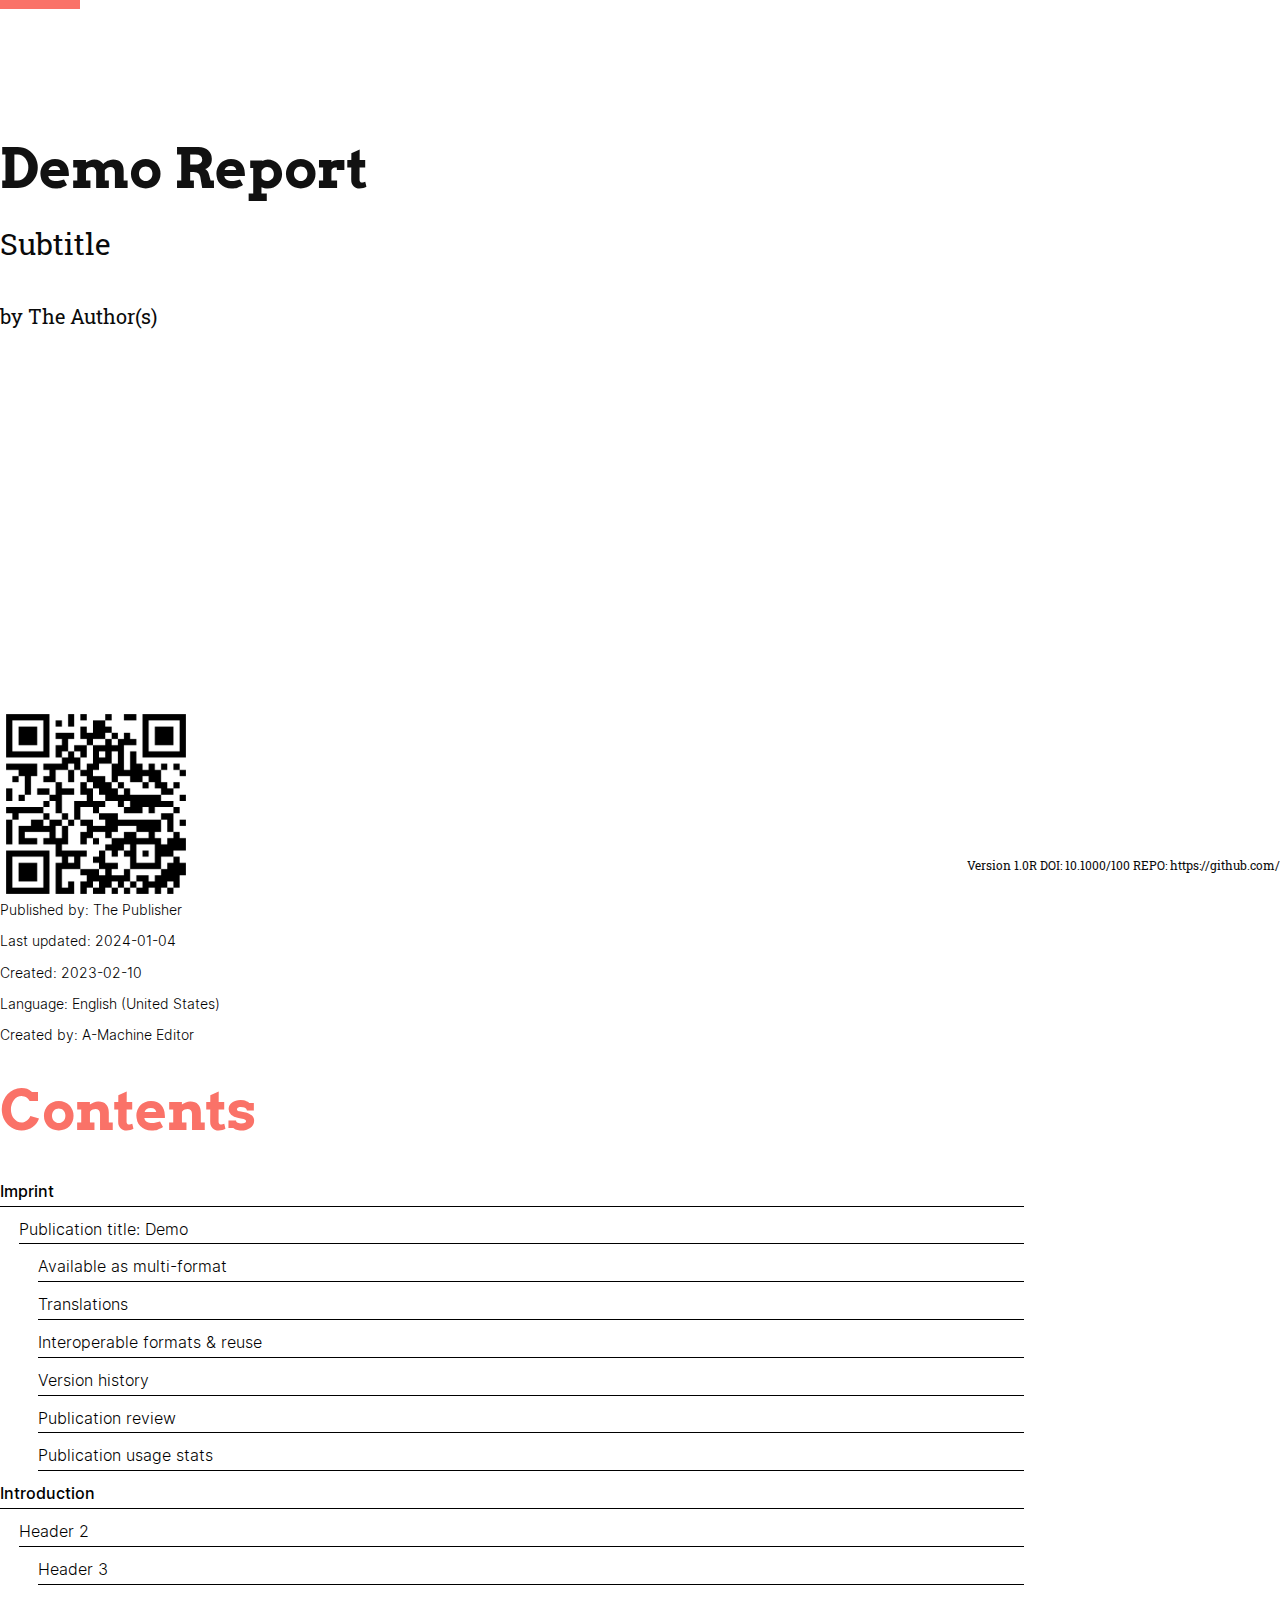
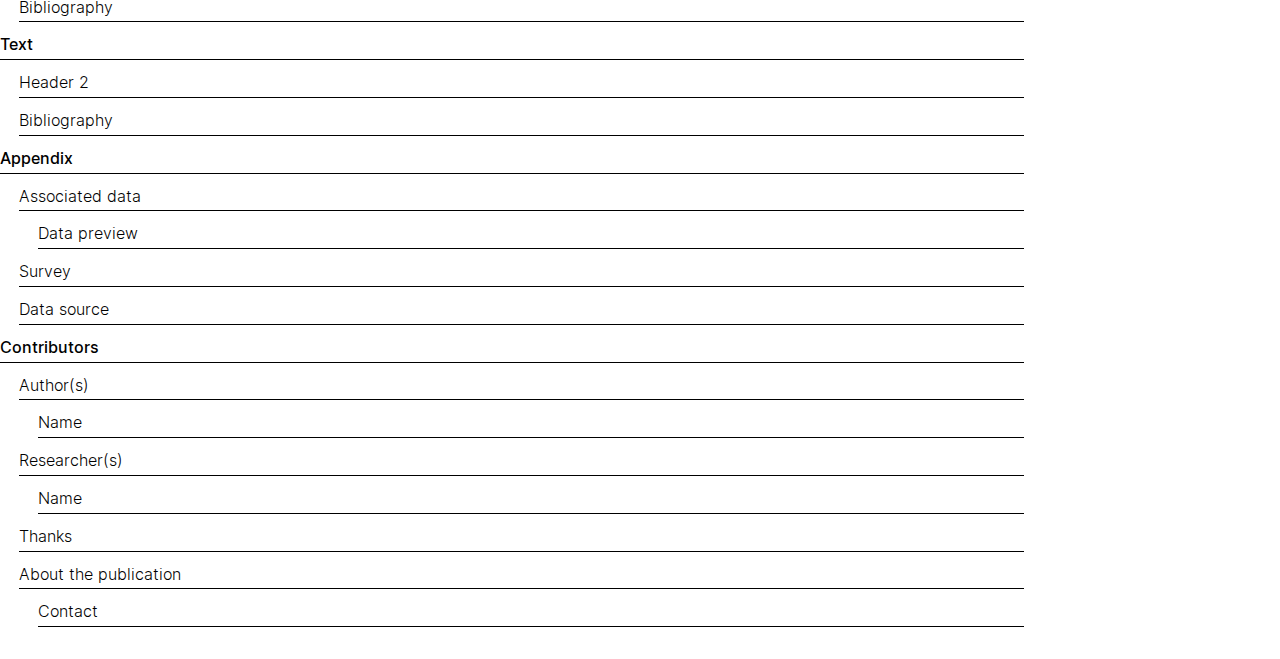
<file: html/index.html>
<!DOCTYPE html>
<html lang="en">
  <head>
    <meta charset="utf-8">
    </meta>
    <title>Demo Report</title>
    <link type="text/css" rel="stylesheet" href="css/book.css" />
    <link type="text/css" rel="stylesheet" href="css/appaloosa.css" />
  </head>
  <body class="book-index">
    <div class="titlepage frontmatter">
      <h1 class="booktitle">Demo Report</h1>
      <h2 class="booksubtitle">Subtitle</h2>
      <h3 class="bookauthor">by The Author(s)</h3>
      <h4 class="bookversion">Version 1.0R DOI: 10.1000/100 REPO: https://github.com/</h4>
    </div>
    <div class="copyrightpage frontmatter">
      <p>Published by: The Publisher</p>
      <p>Last updated: 2024-01-04</p>
      <p>Created: 2023-02-10</p>
      <p>Language: English (United States)</p>
      <p>Created by: A-Machine Editor</p>
    </div>
    <div class="tocpage frontmatter">
      <nav role="doc-toc">
        <ol>
          <li>
            <a href="document-1.html#_1_0">
              Imprint
            </a>
            <ol>
              <li>
                <a href="document-1.html#H6864698">
                  Publication title: Demo
                </a>
                <ol>
                  <li>
                    <a href="document-1.html#H8085668">
                      Available as multi-format
                    </a>
                  </li>
                  <li>
                    <a href="document-1.html#H5866075">
                      Translations
                    </a>
                  </li>
                  <li>
                    <a href="document-1.html#H4022411">
                      Interoperable formats &amp; reuse
                    </a>
                  </li>
                  <li>
                    <a href="document-1.html#H288689">
                      Version history
                    </a>
                  </li>
                  <li>
                    <a href="document-1.html#H3767141">
                      Publication review
                    </a>
                  </li>
                  <li>
                    <a href="document-1.html#H3133638">
                      Publication usage stats
                    </a>
                  </li>
                </ol>
              </li>
            </ol>
          </li>
          <li>
            <a href="document-2.html#_2_0">
              Introduction
            </a>
            <ol>
              <li>
                <a href="document-2.html#H152469">
                  Header 2
                </a>
                <ol>
                  <li>
                    <a href="document-2.html#H940055">
                      Header 3
                    </a>
                    <ol>
                      <li>
                        <a href="document-2.html#H1559559">
                          Header 4
                        </a>
                        <ol>
                          <li>
                            <a href="document-2.html#H7046962">
                              Header 5
                            </a>
                            <ol>
                              <li>
                                <a href="document-2.html#H2507771">
                                  Header 6
                                </a>
                              </li>
                            </ol>
                          </li>
                        </ol>
                      </li>
                    </ol>
                  </li>
                </ol>
              </li>
              <li>
                <a href="document-2.html#_2_1">
                  Bibliography
                </a>
              </li>
            </ol>
          </li>
          <li>
            <a href="document-3.html#_3_0">
              Text
            </a>
            <ol>
              <li>
                <a href="document-3.html#H3719843">
                  Header 2
                </a>
              </li>
              <li>
                <a href="document-3.html#_3_1">
                  Bibliography
                </a>
              </li>
            </ol>
          </li>
          <li>
            <a href="document-4.html#_4_0">
              Appendix
            </a>
            <ol>
              <li>
                <a href="document-4.html#H2118760">
                  Associated data
                </a>
                <ol>
                  <li>
                    <a href="document-4.html#H298432">
                      Data preview
                    </a>
                  </li>
                </ol>
              </li>
              <li>
                <a href="document-4.html#H3599814">
                  Survey
                </a>
              </li>
              <li>
                <a href="document-4.html#H1181349">
                  Data source
                </a>
              </li>
            </ol>
          </li>
          <li>
            <a href="document-5.html#_5_0">
              Contributors
            </a>
            <ol>
              <li>
                <a href="document-5.html#H8801368">
                  Author(s)
                </a>
                <ol>
                  <li>
                    <a href="document-5.html#H7011072">
                      Name
                    </a>
                  </li>
                </ol>
              </li>
              <li>
                <a href="document-5.html#H319339">
                  Researcher(s)
                </a>
                <ol>
                  <li>
                    <a href="document-5.html#H9896496">
                      Name
                    </a>
                  </li>
                </ol>
              </li>
              <li>
                <a href="document-5.html#H1663104">
                  Thanks
                </a>
              </li>
              <li>
                <a href="document-5.html#H6025747">
                  About the publication
                </a>
                <ol>
                  <li>
                    <a href="document-5.html#H5417875">
                      Contact
                    </a>
                    <ol>
                      <li>
                        <a href="document-5.html#H4140235">
                          Organisation name
                        </a>
                        <ol>
                          <li>
                            <a href="document-5.html#H5096991">
                              Find the publication online
                            </a>
                          </li>
                        </ol>
                      </li>
                    </ol>
                  </li>
                </ol>
              </li>
            </ol>
          </li>
        </ol>
      </nav>
    </div>
  </body>
</html>
</file>
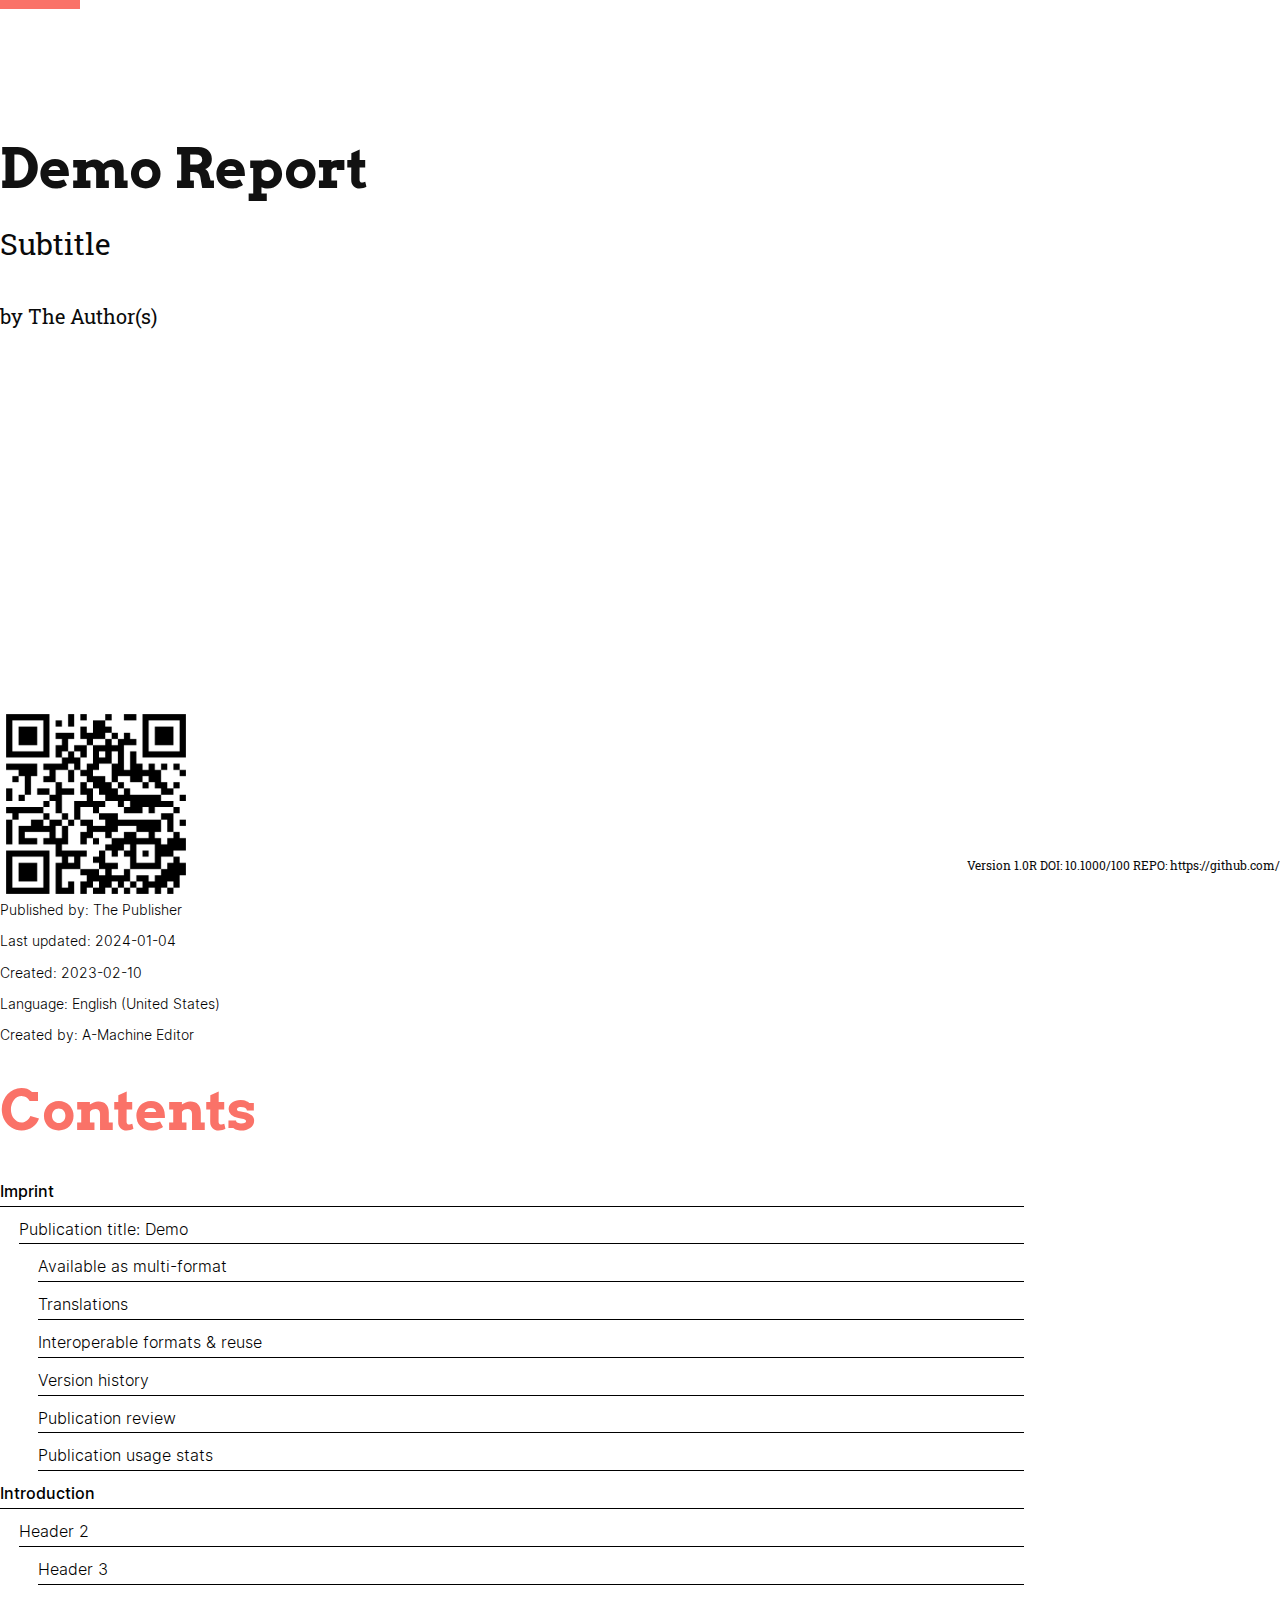
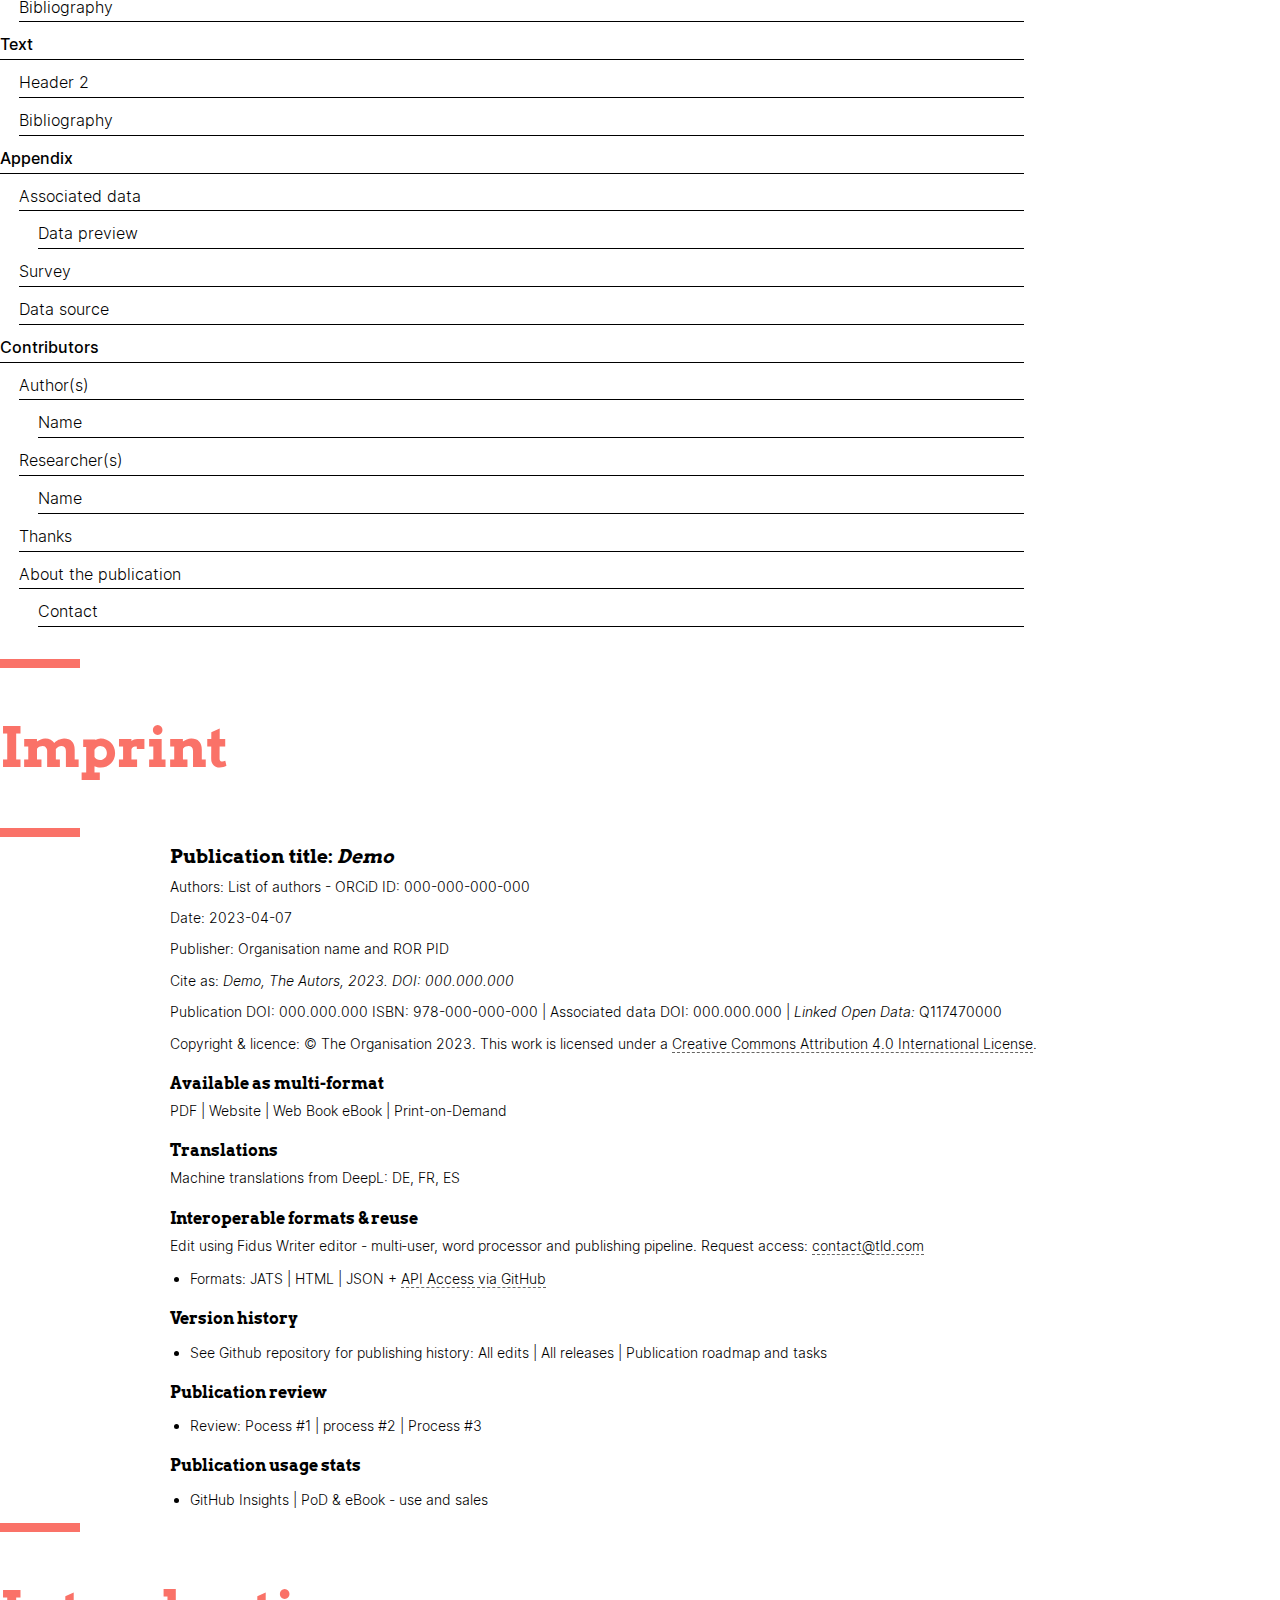
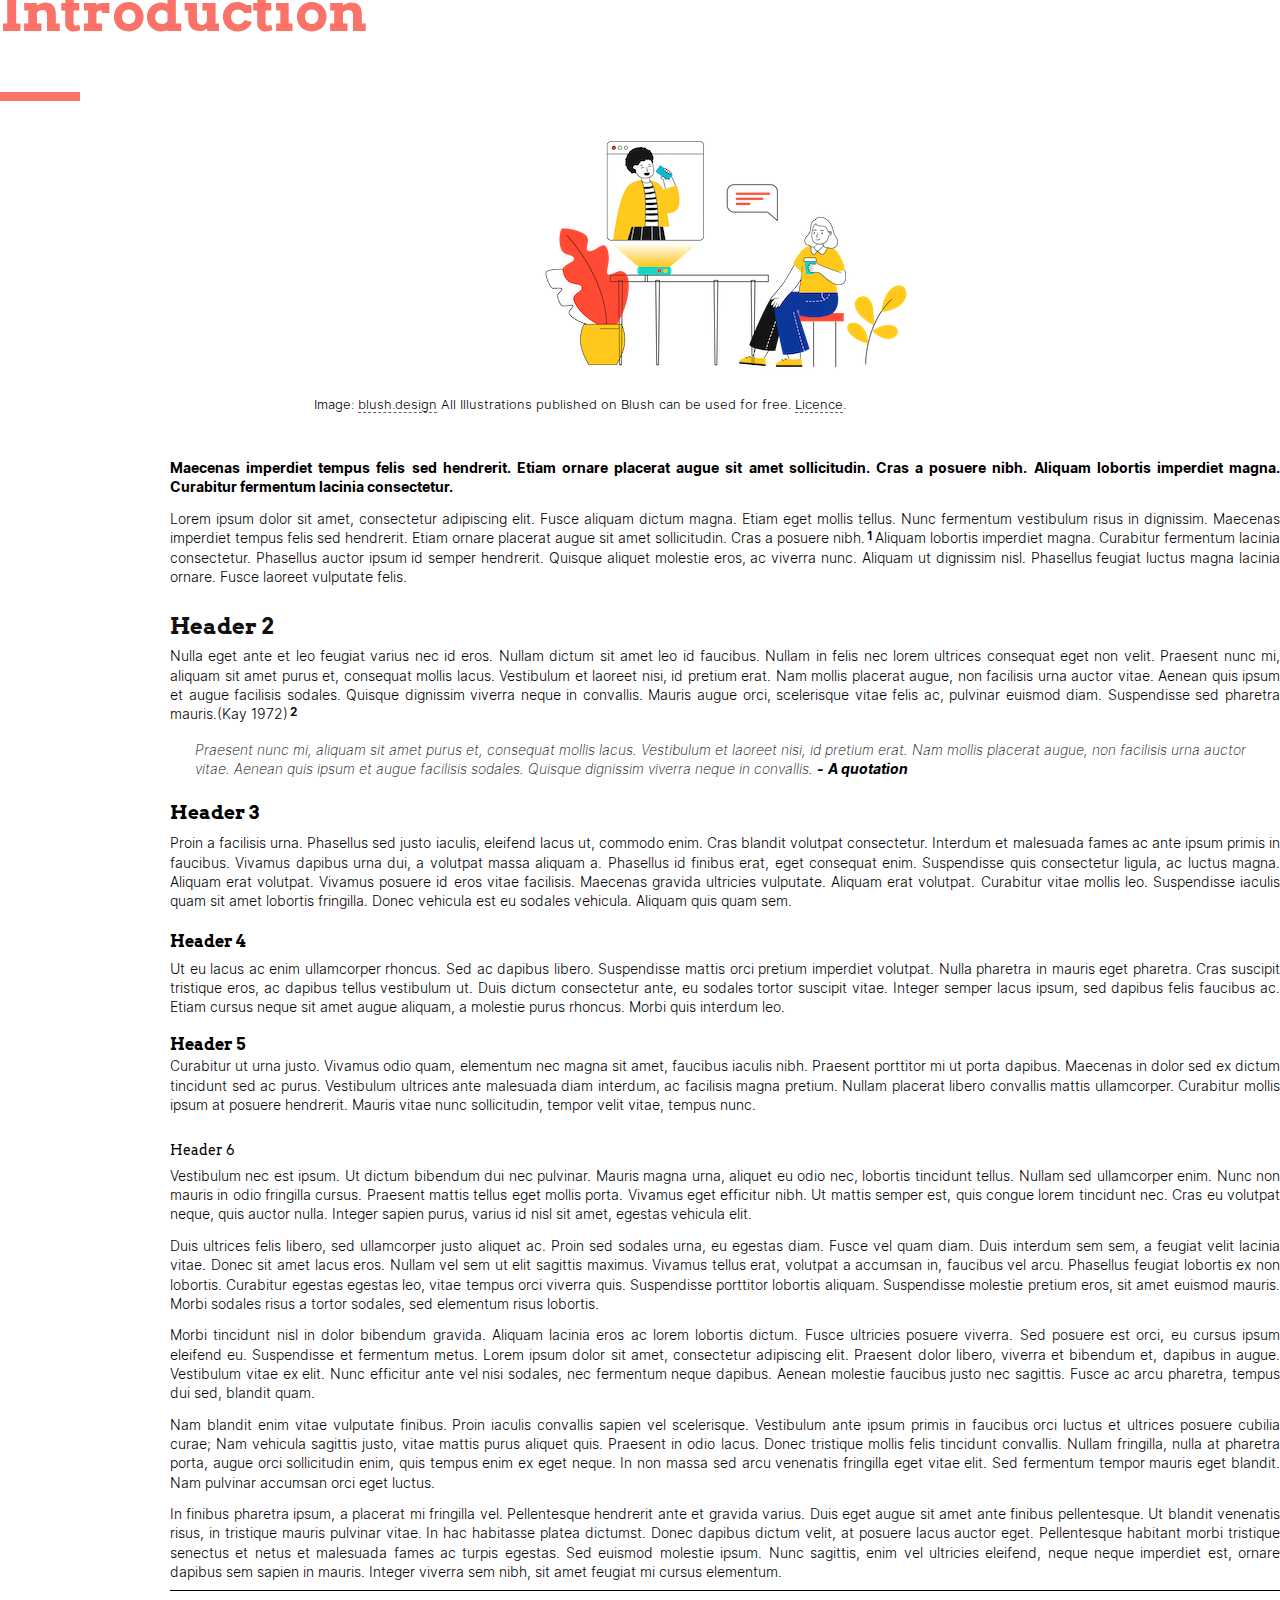
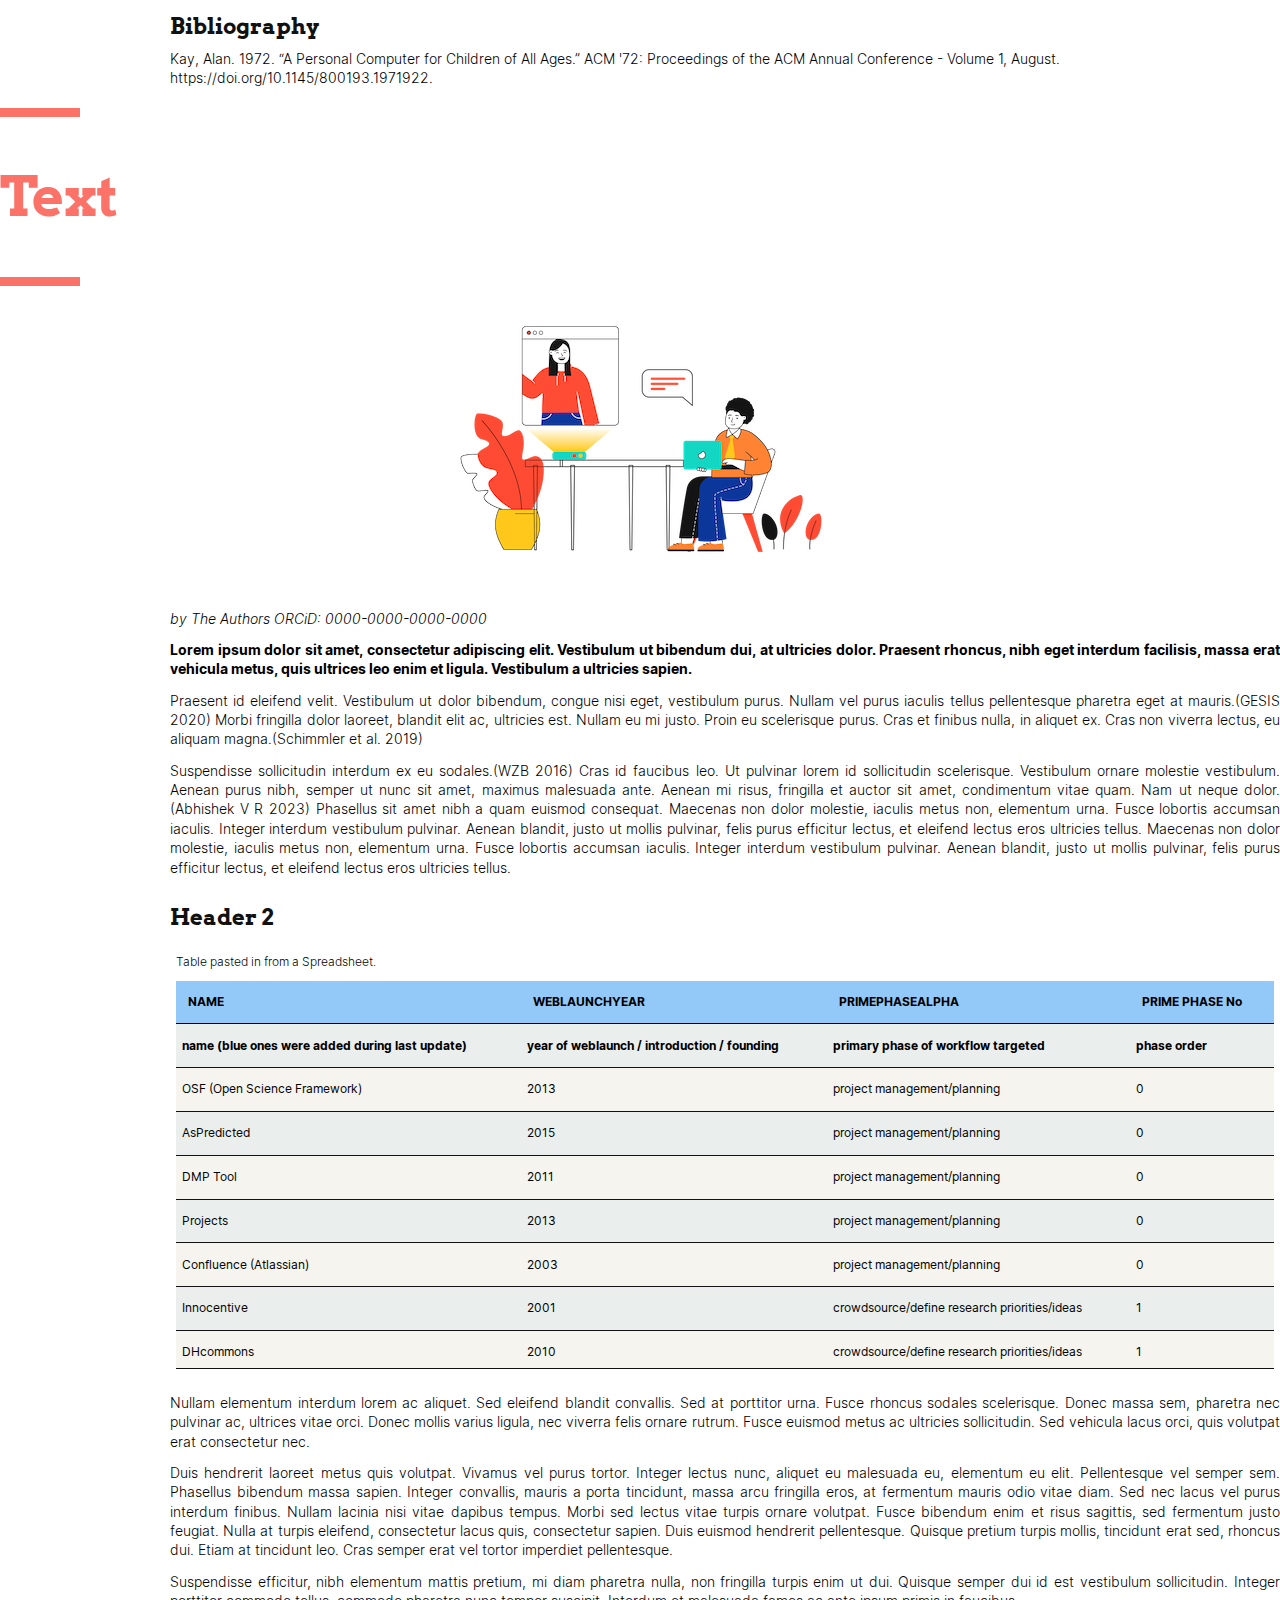
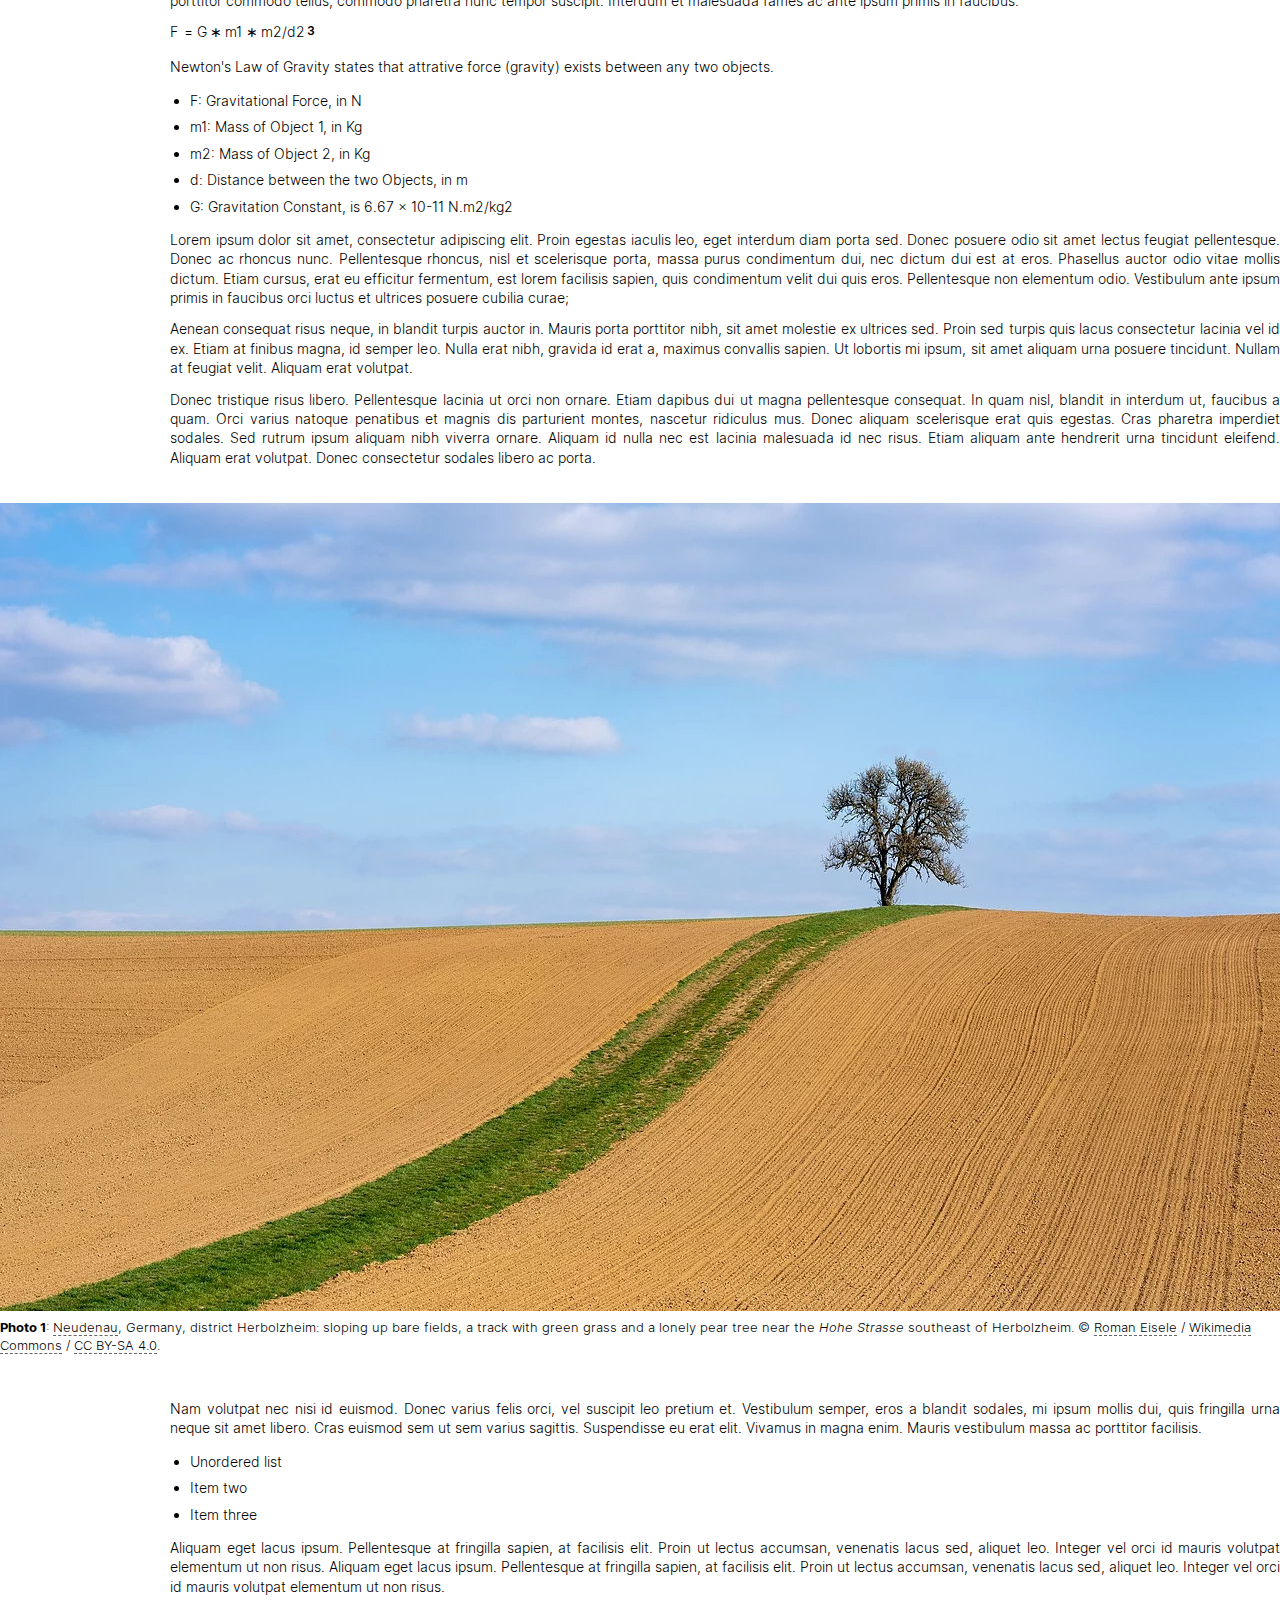
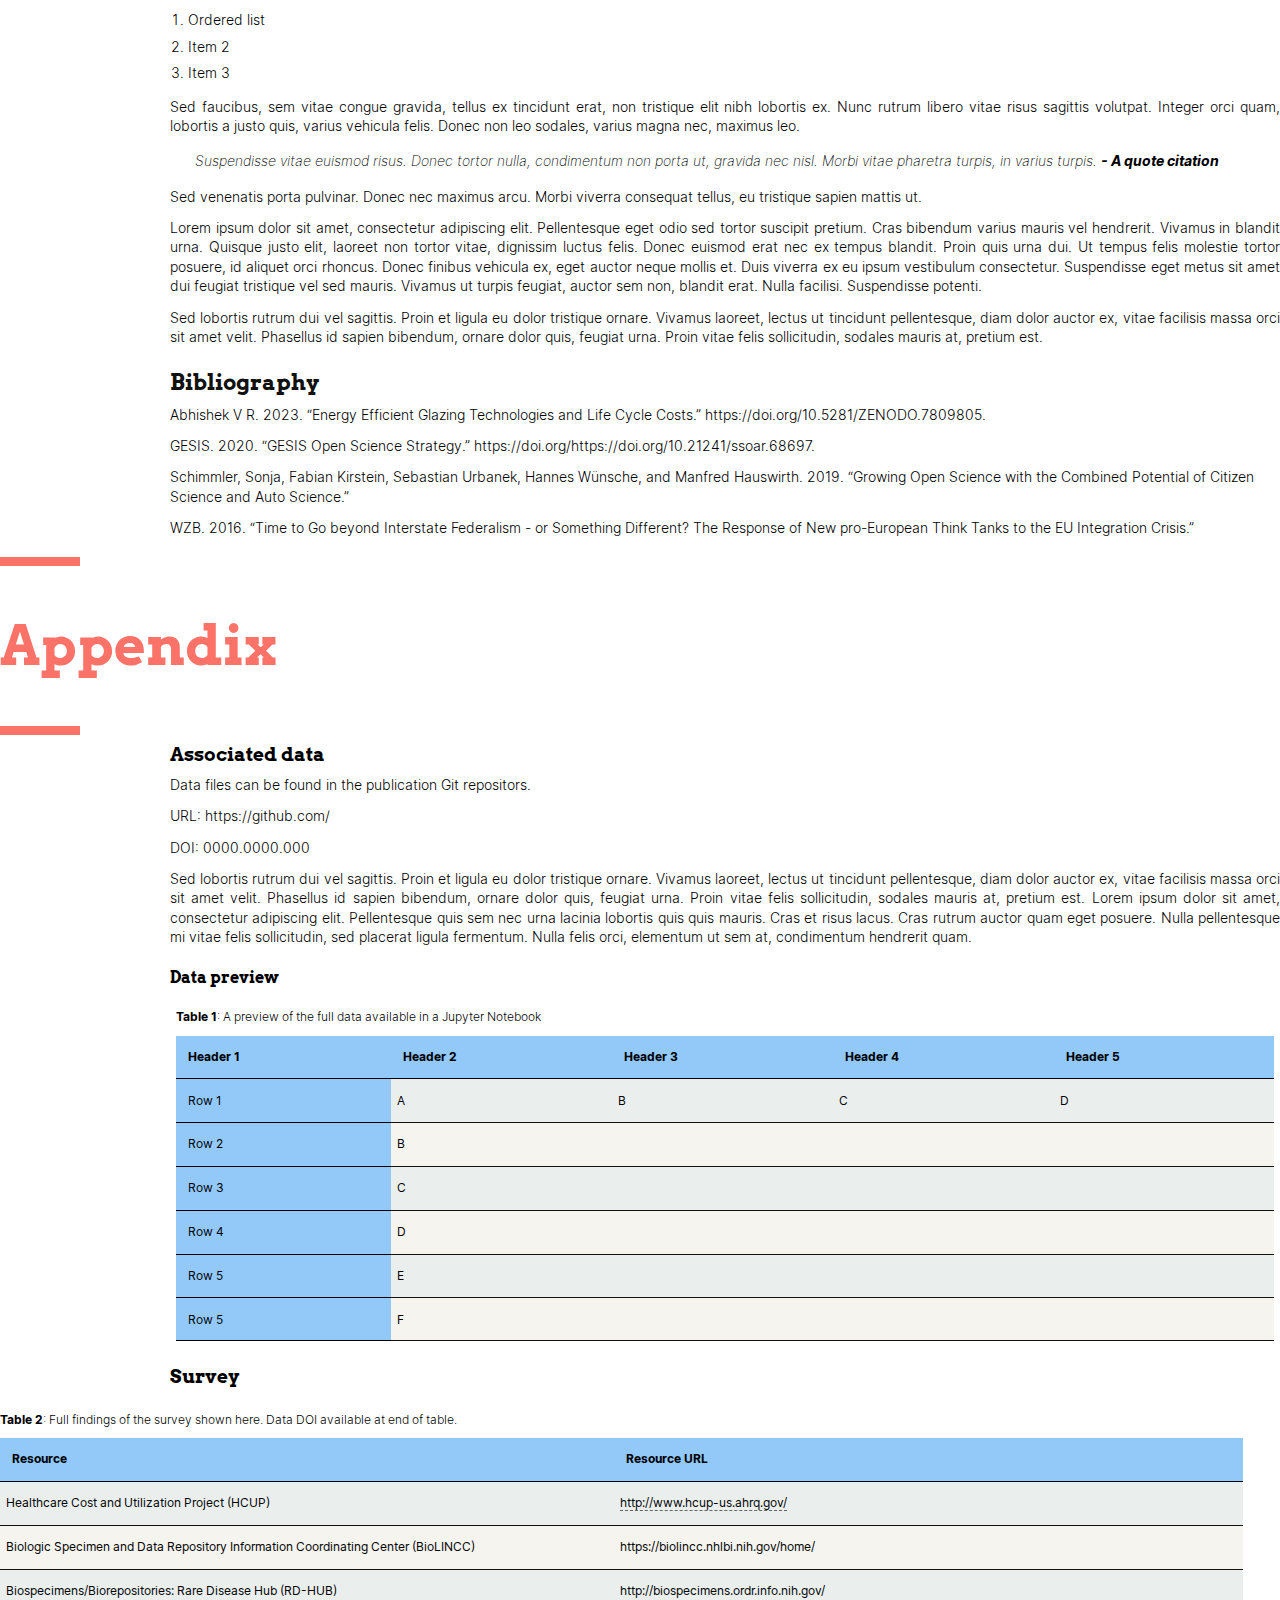
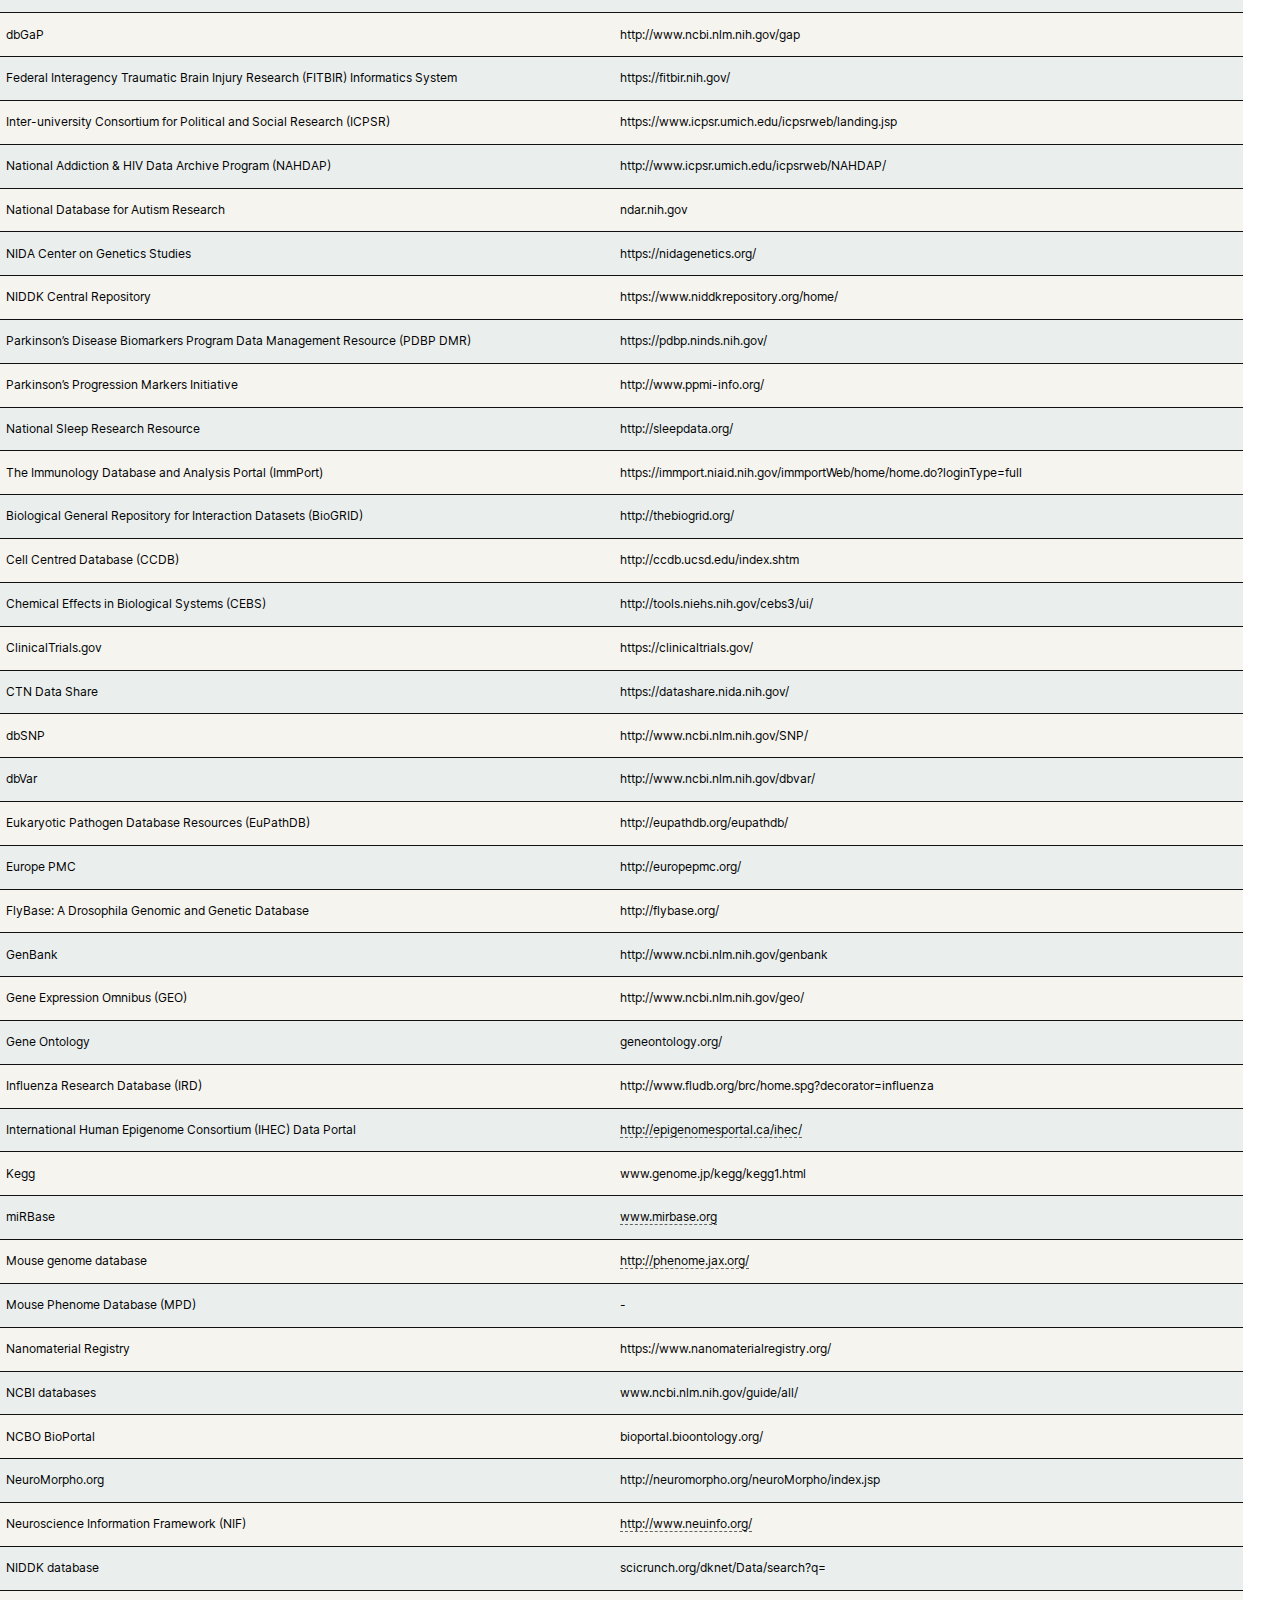
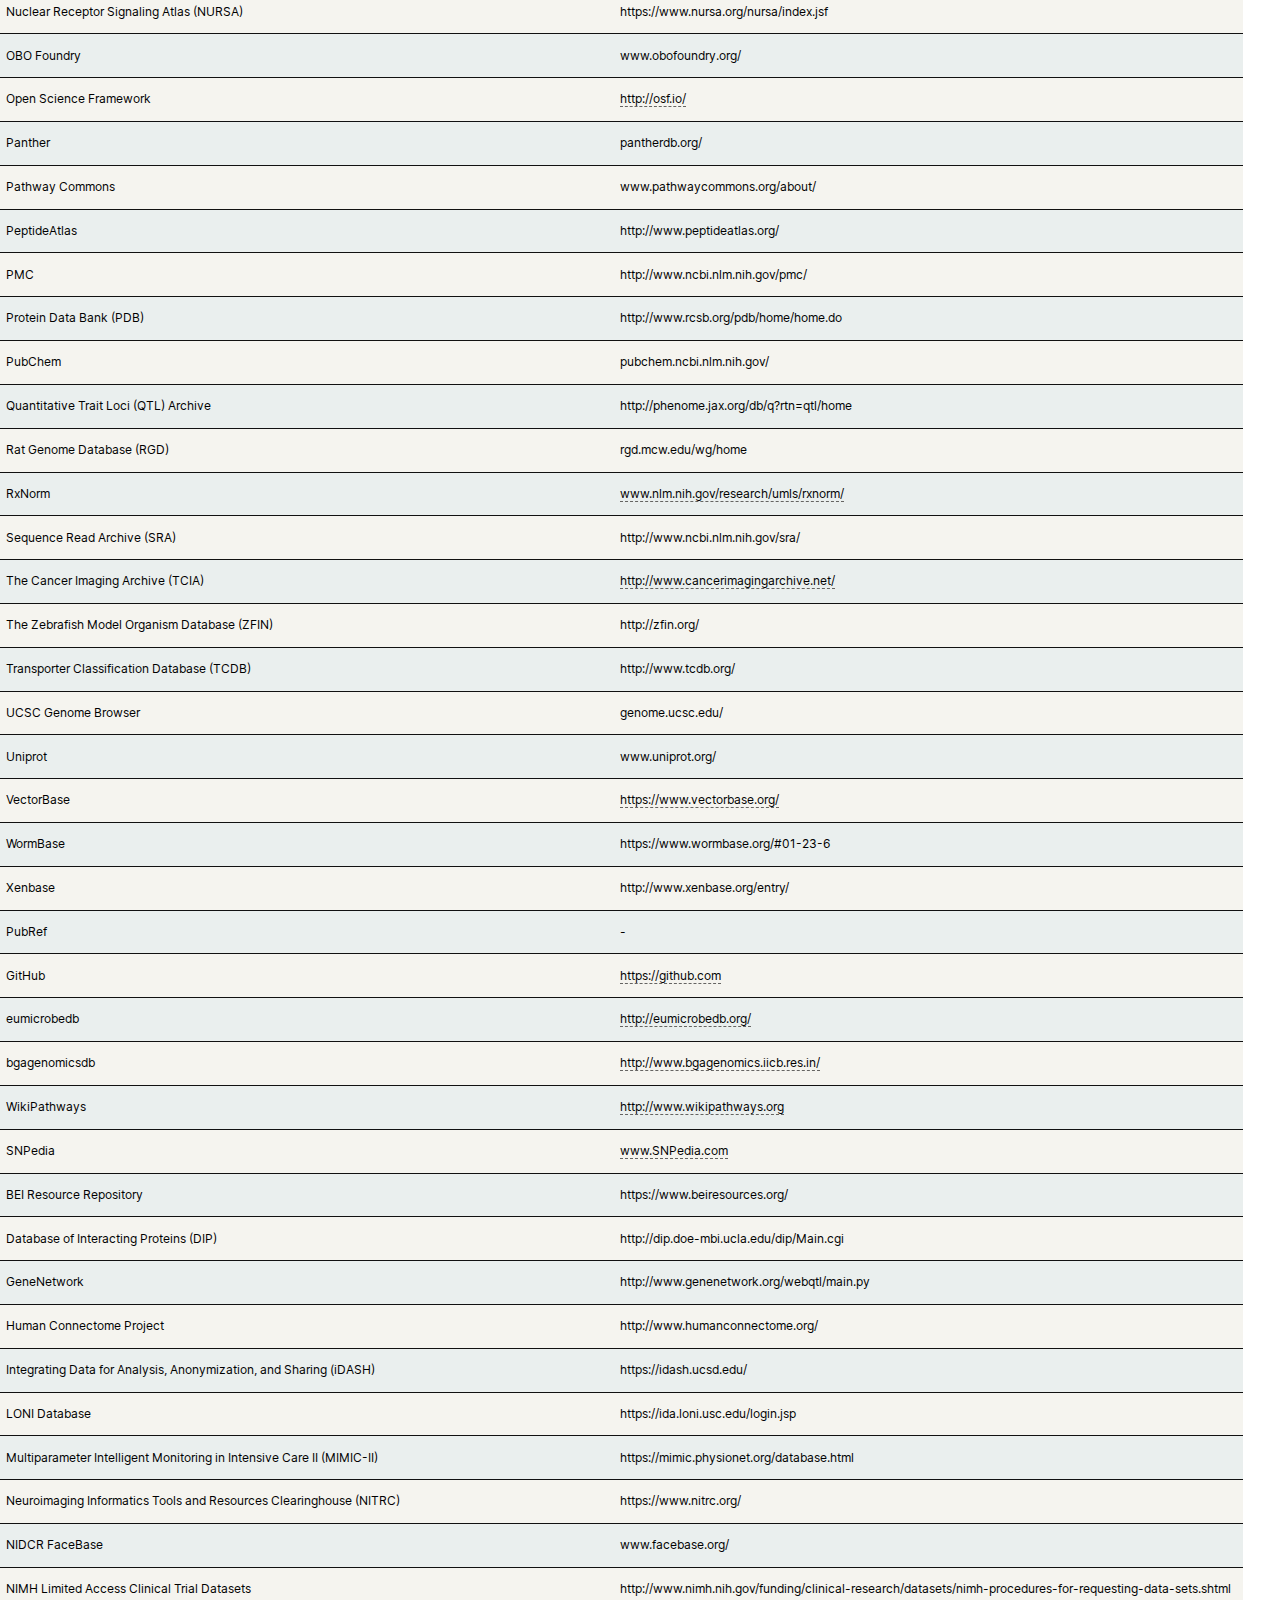
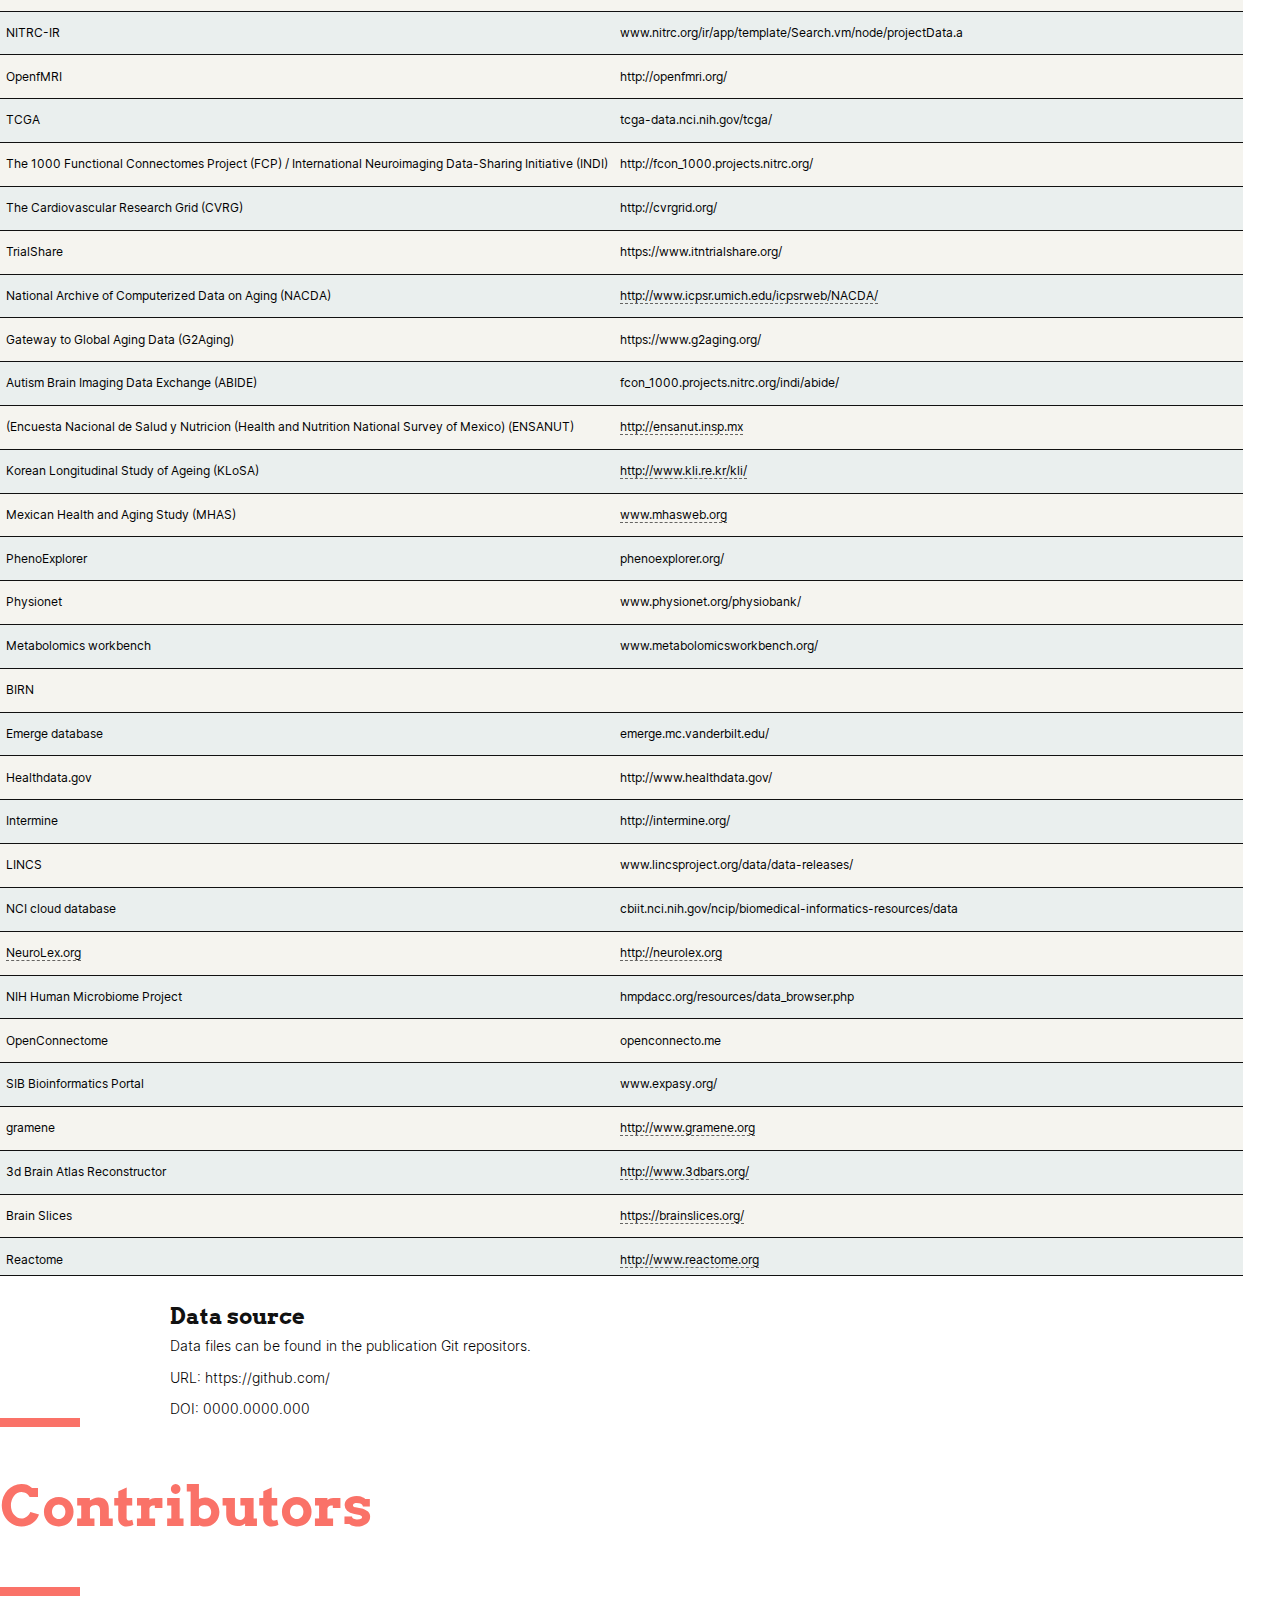
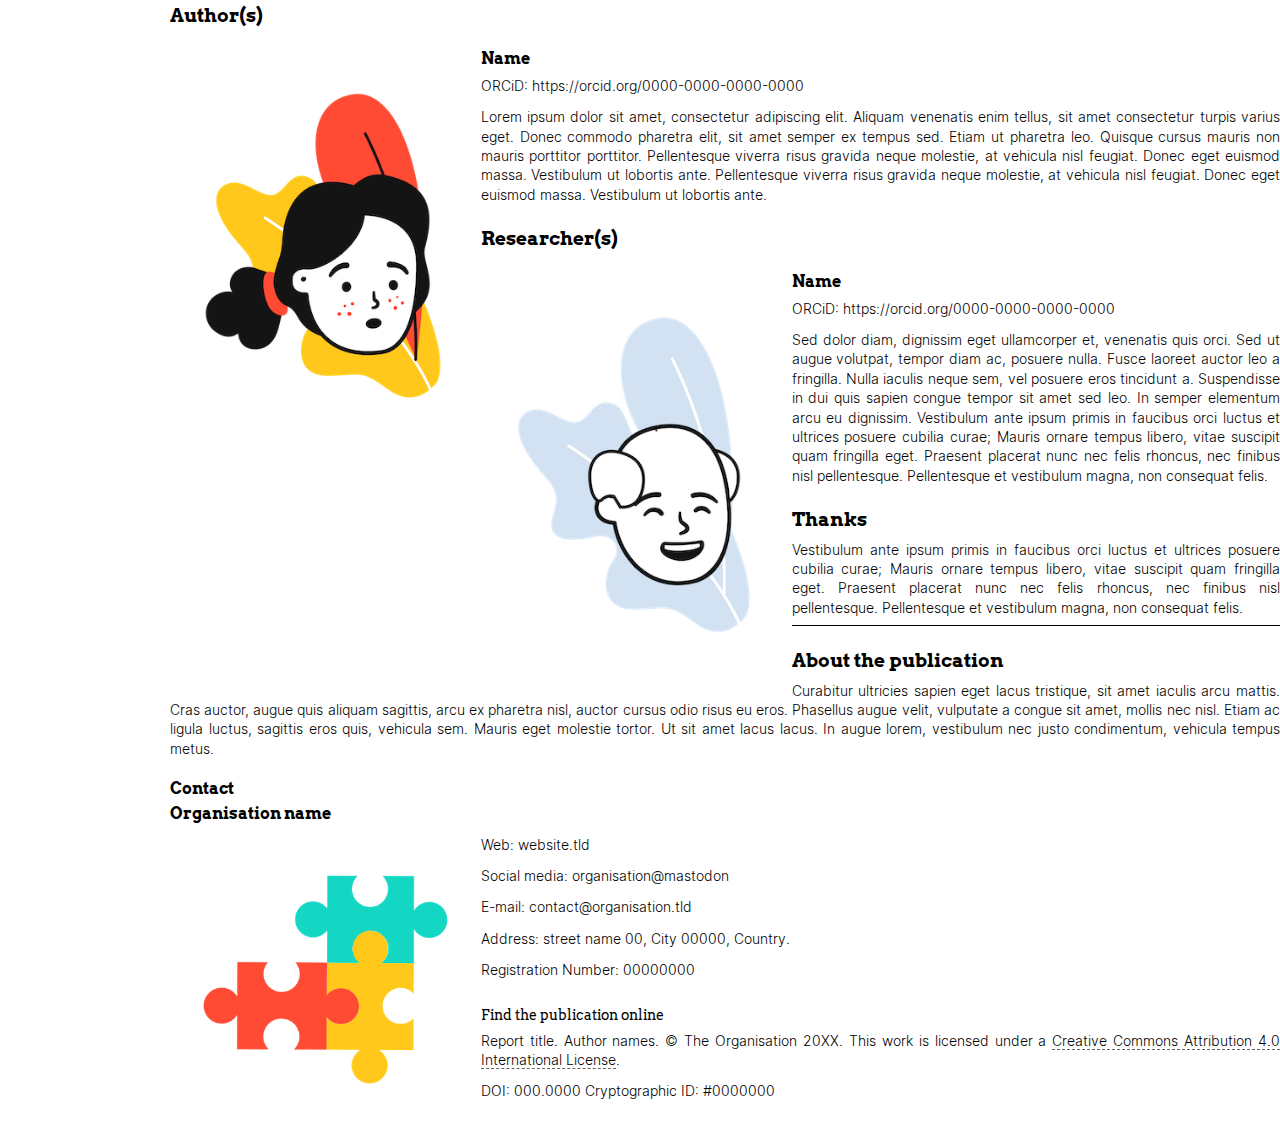
<file: uhtml/index.html>
<!DOCTYPE html>
<html lang="en">
  <head>
    <meta charset="UTF-8">
    <title>Demo Report</title>
    <link type="text/css" rel="stylesheet" href="css/book.css" />
    <style>
      a.fn {
        -adapt-template: url(data:application/xml,%3Chtml%20xmlns=%22http://www.w3.org/1999/xhtml%22%20xmlns:s=%22http://www.pyroxy.com/ns/shadow%22%3E%3Chead%3E%3Cstyle%3E.footnote-content%7Bfloat:footnote%7D%3C/style%3E%3C/head%3E%3Cbody%3E%3Cs:template%20id=%22footnote%22%3E%3Cs:content/%3E%3Cs:include%20class=%22footnote-content%22/%3E%3C/s:template%3E%3C/body%3E%3C/html%3E#footnote);
        text-decoration: none;
        color: inherit;
        vertical-align: baseline;
        font-size: 70%;
        position: relative;
        top: -0.3em;
      }
      body {
        background-color: white;
      }
      section[role=doc-footnote] .footnote-counter:after {
        content: ". ";
      }
      section.fnlist {
        display: none;
      }
      section:footnote-content {
        display: block;
        font-style: normal;
        font-weight: normal;
        text-decoration: none;
      }
      .table-of-contents a {
        display: inline-flex;
        width: 100%;
        text-decoration: none;
        color: currentColor;
        break-inside: avoid;
        align-items: baseline;
      }
      .table-of-contents a::before {
        margin-left: 1px;
        margin-right: 1px;
        border-bottom: solid 1px lightgray;
        content: "";
        order: 1;
        flex: auto;
      }
      .table-of-contents a::after {
        text-align: right;
        content: target-counter(attr(href, url), page);
        align-self: flex-end;
        flex: none;
        order: 2;
      }
      @page {
        size: A4;
        @top-center {
          content: env(doc-title);
        }
        @bottom-center {
          content: counter(page);
        }
      }
      @page :first {
        @bottom-center {
          content: normal;
        }
        @top-center {
          content: normal;
        }
      }
      figure img {
        max-width: 100%;
      }
      .article-title {
        page-break-before: right;
      }
      h1.part {
        page-break-before: right;
      }
      .copyrightpage {
        page-break-before: left;
      }
      .tocpage {
        page-break-before: right;
      }
      .booktitle {
        text-align: center;
      }
    </style>
    <link type="text/css" rel="stylesheet" href="css/appaloosa.css" />
  </head>
  <body class="user-contents">
    <div class="titlepage frontmatter">
      <h1 class="booktitle">Demo Report</h1>
      <h2 class="booksubtitle">Subtitle</h2>
      <h3 class="bookauthor">by The Author(s)</h3>
      <h4 class="bookversion">Version 1.0R DOI: 10.1000/100 REPO: https://github.com/</h4>
    </div>
    <div class="copyrightpage frontmatter">
      <p>Published by: The Publisher</p>
      <p>Last updated: 2024-01-04</p>
      <p>Created: 2023-02-10</p>
      <p>Language: English (United States)</p>
      <p>Created by: A-Machine Editor</p>
    </div>
    <div class="tocpage frontmatter">
      <nav role="doc-toc">
        <ol>
          <li>
            <a href="#_1_0">
              Imprint
            </a>
            <ol>
              <li>
                <a href="#H6864698">
                  Publication title: Demo
                </a>
                <ol>
                  <li>
                    <a href="#H8085668">
                      Available as multi-format
                    </a>
                  </li>
                  <li>
                    <a href="#H5866075">
                      Translations
                    </a>
                  </li>
                  <li>
                    <a href="#H4022411">
                      Interoperable formats &amp; reuse
                    </a>
                  </li>
                  <li>
                    <a href="#H288689">
                      Version history
                    </a>
                  </li>
                  <li>
                    <a href="#H3767141">
                      Publication review
                    </a>
                  </li>
                  <li>
                    <a href="#H3133638">
                      Publication usage stats
                    </a>
                  </li>
                </ol>
              </li>
            </ol>
          </li>
          <li>
            <a href="#_2_0">
              Introduction
            </a>
            <ol>
              <li>
                <a href="#H152469">
                  Header 2
                </a>
                <ol>
                  <li>
                    <a href="#H940055">
                      Header 3
                    </a>
                    <ol>
                      <li>
                        <a href="#H1559559">
                          Header 4
                        </a>
                        <ol>
                          <li>
                            <a href="#H7046962">
                              Header 5
                            </a>
                            <ol>
                              <li>
                                <a href="#H2507771">
                                  Header 6
                                </a>
                              </li>
                            </ol>
                          </li>
                        </ol>
                      </li>
                    </ol>
                  </li>
                </ol>
              </li>
              <li>
                <a href="#_2_1">
                  Bibliography
                </a>
              </li>
            </ol>
          </li>
          <li>
            <a href="#_3_0">
              Text
            </a>
            <ol>
              <li>
                <a href="#H3719843">
                  Header 2
                </a>
              </li>
              <li>
                <a href="#_3_1">
                  Bibliography
                </a>
              </li>
            </ol>
          </li>
          <li>
            <a href="#_4_0">
              Appendix
            </a>
            <ol>
              <li>
                <a href="#H2118760">
                  Associated data
                </a>
                <ol>
                  <li>
                    <a href="#H298432">
                      Data preview
                    </a>
                  </li>
                </ol>
              </li>
              <li>
                <a href="#H3599814">
                  Survey
                </a>
              </li>
              <li>
                <a href="#H1181349">
                  Data source
                </a>
              </li>
            </ol>
          </li>
          <li>
            <a href="#_5_0">
              Contributors
            </a>
            <ol>
              <li>
                <a href="#H8801368">
                  Author(s)
                </a>
                <ol>
                  <li>
                    <a href="#H7011072">
                      Name
                    </a>
                  </li>
                </ol>
              </li>
              <li>
                <a href="#H319339">
                  Researcher(s)
                </a>
                <ol>
                  <li>
                    <a href="#H9896496">
                      Name
                    </a>
                  </li>
                </ol>
              </li>
              <li>
                <a href="#H1663104">
                  Thanks
                </a>
              </li>
              <li>
                <a href="#H6025747">
                  About the publication
                </a>
                <ol>
                  <li>
                    <a href="#H5417875">
                      Contact
                    </a>
                    <ol>
                      <li>
                        <a href="#H4140235">
                          Organisation name
                        </a>
                        <ol>
                          <li>
                            <a href="#H5096991">
                              Find the publication online
                            </a>
                          </li>
                        </ol>
                      </li>
                    </ol>
                  </li>
                </ol>
              </li>
            </ol>
          </li>
        </ol>
      </nav>
    </div>
    <div class="article-part article-title" id="_1_0">Imprint</div>
    <div class="article-part article-richtext article-body">
      <h3 id="H6864698">Publication title: <em>Demo </em></h3>
      <p>Authors: List of authors - ORCiD ID:&nbsp;000-000-000-000</p>
      <p>Date: 2023-04-07</p>
      <p>Publisher: Organisation name and ROR PID</p>
      <p>Cite as: <em>Demo, The Autors, 2023. DOI:</em>&nbsp;<em>000.000.000</em></p>
      <p>Publication DOI:&nbsp;000.000.000 ISBN:&nbsp;978-000-000-000 | Associated data DOI:&nbsp;000.000.000 | <em>Linked Open Data: </em>Q117470000</p>
      <p>Copyright &amp; licence: © The Organisation 2023. This work is licensed under a <a href="https://creativecommons.org/licenses/by/4.0/">Creative Commons Attribution 4.0 International License</a>.</p>
      <h4 id="H8085668">Available as multi-format</h4>
      <p>PDF | Website | Web Book eBook | Print-on-Demand </p>
      <h4 id="H5866075">Translations</h4>
      <p>Machine translations from DeepL: DE, FR, ES </p>
      <h4 id="H4022411">Interoperable formats &amp; reuse</h4>
      <p>Edit using Fidus Writer editor - multi‑user, word<strong>&nbsp;</strong>processor and publishing pipeline. Request access: <a href="contact@tld.com" title="contact@tld.com">contact@tld.com</a></p>
      <ul id="L54783141">
        <li>
          <p>Formats: JATS | HTML | JSON + <a href="https://docs.github.com/en/rest/guides/getting-started-with-the-rest-api?apiVersion=2022-11-28" title="https://docs.github.com/en/rest/guides/getting-started-with-the-rest-api?apiVersion=2022-11-28">API Access via GitHub</a></p>
        </li>
      </ul>
      <h4 id="H288689">Version history</h4>
      <ul id="L33180861">
        <li>
          <p>See Github repository for publishing history: All edits | All releases | Publication roadmap and tasks</p>
        </li>
      </ul>
      <h4 id="H3767141">Publication review </h4>
      <ul id="L42019961">
        <li>
          <p>Review: Pocess #1 | process #2 | Process #3</p>
        </li>
      </ul>
      <h4 id="H3133638">Publication usage stats</h4>
      <ul id="L37979481">
        <li>
          <p>GitHub Insights | PoD &amp; eBook - use and sales</p>
        </li>
      </ul>
    </div>
    <section class="fnlist" role="doc-footnotes"></section>
    <div class="article-part article-title" id="_2_0">Introduction</div>
    <div class="article-part article-richtext article-body">
      <figure id="F94100281" class="aligned-center image-width-75" data-aligned="center" data-width="75" data-category="none"><img src="images/61c76874-4adf-40b2-9803-0a3db690688c.png">
        <figcaption><span class="label"></span><span class="text">Image: <a href="https://blush.design/" title="https://blush.design/">blush.design</a> All Illustrations published on Blush can be used for free. <a href="https://blush.design/license" title="https://blush.design/license">Licence</a>.</span></figcaption>
      </figure>
      <p><strong>Maecenas imperdiet tempus felis sed hendrerit. Etiam ornare placerat augue sit amet sollicitudin. Cras a posuere nibh. Aliquam lobortis imperdiet magna. Curabitur fermentum lacinia consectetur.</strong></p>
      <p>Lorem ipsum dolor sit amet, consectetur adipiscing elit. Fusce aliquam dictum magna. Etiam eget mollis tellus. Nunc fermentum vestibulum risus in dignissim. Maecenas imperdiet tempus felis sed hendrerit. Etiam ornare placerat augue sit amet sollicitudin. Cras a posuere nibh.<a href="#fn1" class="fn"><span class="footnote-counter" data-chapter-counter="1" data-book-counter="1"></span></a> Aliquam lobortis imperdiet magna. Curabitur fermentum lacinia consectetur. Phasellus auctor ipsum id semper hendrerit. Quisque aliquet molestie eros, ac viverra nunc. Aliquam ut dignissim nisl. Phasellus feugiat luctus magna lacinia ornare. Fusce laoreet vulputate felis.</p>
      <h2 id="H152469">Header 2</h2>
      <p>Nulla eget ante et leo feugiat varius nec id eros. Nullam dictum sit amet leo id faucibus. Nullam in felis nec lorem ultrices consequat eget non velit. Praesent nunc mi, aliquam sit amet purus et, consequat mollis lacus. Vestibulum et laoreet nisi, id pretium erat. Nam mollis placerat augue, non facilisis urna auctor vitae. Aenean quis ipsum et augue facilisis sodales. Quisque dignissim viverra neque in convallis. Mauris augue orci, scelerisque vitae felis ac, pulvinar euismod diam. Suspendisse sed pharetra mauris.<span class="citation">(Kay 1972)</span><a href="#fn2" class="fn"><span class="footnote-counter" data-chapter-counter="2" data-book-counter="2"></span></a></p>
      <blockquote>
        <p>Praesent nunc mi, aliquam sit amet purus et, consequat mollis lacus. Vestibulum et laoreet nisi, id pretium erat. Nam mollis placerat augue, non facilisis urna auctor vitae. Aenean quis ipsum et augue facilisis sodales. Quisque dignissim viverra neque in convallis. <em><strong>-</strong></em> <em><strong>A quotation</strong></em></p>
      </blockquote>
      <h3 id="H940055">Header 3</h3>
      <p>Proin a facilisis urna. Phasellus sed justo iaculis, eleifend lacus ut, commodo enim. Cras blandit volutpat consectetur. Interdum et malesuada fames ac ante ipsum primis in faucibus. Vivamus dapibus urna dui, a volutpat massa aliquam a. Phasellus id finibus erat, eget consequat enim. Suspendisse quis consectetur ligula, ac luctus magna. Aliquam erat volutpat. Vivamus posuere id eros vitae facilisis. Maecenas gravida ultricies vulputate. Aliquam erat volutpat. Curabitur vitae mollis leo. Suspendisse iaculis quam sit amet lobortis fringilla. Donec vehicula est eu sodales vehicula. Aliquam quis quam sem.</p>
      <h4 id="H1559559">Header 4</h4>
      <p>Ut eu lacus ac enim ullamcorper rhoncus. Sed ac dapibus libero. Suspendisse mattis orci pretium imperdiet volutpat. Nulla pharetra in mauris eget pharetra. Cras suscipit tristique eros, ac dapibus tellus vestibulum ut. Duis dictum consectetur ante, eu sodales tortor suscipit vitae. Integer semper lacus ipsum, sed dapibus felis faucibus ac. Etiam cursus neque sit amet augue aliquam, a molestie purus rhoncus. Morbi quis interdum leo.</p>
      <h5 id="H7046962">Header 5</h5>
      <p>Curabitur ut urna justo. Vivamus odio quam, elementum nec magna sit amet, faucibus iaculis nibh. Praesent porttitor mi ut porta dapibus. Maecenas in dolor sed ex dictum tincidunt sed ac purus. Vestibulum ultrices ante malesuada diam interdum, ac facilisis magna pretium. Nullam placerat libero convallis mattis ullamcorper. Curabitur mollis ipsum at posuere hendrerit. Mauris vitae nunc sollicitudin, tempor velit vitae, tempus nunc.</p>
      <h6 id="H2507771">Header 6</h6>
      <p>Vestibulum nec est ipsum. Ut dictum bibendum dui nec pulvinar. Mauris magna urna, aliquet eu odio nec, lobortis tincidunt tellus. Nullam sed ullamcorper enim. Nunc non mauris in odio fringilla cursus. Praesent mattis tellus eget mollis porta. Vivamus eget efficitur nibh. Ut mattis semper est, quis congue lorem tincidunt nec. Cras eu volutpat neque, quis auctor nulla. Integer sapien purus, varius id nisl sit amet, egestas vehicula elit.</p>
      <p>Duis ultrices felis libero, sed ullamcorper justo aliquet ac. Proin sed sodales urna, eu egestas diam. Fusce vel quam diam. Duis interdum sem sem, a feugiat velit lacinia vitae. Donec sit amet lacus eros. Nullam vel sem ut elit sagittis maximus. Vivamus tellus erat, volutpat a accumsan in, faucibus vel arcu. Phasellus feugiat lobortis ex non lobortis. Curabitur egestas egestas leo, vitae tempus orci viverra quis. Suspendisse porttitor lobortis aliquam. Suspendisse molestie pretium eros, sit amet euismod mauris. Morbi sodales risus a tortor sodales, sed elementum risus lobortis.</p>
      <p>Morbi tincidunt nisl in dolor bibendum gravida. Aliquam lacinia eros ac lorem lobortis dictum. Fusce ultricies posuere viverra. Sed posuere est orci, eu cursus ipsum eleifend eu. Suspendisse et fermentum metus. Lorem ipsum dolor sit amet, consectetur adipiscing elit. Praesent dolor libero, viverra et bibendum et, dapibus in augue. Vestibulum vitae ex elit. Nunc efficitur ante vel nisi sodales, nec fermentum neque dapibus. Aenean molestie faucibus justo nec sagittis. Fusce ac arcu pharetra, tempus dui sed, blandit quam.</p>
      <p>Nam blandit enim vitae vulputate finibus. Proin iaculis convallis sapien vel scelerisque. Vestibulum ante ipsum primis in faucibus orci luctus et ultrices posuere cubilia curae; Nam vehicula sagittis justo, vitae mattis purus aliquet quis. Praesent in odio lacus. Donec tristique mollis felis tincidunt convallis. Nullam fringilla, nulla at pharetra porta, augue orci sollicitudin enim, quis tempus enim ex eget neque. In non massa sed arcu venenatis fringilla eget vitae elit. Sed fermentum tempor mauris eget blandit. Nam pulvinar accumsan orci eget luctus.</p>
      <p>In finibus pharetra ipsum, a placerat mi fringilla vel. Pellentesque hendrerit ante et gravida varius. Duis eget augue sit amet ante finibus pellentesque. Ut blandit venenatis risus, in tristique mauris pulvinar vitae. In hac habitasse platea dictumst. Donec dapibus dictum velit, at posuere lacus auctor eget. Pellentesque habitant morbi tristique senectus et netus et malesuada fames ac turpis egestas. Sed euismod molestie ipsum. Nunc sagittis, enim vel ultricies eleifend, neque neque imperdiet est, ornare dapibus sem sapien in mauris. Integer viverra sem nibh, sit amet feugiat mi cursus elementum.</p>
      <hr>
      <p></p>
    </div>
    <section class="fnlist" role="doc-footnotes">
      <section id="fn1" role="doc-footnote" data-chapter-counter="1" data-book-counter="1">
        <p><span class="footnote-counter" data-chapter-counter="1" data-book-counter="1"></span>A footnote commenting on the subject of the report.</p>
        <p>Footnotes can have multiple paragraphs if needed.</p>
      </section>
      <section id="fn2" role="doc-footnote" data-chapter-counter="2" data-book-counter="2">
        <p><span class="footnote-counter" data-chapter-counter="2" data-book-counter="2"></span>Note citations can be automatically pulled in from databases. As well as have the citation style changed automatically.</p>
      </section>
    </section>
    <h1 class="article-bibliography-header" id="_2_1">Bibliography</h1>
    <div class="csl-bib-body">
      <div class="csl-entry">Kay, Alan. 1972. “A Personal Computer for Children of All Ages.” <i><span style="font-style:normal;">ACM '72: Proceedings of the ACM Annual Conference - Volume 1</span></i>, August. https://doi.org/10.1145/800193.1971922.</div>
    </div>
    <div class="article-part article-title" id="_3_0">Text</div>
    <div class="article-part article-richtext article-body">
      <figure id="F46825101" class="aligned-center image-width-100" data-aligned="center" data-width="100" data-category="none" data-caption-hidden="true"><img src="images/45ff9ba7-23db-4aef-8e66-5b46cab0740e.png"></figure>
      <p><em>by The Authors ORCiD: 0000-0000-0000-0000</em></p>
      <p><strong>Lorem ipsum dolor sit amet, consectetur adipiscing elit. Vestibulum ut bibendum dui, at ultricies dolor. Praesent rhoncus, nibh eget interdum facilisis, massa erat vehicula metus, quis ultrices leo enim et ligula. Vestibulum a ultricies sapien.</strong> </p>
      <p>Praesent id eleifend velit. Vestibulum ut dolor bibendum, congue nisi eget, vestibulum purus. Nullam vel purus iaculis tellus pellentesque pharetra eget at mauris.<span class="citation">(GESIS 2020)</span> Morbi fringilla dolor laoreet, blandit elit ac, ultricies est. Nullam eu mi justo. Proin eu scelerisque purus. Cras et finibus nulla, in aliquet ex. Cras non viverra lectus, eu aliquam magna.<span class="citation">(Schimmler et al. 2019)</span></p>
      <p>Suspendisse sollicitudin interdum ex eu sodales.<span class="citation">(WZB 2016)</span> Cras id faucibus leo. Ut pulvinar lorem id sollicitudin scelerisque. Vestibulum ornare molestie vestibulum. Aenean purus nibh, semper ut nunc sit amet, maximus malesuada ante. Aenean mi risus, fringilla et auctor sit amet, condimentum vitae quam. Nam ut neque dolor.<span class="citation">(Abhishek V R 2023)</span> Phasellus sit amet nibh a quam euismod consequat. Maecenas non dolor molestie, iaculis metus non, elementum urna. Fusce lobortis accumsan iaculis. Integer interdum vestibulum pulvinar. Aenean blandit, justo ut mollis pulvinar, felis purus efficitur lectus, et eleifend lectus eros ultricies tellus. Maecenas non dolor molestie, iaculis metus non, elementum urna. Fusce lobortis accumsan iaculis. Integer interdum vestibulum pulvinar. Aenean blandit, justo ut mollis pulvinar, felis purus efficitur lectus, et eleifend lectus eros ultricies tellus.</p>
      <h2 id="H3719843">Header 2</h2>
      <table id="T16439061" class="table-100 table-center table-auto" data-width="100" data-aligned="center" data-layout="auto" data-category="none">
        <caption><span class="label"></span><span class="text">Table pasted in from a Spreadsheet.</span></caption>
        <tbody>
          <tr>
            <th>
              <p><strong>NAME</strong></p>
            </th>
            <th>
              <p><strong>WEBLAUNCHYEAR</strong></p>
            </th>
            <th>
              <p><strong>PRIMEPHASEALPHA</strong></p>
            </th>
            <th>
              <p><strong>PRIME PHASE No</strong></p>
            </th>
          </tr>
          <tr>
            <td>
              <p><strong>name (blue ones were added during last update)</strong></p>
            </td>
            <td>
              <p><strong>year of weblaunch / introduction / founding</strong></p>
            </td>
            <td>
              <p><strong>primary phase of workflow targeted</strong></p>
            </td>
            <td>
              <p><strong>phase order</strong></p>
            </td>
          </tr>
          <tr>
            <td>
              <p>OSF (Open Science Framework)</p>
            </td>
            <td>
              <p>2013</p>
            </td>
            <td>
              <p>project management/planning</p>
            </td>
            <td>
              <p>0</p>
            </td>
          </tr>
          <tr>
            <td>
              <p>AsPredicted</p>
            </td>
            <td>
              <p>2015</p>
            </td>
            <td>
              <p>project management/planning</p>
            </td>
            <td>
              <p>0</p>
            </td>
          </tr>
          <tr>
            <td>
              <p>DMP Tool</p>
            </td>
            <td>
              <p>2011</p>
            </td>
            <td>
              <p>project management/planning</p>
            </td>
            <td>
              <p>0</p>
            </td>
          </tr>
          <tr>
            <td>
              <p>Projects</p>
            </td>
            <td>
              <p>2013</p>
            </td>
            <td>
              <p>project management/planning</p>
            </td>
            <td>
              <p>0</p>
            </td>
          </tr>
          <tr>
            <td>
              <p>Confluence (Atlassian)</p>
            </td>
            <td>
              <p>2003</p>
            </td>
            <td>
              <p>project management/planning</p>
            </td>
            <td>
              <p>0</p>
            </td>
          </tr>
          <tr>
            <td>
              <p>Innocentive</p>
            </td>
            <td>
              <p>2001</p>
            </td>
            <td>
              <p>crowdsource/define research priorities/ideas </p>
            </td>
            <td>
              <p>1</p>
            </td>
          </tr>
          <tr>
            <td>
              <p>DHcommons</p>
            </td>
            <td>
              <p>2010</p>
            </td>
            <td>
              <p>crowdsource/define research priorities/ideas </p>
            </td>
            <td>
              <p>1</p>
            </td>
          </tr>
        </tbody>
      </table>
      <p></p>
      <p>Nullam elementum interdum lorem ac aliquet. Sed eleifend blandit convallis. Sed at porttitor urna. Fusce rhoncus sodales scelerisque. Donec massa sem, pharetra nec pulvinar ac, ultrices vitae orci. Donec mollis varius ligula, nec viverra felis ornare rutrum. Fusce euismod metus ac ultricies sollicitudin. Sed vehicula lacus orci, quis volutpat erat consectetur nec.</p>
      <p>Duis hendrerit laoreet metus quis volutpat. Vivamus vel purus tortor. Integer lectus nunc, aliquet eu malesuada eu, elementum eu elit. Pellentesque vel semper sem. Phasellus bibendum massa sapien. Integer convallis, mauris a porta tincidunt, massa arcu fringilla eros, at fermentum mauris odio vitae diam. Sed nec lacus vel purus interdum finibus. Nullam lacinia nisi vitae dapibus tempus. Morbi sed lectus vitae turpis ornare volutpat. Fusce bibendum enim et risus sagittis, sed fermentum justo feugiat. Nulla at turpis eleifend, consectetur lacus quis, consectetur sapien. Duis euismod hendrerit pellentesque. Quisque pretium turpis mollis, tincidunt erat sed, rhoncus dui. Etiam at tincidunt leo. Cras semper erat vel tortor imperdiet pellentesque.</p>
      <p>Suspendisse efficitur, nibh elementum mattis pretium, mi diam pharetra nulla, non fringilla turpis enim ut dui. Quisque semper dui id est vestibulum sollicitudin. Integer porttitor commodo tellus, commodo pharetra nunc tempor suscipit. Interdum et malesuada fames ac ante ipsum primis in faucibus. </p>
      <p><span data-equation="F = G * m1 * m2 / d2" class="equation" contenteditable="false"><span class="ML__mathlive"><span class="ML__strut" style="height:0.75em"></span><span class="ML__strut--bottom" style="height:1em;vertical-align:-0.25em"></span><span class="ML__base"><span class="ML__mathit" style="margin-right:0.14em">F</span><span class="ML__cmr" style="margin-left:0.28em">=</span><span class="ML__mathit" style="margin-left:0.28em">G</span><span class="ML__cmr" style="margin-left:0.23em">∗</span><span class="ML__mathit" style="margin-left:0.23em">m</span><span class="ML__cmr">1</span><span class="ML__cmr" style="margin-left:0.23em">∗</span><span class="ML__mathit" style="margin-left:0.23em">m</span><span class="ML__cmr">2/</span><span class="ML__mathit">d</span><span class="ML__cmr">2</span></span></span></span><a href="#fn3" class="fn"><span class="footnote-counter" data-chapter-counter="1" data-book-counter="3"></span></a></p>
      <p>Newton's Law of Gravity states that attrative force (gravity) exists between any two objects.</p>
      <ul id="L43304341">
        <li>
          <p>F: Gravitational Force, in N</p>
        </li>
        <li>
          <p>m1: Mass of Object 1, in Kg</p>
        </li>
        <li>
          <p>m2: Mass of Object 2, in Kg</p>
        </li>
        <li>
          <p>d: Distance between the two Objects, in m</p>
        </li>
        <li>
          <p>G: Gravitation Constant, is 6.67 × 10-11 N.m2/kg2</p>
        </li>
      </ul>
      <p>Lorem ipsum dolor sit amet, consectetur adipiscing elit. Proin egestas iaculis leo, eget interdum diam porta sed. Donec posuere odio sit amet lectus feugiat pellentesque. Donec ac rhoncus nunc. Pellentesque rhoncus, nisl et scelerisque porta, massa purus condimentum dui, nec dictum dui est at eros. Phasellus auctor odio vitae mollis dictum. Etiam cursus, erat eu efficitur fermentum, est lorem facilisis sapien, quis condimentum velit dui quis eros. Pellentesque non elementum odio. Vestibulum ante ipsum primis in faucibus orci luctus et ultrices posuere cubilia curae;</p>
      <p>Aenean consequat risus neque, in blandit turpis auctor in. Mauris porta porttitor nibh, sit amet molestie ex ultrices sed. Proin sed turpis quis lacus consectetur lacinia vel id ex. Etiam at finibus magna, id semper leo. Nulla erat nibh, gravida id erat a, maximus convallis sapien. Ut lobortis mi ipsum, sit amet aliquam urna posuere tincidunt. Nullam at feugiat velit. Aliquam erat volutpat.</p>
      <p>Donec tristique risus libero. Pellentesque lacinia ut orci non ornare. Etiam dapibus dui ut magna pellentesque consequat. In quam nisl, blandit in interdum ut, faucibus a quam. Orci varius natoque penatibus et magnis dis parturient montes, nascetur ridiculus mus. Donec aliquam scelerisque erat quis egestas. Cras pharetra imperdiet sodales. Sed rutrum ipsum aliquam nibh viverra ornare. Aliquam id nulla nec est lacinia malesuada id nec risus. Etiam aliquam ante hendrerit urna tincidunt eleifend. Aliquam erat volutpat. Donec consectetur sodales libero ac porta.</p>
      <figure id="F6617821" class="aligned-center image-width-100" data-aligned="center" data-width="100" data-category="photo"><img src="images/9ca8919d-1362-44f1-9b69-1a9286cf1f45.jpeg">
        <figcaption><span class="label-counter" data-book-counter="1" data-chapter-counter="1">Photo</span><span class="text"><a href="https://en.wikipedia.org/wiki/Neudenau" title="en:Neudenau">Neudenau</a>, Germany, district Herbolzheim: sloping up bare fields, a track with green grass and a lonely pear tree near the <em>Hohe Strasse</em> southeast of Herbolzheim. © <a href="https://commons.wikimedia.org/wiki/User:Aristeas" title="User:Aristeas">Roman Eisele</a> / <a href="https://commons.wikimedia.org/wiki/Main_Page" title="Main Page">Wikimedia Commons</a> / <a href="https://creativecommons.org/licenses/by-sa/4.0/">CC BY-SA 4.0</a>.</span></figcaption>
      </figure>
      <p>Nam volutpat nec nisi id euismod. Donec varius felis orci, vel suscipit leo pretium et. Vestibulum semper, eros a blandit sodales, mi ipsum mollis dui, quis fringilla urna neque sit amet libero. Cras euismod sem ut sem varius sagittis. Suspendisse eu erat elit. Vivamus in magna enim. Mauris vestibulum massa ac porttitor facilisis.</p>
      <ul id="L57547371">
        <li>
          <p>Unordered list</p>
        </li>
        <li>
          <p>Item two</p>
        </li>
        <li>
          <p>Item three</p>
        </li>
      </ul>
      <p>Aliquam eget lacus ipsum. Pellentesque at fringilla sapien, at facilisis elit. Proin ut lectus accumsan, venenatis lacus sed, aliquet leo. Integer vel orci id mauris volutpat elementum ut non risus. Aliquam eget lacus ipsum. Pellentesque at fringilla sapien, at facilisis elit. Proin ut lectus accumsan, venenatis lacus sed, aliquet leo. Integer vel orci id mauris volutpat elementum ut non risus. </p>
      <ol id="L19821611">
        <li>
          <p>Ordered list</p>
        </li>
        <li>
          <p>Item 2</p>
        </li>
        <li>
          <p>Item 3</p>
        </li>
      </ol>
      <p>Sed faucibus, sem vitae congue gravida, tellus ex tincidunt erat, non tristique elit nibh lobortis ex. Nunc rutrum libero vitae risus sagittis volutpat. Integer orci quam, lobortis a justo quis, varius vehicula felis. Donec non leo sodales, varius magna nec, maximus leo. </p>
      <blockquote>
        <p>Suspendisse vitae euismod risus. Donec tortor nulla, condimentum non porta ut, gravida nec nisl. Morbi vitae pharetra turpis, in varius turpis. <strong>- A quote citation</strong></p>
      </blockquote>
      <p>Sed venenatis porta pulvinar. Donec nec maximus arcu. Morbi viverra consequat tellus, eu tristique sapien mattis ut.</p>
      <p>Lorem ipsum dolor sit amet, consectetur adipiscing elit. Pellentesque eget odio sed tortor suscipit pretium. Cras bibendum varius mauris vel hendrerit. Vivamus in blandit urna. Quisque justo elit, laoreet non tortor vitae, dignissim luctus felis. Donec euismod erat nec ex tempus blandit. Proin quis urna dui. Ut tempus felis molestie tortor posuere, id aliquet orci rhoncus. Donec finibus vehicula ex, eget auctor neque mollis et. Duis viverra ex eu ipsum vestibulum consectetur. Suspendisse eget metus sit amet dui feugiat tristique vel sed mauris. Vivamus ut turpis feugiat, auctor sem non, blandit erat. Nulla facilisi. Suspendisse potenti.</p>
      <p>Sed lobortis rutrum dui vel sagittis. Proin et ligula eu dolor tristique ornare. Vivamus laoreet, lectus ut tincidunt pellentesque, diam dolor auctor ex, vitae facilisis massa orci sit amet velit. Phasellus id sapien bibendum, ornare dolor quis, feugiat urna. Proin vitae felis sollicitudin, sodales mauris at, pretium est. </p>
    </div>
    <section class="fnlist" role="doc-footnotes">
      <section id="fn3" role="doc-footnote" data-chapter-counter="1" data-book-counter="3">
        <p><span class="footnote-counter" data-chapter-counter="1" data-book-counter="3"></span>The editor can handle math calculations. </p>
      </section>
    </section>
    <h1 class="article-bibliography-header" id="_3_1">Bibliography</h1>
    <div class="csl-bib-body">
      <div class="csl-entry">Abhishek V R. 2023. “Energy Efficient Glazing Technologies and Life Cycle Costs.” https://doi.org/10.5281/ZENODO.7809805.</div>
      <div class="csl-entry">GESIS. 2020. “GESIS Open Science Strategy.” https://doi.org/https://doi.org/10.21241/ssoar.68697.</div>
      <div class="csl-entry">Schimmler, Sonja, Fabian Kirstein, Sebastian Urbanek, Hannes Wünsche, and Manfred Hauswirth. 2019. “Growing Open Science with the Combined Potential of Citizen Science and Auto Science.”</div>
      <div class="csl-entry">WZB. 2016. “Time to Go beyond Interstate Federalism - or Something Different? The Response of New pro-European Think Tanks to the EU Integration Crisis.”</div>
    </div>
    <div class="article-part article-title" id="_4_0">Appendix</div>
    <div class="article-part article-richtext article-body">
      <h3 id="H2118760">Associated data</h3>
      <p>Data files can be found in the publication Git repositors.</p>
      <p>URL: https://github.com/</p>
      <p>DOI: 0000.0000.000</p>
      <p>Sed lobortis rutrum dui vel sagittis. Proin et ligula eu dolor tristique ornare. Vivamus laoreet, lectus ut tincidunt pellentesque, diam dolor auctor ex, vitae facilisis massa orci sit amet velit. Phasellus id sapien bibendum, ornare dolor quis, feugiat urna. Proin vitae felis sollicitudin, sodales mauris at, pretium est. Lorem ipsum dolor sit amet, consectetur adipiscing elit. Pellentesque quis sem nec urna lacinia lobortis quis quis mauris. Cras et risus lacus. Cras rutrum auctor quam eget posuere. Nulla pellentesque mi vitae felis sollicitudin, sed placerat ligula fermentum. Nulla felis orci, elementum ut sem at, condimentum hendrerit quam.</p>
      <h4 id="H298432">Data preview</h4>
      <table id="T38376431" class="table-75 table-center table-auto" data-width="75" data-aligned="center" data-layout="auto" data-category="table">
        <caption><span class="label-counter" data-book-counter="1" data-chapter-counter="1">Table</span><span class="text">A preview of the full data available in a Jupyter Notebook</span></caption>
        <tbody>
          <tr>
            <th>
              <p><strong>Header 1</strong></p>
            </th>
            <th>
              <p><strong>Header 2</strong></p>
            </th>
            <th>
              <p><strong>Header 3</strong></p>
            </th>
            <th>
              <p><strong>Header 4</strong></p>
            </th>
            <th>
              <p><strong>Header 5</strong></p>
            </th>
          </tr>
          <tr>
            <th>
              <p>Row 1</p>
            </th>
            <td>
              <p>A</p>
            </td>
            <td>
              <p>B</p>
            </td>
            <td>
              <p>C</p>
            </td>
            <td>
              <p>D</p>
            </td>
          </tr>
          <tr>
            <th>
              <p>Row 2</p>
            </th>
            <td>
              <p>B</p>
            </td>
            <td>
              <p></p>
            </td>
            <td>
              <p></p>
            </td>
            <td>
              <p></p>
            </td>
          </tr>
          <tr>
            <th>
              <p>Row 3</p>
            </th>
            <td>
              <p>C</p>
            </td>
            <td>
              <p></p>
            </td>
            <td>
              <p></p>
            </td>
            <td>
              <p></p>
            </td>
          </tr>
          <tr>
            <th>
              <p>Row 4</p>
            </th>
            <td>
              <p>D</p>
            </td>
            <td>
              <p></p>
            </td>
            <td>
              <p></p>
            </td>
            <td>
              <p></p>
            </td>
          </tr>
          <tr>
            <th>
              <p>Row 5</p>
            </th>
            <td>
              <p>E</p>
            </td>
            <td>
              <p></p>
            </td>
            <td>
              <p></p>
            </td>
            <td>
              <p></p>
            </td>
          </tr>
          <tr>
            <th>
              <p>Row 5</p>
            </th>
            <td>
              <p>F</p>
            </td>
            <td>
              <p></p>
            </td>
            <td>
              <p></p>
            </td>
            <td>
              <p></p>
            </td>
          </tr>
        </tbody>
      </table>
      <p></p>
      <h3 id="H3599814">Survey</h3>
      <table id="T21405461" class="table-100 table-center table-fixed" data-width="100" data-aligned="center" data-layout="fixed" data-category="table">
        <caption><span class="label-counter" data-book-counter="2" data-chapter-counter="2">Table</span><span class="text">Full findings of the survey shown here. Data DOI available at end of table.</span></caption>
        <tbody>
          <tr>
            <th>
              <p><strong>Resource</strong></p>
            </th>
            <th>
              <p><strong>Resource URL</strong></p>
            </th>
          </tr>
          <tr>
            <td>
              <p>Healthcare Cost and Utilization Project (HCUP)</p>
            </td>
            <td>
              <p><a href="http://www.hcup-us.ahrq.gov/">http://www.hcup-us.ahrq.gov/</a></p>
            </td>
          </tr>
          <tr>
            <td>
              <p>Biologic Specimen and Data Repository Information Coordinating Center (BioLINCC)</p>
            </td>
            <td>
              <p>https://biolincc.nhlbi.nih.gov/home/</p>
            </td>
          </tr>
          <tr>
            <td>
              <p>Biospecimens/Biorepositories: Rare Disease Hub (RD-HUB)</p>
            </td>
            <td>
              <p>http://biospecimens.ordr.info.nih.gov/</p>
            </td>
          </tr>
          <tr>
            <td>
              <p>dbGaP</p>
            </td>
            <td>
              <p>http://www.ncbi.nlm.nih.gov/gap</p>
            </td>
          </tr>
          <tr>
            <td>
              <p>Federal Interagency Traumatic Brain Injury Research (FITBIR) Informatics System</p>
            </td>
            <td>
              <p>https://fitbir.nih.gov/</p>
            </td>
          </tr>
          <tr>
            <td>
              <p>Inter-university Consortium for Political and Social Research (ICPSR)</p>
            </td>
            <td>
              <p>https://www.icpsr.umich.edu/icpsrweb/landing.jsp</p>
            </td>
          </tr>
          <tr>
            <td>
              <p>National Addiction &amp; HIV Data Archive Program (NAHDAP)</p>
            </td>
            <td>
              <p>http://www.icpsr.umich.edu/icpsrweb/NAHDAP/</p>
            </td>
          </tr>
          <tr>
            <td>
              <p>National Database for Autism Research</p>
            </td>
            <td>
              <p>ndar.nih.gov</p>
            </td>
          </tr>
          <tr>
            <td>
              <p>NIDA Center on Genetics Studies</p>
            </td>
            <td>
              <p>https://nidagenetics.org/</p>
            </td>
          </tr>
          <tr>
            <td>
              <p>NIDDK Central Repository</p>
            </td>
            <td>
              <p>https://www.niddkrepository.org/home/</p>
            </td>
          </tr>
          <tr>
            <td>
              <p>Parkinson’s Disease Biomarkers Program Data Management Resource (PDBP DMR)</p>
            </td>
            <td>
              <p>https://pdbp.ninds.nih.gov/</p>
            </td>
          </tr>
          <tr>
            <td>
              <p>Parkinson’s Progression Markers Initiative</p>
            </td>
            <td>
              <p>http://www.ppmi-info.org/</p>
            </td>
          </tr>
          <tr>
            <td>
              <p>National Sleep Research Resource</p>
            </td>
            <td>
              <p>http://sleepdata.org/</p>
            </td>
          </tr>
          <tr>
            <td>
              <p>The Immunology Database and Analysis Portal (ImmPort)</p>
            </td>
            <td>
              <p>https://immport.niaid.nih.gov/immportWeb/home/home.do?loginType=full</p>
            </td>
          </tr>
          <tr>
            <td>
              <p>Biological General Repository for Interaction Datasets (BioGRID)</p>
            </td>
            <td>
              <p>http://thebiogrid.org/</p>
            </td>
          </tr>
          <tr>
            <td>
              <p>Cell Centred Database (CCDB)</p>
            </td>
            <td>
              <p>http://ccdb.ucsd.edu/index.shtm</p>
            </td>
          </tr>
          <tr>
            <td>
              <p>Chemical Effects in Biological Systems (CEBS)</p>
            </td>
            <td>
              <p>http://tools.niehs.nih.gov/cebs3/ui/</p>
            </td>
          </tr>
          <tr>
            <td>
              <p>ClinicalTrials.gov</p>
            </td>
            <td>
              <p>https://clinicaltrials.gov/</p>
            </td>
          </tr>
          <tr>
            <td>
              <p>CTN Data Share</p>
            </td>
            <td>
              <p>https://datashare.nida.nih.gov/</p>
            </td>
          </tr>
          <tr>
            <td>
              <p>dbSNP</p>
            </td>
            <td>
              <p>http://www.ncbi.nlm.nih.gov/SNP/</p>
            </td>
          </tr>
          <tr>
            <td>
              <p>dbVar</p>
            </td>
            <td>
              <p>http://www.ncbi.nlm.nih.gov/dbvar/</p>
            </td>
          </tr>
          <tr>
            <td>
              <p>Eukaryotic Pathogen Database Resources (EuPathDB)</p>
            </td>
            <td>
              <p>http://eupathdb.org/eupathdb/</p>
            </td>
          </tr>
          <tr>
            <td>
              <p>Europe PMC</p>
            </td>
            <td>
              <p>http://europepmc.org/</p>
            </td>
          </tr>
          <tr>
            <td>
              <p>FlyBase: A Drosophila Genomic and Genetic Database</p>
            </td>
            <td>
              <p>http://flybase.org/</p>
            </td>
          </tr>
          <tr>
            <td>
              <p>GenBank</p>
            </td>
            <td>
              <p>http://www.ncbi.nlm.nih.gov/genbank</p>
            </td>
          </tr>
          <tr>
            <td>
              <p>Gene Expression Omnibus (GEO)</p>
            </td>
            <td>
              <p>http://www.ncbi.nlm.nih.gov/geo/</p>
            </td>
          </tr>
          <tr>
            <td>
              <p>Gene Ontology</p>
            </td>
            <td>
              <p>geneontology.org/</p>
            </td>
          </tr>
          <tr>
            <td>
              <p>Influenza Research Database (IRD)</p>
            </td>
            <td>
              <p>http://www.fludb.org/brc/home.spg?decorator=influenza</p>
            </td>
          </tr>
          <tr>
            <td>
              <p>International Human Epigenome Consortium (IHEC) Data Portal</p>
            </td>
            <td>
              <p><a href="http://epigenomesportal.ca/ihec/">http://epigenomesportal.ca/ihec/</a></p>
            </td>
          </tr>
          <tr>
            <td>
              <p>Kegg</p>
            </td>
            <td>
              <p>www.genome.jp/kegg/kegg1.html</p>
            </td>
          </tr>
          <tr>
            <td>
              <p>miRBase</p>
            </td>
            <td>
              <p><a href="http://www.mirbase.org/">www.mirbase.org</a></p>
            </td>
          </tr>
          <tr>
            <td>
              <p>Mouse genome database</p>
            </td>
            <td>
              <p><a href="http://phenome.jax.org/">http://phenome.jax.org/</a></p>
            </td>
          </tr>
          <tr>
            <td>
              <p>Mouse Phenome Database (MPD)</p>
            </td>
            <td>
              <p>-</p>
            </td>
          </tr>
          <tr>
            <td>
              <p>Nanomaterial Registry</p>
            </td>
            <td>
              <p>https://www.nanomaterialregistry.org/</p>
            </td>
          </tr>
          <tr>
            <td>
              <p>NCBI databases</p>
            </td>
            <td>
              <p>www.ncbi.nlm.nih.gov/guide/all/</p>
            </td>
          </tr>
          <tr>
            <td>
              <p>NCBO BioPortal</p>
            </td>
            <td>
              <p>bioportal.bioontology.org/</p>
            </td>
          </tr>
          <tr>
            <td>
              <p>NeuroMorpho.org</p>
            </td>
            <td>
              <p>http://neuromorpho.org/neuroMorpho/index.jsp</p>
            </td>
          </tr>
          <tr>
            <td>
              <p>Neuroscience Information Framework (NIF)</p>
            </td>
            <td>
              <p><a href="http://www.neuinfo.org/">http://www.neuinfo.org/</a></p>
            </td>
          </tr>
          <tr>
            <td>
              <p>NIDDK database</p>
            </td>
            <td>
              <p>scicrunch.org/dknet/Data/search?q=</p>
            </td>
          </tr>
          <tr>
            <td>
              <p>Nuclear Receptor Signaling Atlas (NURSA)</p>
            </td>
            <td>
              <p>https://www.nursa.org/nursa/index.jsf</p>
            </td>
          </tr>
          <tr>
            <td>
              <p>OBO Foundry</p>
            </td>
            <td>
              <p>www.obofoundry.org/</p>
            </td>
          </tr>
          <tr>
            <td>
              <p>Open Science Framework</p>
            </td>
            <td>
              <p><a href="http://osf.io/">http://osf.io/</a></p>
            </td>
          </tr>
          <tr>
            <td>
              <p>Panther</p>
            </td>
            <td>
              <p>pantherdb.org/</p>
            </td>
          </tr>
          <tr>
            <td>
              <p>Pathway Commons</p>
            </td>
            <td>
              <p>www.pathwaycommons.org/about/</p>
            </td>
          </tr>
          <tr>
            <td>
              <p>PeptideAtlas</p>
            </td>
            <td>
              <p>http://www.peptideatlas.org/</p>
            </td>
          </tr>
          <tr>
            <td>
              <p>PMC</p>
            </td>
            <td>
              <p>http://www.ncbi.nlm.nih.gov/pmc/</p>
            </td>
          </tr>
          <tr>
            <td>
              <p>Protein Data Bank (PDB)</p>
            </td>
            <td>
              <p>http://www.rcsb.org/pdb/home/home.do</p>
            </td>
          </tr>
          <tr>
            <td>
              <p>PubChem</p>
            </td>
            <td>
              <p>pubchem.ncbi.nlm.nih.gov/</p>
            </td>
          </tr>
          <tr>
            <td>
              <p>Quantitative Trait Loci (QTL) Archive</p>
            </td>
            <td>
              <p>http://phenome.jax.org/db/q?rtn=qtl/home</p>
            </td>
          </tr>
          <tr>
            <td>
              <p>Rat Genome Database (RGD)</p>
            </td>
            <td>
              <p>rgd.mcw.edu/wg/home</p>
            </td>
          </tr>
          <tr>
            <td>
              <p>RxNorm</p>
            </td>
            <td>
              <p><a href="http://www.nlm.nih.gov/research/umls/rxnorm/">www.nlm.nih.gov/research/umls/rxnorm/</a></p>
            </td>
          </tr>
          <tr>
            <td>
              <p>Sequence Read Archive (SRA)</p>
            </td>
            <td>
              <p>http://www.ncbi.nlm.nih.gov/sra/</p>
            </td>
          </tr>
          <tr>
            <td>
              <p>The Cancer Imaging Archive (TCIA)</p>
            </td>
            <td>
              <p><a href="http://www.cancerimagingarchive.net/">http://www.cancerimagingarchive.net/</a></p>
            </td>
          </tr>
          <tr>
            <td>
              <p>The Zebrafish Model Organism Database (ZFIN)</p>
            </td>
            <td>
              <p>http://zfin.org/</p>
            </td>
          </tr>
          <tr>
            <td>
              <p>Transporter Classification Database (TCDB)</p>
            </td>
            <td>
              <p>http://www.tcdb.org/</p>
            </td>
          </tr>
          <tr>
            <td>
              <p>UCSC Genome Browser</p>
            </td>
            <td>
              <p>genome.ucsc.edu/</p>
            </td>
          </tr>
          <tr>
            <td>
              <p>Uniprot</p>
            </td>
            <td>
              <p>www.uniprot.org/</p>
            </td>
          </tr>
          <tr>
            <td>
              <p>VectorBase</p>
            </td>
            <td>
              <p><a href="https://www.vectorbase.org/">https://www.vectorbase.org/</a></p>
            </td>
          </tr>
          <tr>
            <td>
              <p>WormBase</p>
            </td>
            <td>
              <p>https://www.wormbase.org/#01-23-6</p>
            </td>
          </tr>
          <tr>
            <td>
              <p>Xenbase</p>
            </td>
            <td>
              <p>http://www.xenbase.org/entry/</p>
            </td>
          </tr>
          <tr>
            <td>
              <p>PubRef</p>
            </td>
            <td>
              <p>-</p>
            </td>
          </tr>
          <tr>
            <td>
              <p>GitHub</p>
            </td>
            <td>
              <p><a href="https://github.com">https://github.com</a></p>
            </td>
          </tr>
          <tr>
            <td>
              <p>eumicrobedb</p>
            </td>
            <td>
              <p><a href="http://eumicrobedb.org/">http://eumicrobedb.org/</a></p>
            </td>
          </tr>
          <tr>
            <td>
              <p>bgagenomicsdb</p>
            </td>
            <td>
              <p><a href="http://www.bgagenomics.iicb.res.in/">http://www.bgagenomics.iicb.res.in/</a></p>
            </td>
          </tr>
          <tr>
            <td>
              <p>WikiPathways</p>
            </td>
            <td>
              <p><a href="http://www.wikipathways.org">http://www.wikipathways.org</a></p>
            </td>
          </tr>
          <tr>
            <td>
              <p>SNPedia</p>
            </td>
            <td>
              <p><a href="http://www.SNPedia.com">www.SNPedia.com</a></p>
            </td>
          </tr>
          <tr>
            <td>
              <p>BEI Resource Repository</p>
            </td>
            <td>
              <p>https://www.beiresources.org/</p>
            </td>
          </tr>
          <tr>
            <td>
              <p>Database of Interacting Proteins (DIP)</p>
            </td>
            <td>
              <p>http://dip.doe-mbi.ucla.edu/dip/Main.cgi</p>
            </td>
          </tr>
          <tr>
            <td>
              <p>GeneNetwork</p>
            </td>
            <td>
              <p>http://www.genenetwork.org/webqtl/main.py</p>
            </td>
          </tr>
          <tr>
            <td>
              <p>Human Connectome Project</p>
            </td>
            <td>
              <p>http://www.humanconnectome.org/</p>
            </td>
          </tr>
          <tr>
            <td>
              <p>Integrating Data for Analysis, Anonymization, and Sharing (iDASH)</p>
            </td>
            <td>
              <p>https://idash.ucsd.edu/</p>
            </td>
          </tr>
          <tr>
            <td>
              <p>LONI Database</p>
            </td>
            <td>
              <p>https://ida.loni.usc.edu/login.jsp</p>
            </td>
          </tr>
          <tr>
            <td>
              <p>Multiparameter Intelligent Monitoring in Intensive Care II (MIMIC-II)</p>
            </td>
            <td>
              <p>https://mimic.physionet.org/database.html</p>
            </td>
          </tr>
          <tr>
            <td>
              <p>Neuroimaging Informatics Tools and Resources Clearinghouse (NITRC)</p>
            </td>
            <td>
              <p>https://www.nitrc.org/</p>
            </td>
          </tr>
          <tr>
            <td>
              <p>NIDCR FaceBase</p>
            </td>
            <td>
              <p>www.facebase.org/</p>
            </td>
          </tr>
          <tr>
            <td>
              <p>NIMH Limited Access Clinical Trial Datasets</p>
            </td>
            <td>
              <p>http://www.nimh.nih.gov/funding/clinical-research/datasets/nimh-procedures-for-requesting-data-sets.shtml</p>
            </td>
          </tr>
          <tr>
            <td>
              <p>NITRC-IR</p>
            </td>
            <td>
              <p>www.nitrc.org/ir/app/template/Search.vm/node/projectData.a</p>
            </td>
          </tr>
          <tr>
            <td>
              <p>OpenfMRI</p>
            </td>
            <td>
              <p>http://openfmri.org/</p>
            </td>
          </tr>
          <tr>
            <td>
              <p>TCGA</p>
            </td>
            <td>
              <p>tcga-data.nci.nih.gov/tcga/</p>
            </td>
          </tr>
          <tr>
            <td>
              <p>The 1000 Functional Connectomes Project (FCP) / International Neuroimaging Data-Sharing Initiative (INDI)</p>
            </td>
            <td>
              <p>http://fcon_1000.projects.nitrc.org/</p>
            </td>
          </tr>
          <tr>
            <td>
              <p>The Cardiovascular Research Grid (CVRG)</p>
            </td>
            <td>
              <p>http://cvrgrid.org/</p>
            </td>
          </tr>
          <tr>
            <td>
              <p>TrialShare</p>
            </td>
            <td>
              <p>https://www.itntrialshare.org/</p>
            </td>
          </tr>
          <tr>
            <td>
              <p>National Archive of Computerized Data on Aging (NACDA)</p>
            </td>
            <td>
              <p><a href="http://www.icpsr.umich.edu/icpsrweb/NACDA/">http://www.icpsr.umich.edu/icpsrweb/NACDA/</a></p>
            </td>
          </tr>
          <tr>
            <td>
              <p>Gateway to Global Aging Data (G2Aging)</p>
            </td>
            <td>
              <p>https://www.g2aging.org/</p>
            </td>
          </tr>
          <tr>
            <td>
              <p>Autism Brain Imaging Data Exchange (ABIDE)</p>
            </td>
            <td>
              <p>fcon_1000.projects.nitrc.org/indi/abide/</p>
            </td>
          </tr>
          <tr>
            <td>
              <p>(Encuesta Nacional de Salud y Nutricion (Health and Nutrition National Survey of Mexico) (ENSANUT)</p>
            </td>
            <td>
              <p><a href="http://ensanut.insp.mx/">http://ensanut.insp.mx</a></p>
            </td>
          </tr>
          <tr>
            <td>
              <p>Korean Longitudinal Study of Ageing (KLoSA)</p>
            </td>
            <td>
              <p><a href="http://www.kli.re.kr/kli/">http://www.kli.re.kr/kli/</a></p>
            </td>
          </tr>
          <tr>
            <td>
              <p>Mexican Health and Aging Study (MHAS)</p>
            </td>
            <td>
              <p><a href="http://www.mhasweb.org/">www.mhasweb.org</a></p>
            </td>
          </tr>
          <tr>
            <td>
              <p>PhenoExplorer</p>
            </td>
            <td>
              <p>phenoexplorer.org/</p>
            </td>
          </tr>
          <tr>
            <td>
              <p>Physionet</p>
            </td>
            <td>
              <p>www.physionet.org/physiobank/</p>
            </td>
          </tr>
          <tr>
            <td>
              <p>Metabolomics workbench</p>
            </td>
            <td>
              <p>www.metabolomicsworkbench.org/</p>
            </td>
          </tr>
          <tr>
            <td>
              <p>BIRN</p>
            </td>
            <td>
              <p></p>
            </td>
          </tr>
          <tr>
            <td>
              <p>Emerge database</p>
            </td>
            <td>
              <p>emerge.mc.vanderbilt.edu/</p>
            </td>
          </tr>
          <tr>
            <td>
              <p>Healthdata.gov</p>
            </td>
            <td>
              <p>http://www.healthdata.gov/</p>
            </td>
          </tr>
          <tr>
            <td>
              <p>Intermine</p>
            </td>
            <td>
              <p>http://intermine.org/</p>
            </td>
          </tr>
          <tr>
            <td>
              <p>LINCS</p>
            </td>
            <td>
              <p>www.lincsproject.org/data/data-releases/</p>
            </td>
          </tr>
          <tr>
            <td>
              <p>NCI cloud database</p>
            </td>
            <td>
              <p>cbiit.nci.nih.gov/ncip/biomedical-informatics-resources/data</p>
            </td>
          </tr>
          <tr>
            <td>
              <p><a href="http://NeuroLex.org">NeuroLex.org</a></p>
            </td>
            <td>
              <p><a href="http://neurolex.org">http://neurolex.org</a></p>
            </td>
          </tr>
          <tr>
            <td>
              <p>NIH Human Microbiome Project</p>
            </td>
            <td>
              <p>hmpdacc.org/resources/data_browser.php</p>
            </td>
          </tr>
          <tr>
            <td>
              <p>OpenConnectome</p>
            </td>
            <td>
              <p>openconnecto.me</p>
            </td>
          </tr>
          <tr>
            <td>
              <p>SIB Bioinformatics Portal</p>
            </td>
            <td>
              <p>www.expasy.org/</p>
            </td>
          </tr>
          <tr>
            <td>
              <p>gramene</p>
            </td>
            <td>
              <p><a href="http://www.gramene.org">http://www.gramene.org</a></p>
            </td>
          </tr>
          <tr>
            <td>
              <p>3d Brain Atlas Reconstructor</p>
            </td>
            <td>
              <p><a href="http://www.3dbars.org/">http://www.3dbars.org/</a></p>
            </td>
          </tr>
          <tr>
            <td>
              <p>Brain Slices</p>
            </td>
            <td>
              <p><a href="https://brainslices.org/">https://brainslices.org/</a></p>
            </td>
          </tr>
          <tr>
            <td>
              <p>Reactome</p>
            </td>
            <td>
              <p><a href="http://www.reactome.org">http://www.reactome.org</a></p>
            </td>
          </tr>
        </tbody>
      </table>
      <h2 id="H1181349">Data source</h2>
      <p>Data files can be found in the publication Git repositors.</p>
      <p>URL: https://github.com/</p>
      <p>DOI: 0000.0000.000</p>
    </div>
    <section class="fnlist" role="doc-footnotes"></section>
    <div class="article-part article-title" id="_5_0">Contributors</div>
    <div class="article-part article-richtext article-body">
      <h3 id="H8801368">Author(s)</h3>
      <figure id="F23538191" class="aligned-left image-width-25" data-aligned="left" data-width="25" data-category="none" data-caption-hidden="true"><img src="images/6fe34584-8d69-4802-be0e-a281121840ac.png"></figure>
      <h4 id="H7011072">Name</h4>
      <p>ORCiD: https://orcid.org/0000-0000-0000-0000</p>
      <p>Lorem ipsum dolor sit amet, consectetur adipiscing elit. Aliquam venenatis enim tellus, sit amet consectetur turpis varius eget. Donec commodo pharetra elit, sit amet semper ex tempus sed. Etiam ut pharetra leo. Quisque cursus mauris non mauris porttitor porttitor. Pellentesque viverra risus gravida neque molestie, at vehicula nisl feugiat. Donec eget euismod massa. Vestibulum ut lobortis ante. Pellentesque viverra risus gravida neque molestie, at vehicula nisl feugiat. Donec eget euismod massa. Vestibulum ut lobortis ante.</p>
      <h3 id="H319339">Researcher(s)</h3>
      <figure id="F14184921" class="aligned-left image-width-25" data-aligned="left" data-width="25" data-category="none" data-caption-hidden="true"><img src="images/1fa18e9f-eb2d-44f8-a1bc-a761a09f972e.png"></figure>
      <h4 id="H9896496">Name</h4>
      <p>ORCiD: https://orcid.org/0000-0000-0000-0000</p>
      <p>Sed dolor diam, dignissim eget ullamcorper et, venenatis quis orci. Sed ut augue volutpat, tempor diam ac, posuere nulla. Fusce laoreet auctor leo a fringilla. Nulla iaculis neque sem, vel posuere eros tincidunt a. Suspendisse in dui quis sapien congue tempor sit amet sed leo. In semper elementum arcu eu dignissim. Vestibulum ante ipsum primis in faucibus orci luctus et ultrices posuere cubilia curae; Mauris ornare tempus libero, vitae suscipit quam fringilla eget. Praesent placerat nunc nec felis rhoncus, nec finibus nisl pellentesque. Pellentesque et vestibulum magna, non consequat felis.</p>
      <h3 id="H1663104">Thanks</h3>
      <p>Vestibulum ante ipsum primis in faucibus orci luctus et ultrices posuere cubilia curae; Mauris ornare tempus libero, vitae suscipit quam fringilla eget. Praesent placerat nunc nec felis rhoncus, nec finibus nisl pellentesque. Pellentesque et vestibulum magna, non consequat felis.</p>
      <hr>
      <h3 id="H6025747">About the publication</h3>
      <p>Curabitur ultricies sapien eget lacus tristique, sit amet iaculis arcu mattis. Cras auctor, augue quis aliquam sagittis, arcu ex pharetra nisl, auctor cursus odio risus eu eros. Phasellus augue velit, vulputate a congue sit amet, mollis nec nisl. Etiam ac ligula luctus, sagittis eros quis, vehicula sem. Mauris eget molestie tortor. Ut sit amet lacus lacus. In augue lorem, vestibulum nec justo condimentum, vehicula tempus metus.</p>
      <h4 id="H5417875">Contact </h4>
      <h5 id="H4140235">Organisation name</h5>
      <figure id="F76335231" class="aligned-left image-width-25" data-aligned="left" data-width="25" data-category="none" data-caption-hidden="true"><img src="images/4d5aeba0-eccd-4039-93f8-6f576dfb284d.png"></figure>
      <p></p>
      <p></p>
      <p></p>
      <p>Web: website.tld</p>
      <p>Social media: organisation@mastodon</p>
      <p>E-mail: contact@organisation.tld</p>
      <p>Address: street name 00, City 00000, Country.</p>
      <p>Registration Number: 00000000</p>
      <h6 id="H5096991">Find the publication online</h6>
      <p>Report title. Author names. © The Organisation 20XX. This work is licensed under a <a href="https://creativecommons.org/licenses/by/4.0/">Creative Commons Attribution 4.0 International License</a>.</p>
      <p>DOI: 000.0000 Cryptographic ID: #0000000</p>
    </div>
    <section class="fnlist" role="doc-footnotes"></section>
  </body>
</html>
</file>
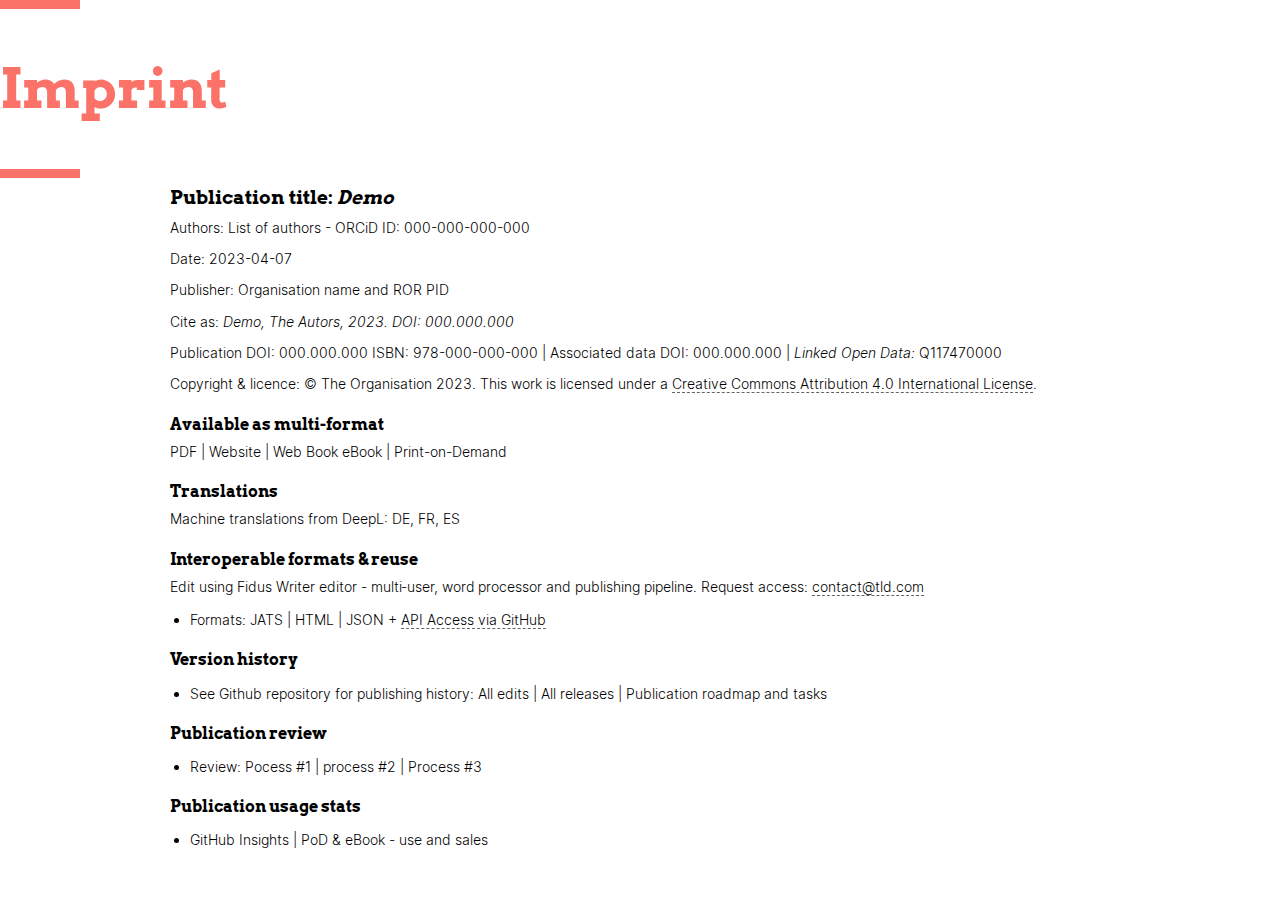
<file: html/document-1.html>
<!DOCTYPE html>
<html lang="en">
  <head>
    <meta charset="UTF-8">
    <title>Imprint</title>
    <link type="text/css" rel="stylesheet" href="css/book.css" />
    <link type="text/css" rel="stylesheet" href="css/appaloosa.css" />
  </head>
  <body class="book-chapter">
    <div class="article-part article-title" id="_1_0">Imprint</div>
    <div class="article-part article-richtext article-body">
      <h3 id="H6864698">Publication title: <em>Demo </em></h3>
      <p>Authors: List of authors - ORCiD ID:&nbsp;000-000-000-000</p>
      <p>Date: 2023-04-07</p>
      <p>Publisher: Organisation name and ROR PID</p>
      <p>Cite as: <em>Demo, The Autors, 2023. DOI:</em>&nbsp;<em>000.000.000</em></p>
      <p>Publication DOI:&nbsp;000.000.000 ISBN:&nbsp;978-000-000-000 | Associated data DOI:&nbsp;000.000.000 | <em>Linked Open Data: </em>Q117470000</p>
      <p>Copyright &amp; licence: © The Organisation 2023. This work is licensed under a <a href="https://creativecommons.org/licenses/by/4.0/">Creative Commons Attribution 4.0 International License</a>.</p>
      <h4 id="H8085668">Available as multi-format</h4>
      <p>PDF | Website | Web Book eBook | Print-on-Demand </p>
      <h4 id="H5866075">Translations</h4>
      <p>Machine translations from DeepL: DE, FR, ES </p>
      <h4 id="H4022411">Interoperable formats &amp; reuse</h4>
      <p>Edit using Fidus Writer editor - multi‑user, word<strong>&nbsp;</strong>processor and publishing pipeline. Request access: <a href="contact@tld.com" title="contact@tld.com">contact@tld.com</a></p>
      <ul id="L54783141">
        <li>
          <p>Formats: JATS | HTML | JSON + <a href="https://docs.github.com/en/rest/guides/getting-started-with-the-rest-api?apiVersion=2022-11-28" title="https://docs.github.com/en/rest/guides/getting-started-with-the-rest-api?apiVersion=2022-11-28">API Access via GitHub</a></p>
        </li>
      </ul>
      <h4 id="H288689">Version history</h4>
      <ul id="L33180861">
        <li>
          <p>See Github repository for publishing history: All edits | All releases | Publication roadmap and tasks</p>
        </li>
      </ul>
      <h4 id="H3767141">Publication review </h4>
      <ul id="L42019961">
        <li>
          <p>Review: Pocess #1 | process #2 | Process #3</p>
        </li>
      </ul>
      <h4 id="H3133638">Publication usage stats</h4>
      <ul id="L37979481">
        <li>
          <p>GitHub Insights | PoD &amp; eBook - use and sales</p>
        </li>
      </ul>
    </div>
    <section class="fnlist" role="doc-footnotes"></section>
  </body>
</html>
</file>
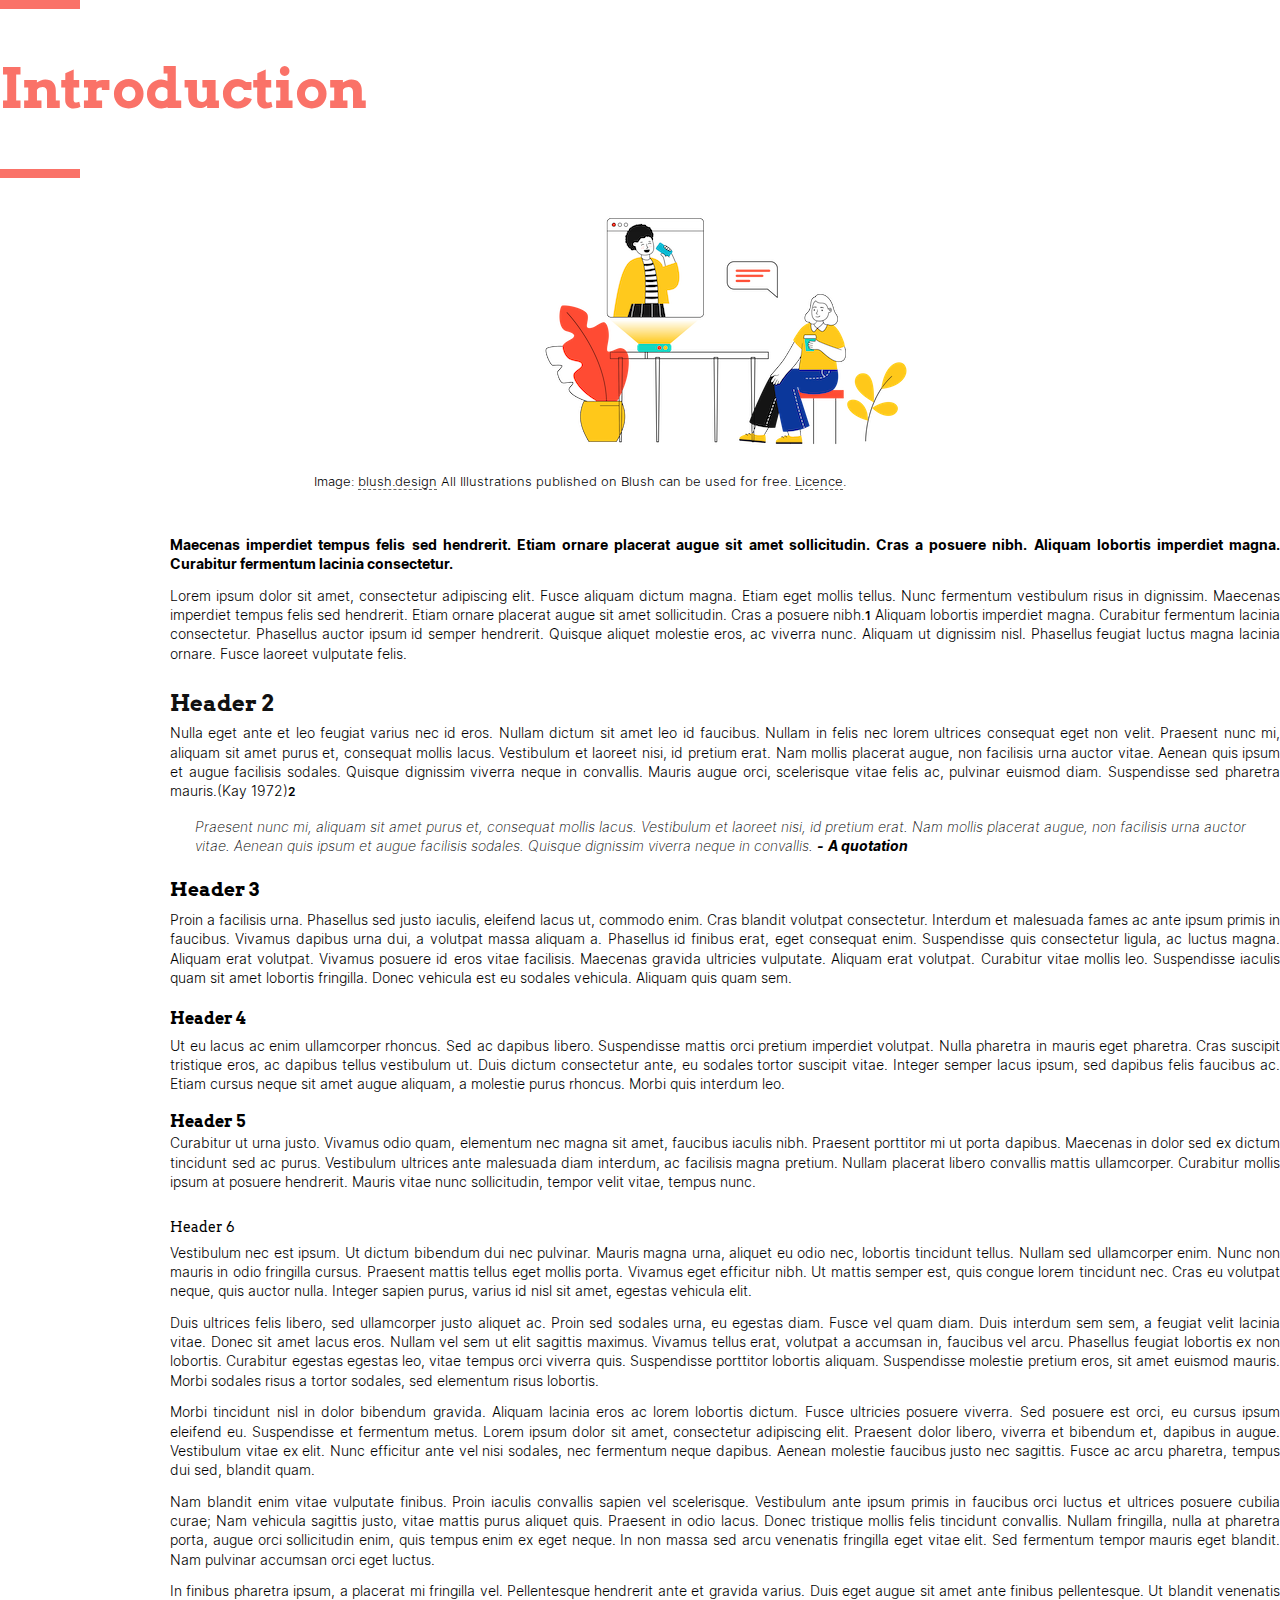
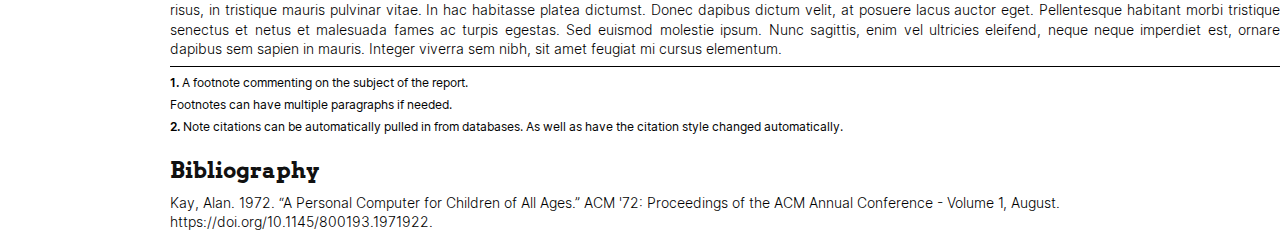
<file: html/document-2.html>
<!DOCTYPE html>
<html lang="en">
  <head>
    <meta charset="UTF-8">
    <title>Introduction</title>
    <link type="text/css" rel="stylesheet" href="css/book.css" />
    <link type="text/css" rel="stylesheet" href="css/appaloosa.css" />
  </head>
  <body class="book-chapter">
    <div class="article-part article-title" id="_2_0">Introduction</div>
    <div class="article-part article-richtext article-body">
      <figure id="F94100281" class="aligned-center image-width-75" data-aligned="center" data-width="75" data-category="none"><img src="images/61c76874-4adf-40b2-9803-0a3db690688c.png">
        <figcaption><span class="label"></span><span class="text">Image: <a href="https://blush.design/" title="https://blush.design/">blush.design</a> All Illustrations published on Blush can be used for free. <a href="https://blush.design/license" title="https://blush.design/license">Licence</a>.</span></figcaption>
      </figure>
      <p><strong>Maecenas imperdiet tempus felis sed hendrerit. Etiam ornare placerat augue sit amet sollicitudin. Cras a posuere nibh. Aliquam lobortis imperdiet magna. Curabitur fermentum lacinia consectetur.</strong></p>
      <p>Lorem ipsum dolor sit amet, consectetur adipiscing elit. Fusce aliquam dictum magna. Etiam eget mollis tellus. Nunc fermentum vestibulum risus in dignissim. Maecenas imperdiet tempus felis sed hendrerit. Etiam ornare placerat augue sit amet sollicitudin. Cras a posuere nibh.<a href="#fn1" class="fn"><span class="footnote-counter" data-chapter-counter="1" data-book-counter="1"></span></a> Aliquam lobortis imperdiet magna. Curabitur fermentum lacinia consectetur. Phasellus auctor ipsum id semper hendrerit. Quisque aliquet molestie eros, ac viverra nunc. Aliquam ut dignissim nisl. Phasellus feugiat luctus magna lacinia ornare. Fusce laoreet vulputate felis.</p>
      <h2 id="H152469">Header 2</h2>
      <p>Nulla eget ante et leo feugiat varius nec id eros. Nullam dictum sit amet leo id faucibus. Nullam in felis nec lorem ultrices consequat eget non velit. Praesent nunc mi, aliquam sit amet purus et, consequat mollis lacus. Vestibulum et laoreet nisi, id pretium erat. Nam mollis placerat augue, non facilisis urna auctor vitae. Aenean quis ipsum et augue facilisis sodales. Quisque dignissim viverra neque in convallis. Mauris augue orci, scelerisque vitae felis ac, pulvinar euismod diam. Suspendisse sed pharetra mauris.<span class="citation">(Kay 1972)</span><a href="#fn2" class="fn"><span class="footnote-counter" data-chapter-counter="2" data-book-counter="2"></span></a></p>
      <blockquote>
        <p>Praesent nunc mi, aliquam sit amet purus et, consequat mollis lacus. Vestibulum et laoreet nisi, id pretium erat. Nam mollis placerat augue, non facilisis urna auctor vitae. Aenean quis ipsum et augue facilisis sodales. Quisque dignissim viverra neque in convallis. <em><strong>-</strong></em> <em><strong>A quotation</strong></em></p>
      </blockquote>
      <h3 id="H940055">Header 3</h3>
      <p>Proin a facilisis urna. Phasellus sed justo iaculis, eleifend lacus ut, commodo enim. Cras blandit volutpat consectetur. Interdum et malesuada fames ac ante ipsum primis in faucibus. Vivamus dapibus urna dui, a volutpat massa aliquam a. Phasellus id finibus erat, eget consequat enim. Suspendisse quis consectetur ligula, ac luctus magna. Aliquam erat volutpat. Vivamus posuere id eros vitae facilisis. Maecenas gravida ultricies vulputate. Aliquam erat volutpat. Curabitur vitae mollis leo. Suspendisse iaculis quam sit amet lobortis fringilla. Donec vehicula est eu sodales vehicula. Aliquam quis quam sem.</p>
      <h4 id="H1559559">Header 4</h4>
      <p>Ut eu lacus ac enim ullamcorper rhoncus. Sed ac dapibus libero. Suspendisse mattis orci pretium imperdiet volutpat. Nulla pharetra in mauris eget pharetra. Cras suscipit tristique eros, ac dapibus tellus vestibulum ut. Duis dictum consectetur ante, eu sodales tortor suscipit vitae. Integer semper lacus ipsum, sed dapibus felis faucibus ac. Etiam cursus neque sit amet augue aliquam, a molestie purus rhoncus. Morbi quis interdum leo.</p>
      <h5 id="H7046962">Header 5</h5>
      <p>Curabitur ut urna justo. Vivamus odio quam, elementum nec magna sit amet, faucibus iaculis nibh. Praesent porttitor mi ut porta dapibus. Maecenas in dolor sed ex dictum tincidunt sed ac purus. Vestibulum ultrices ante malesuada diam interdum, ac facilisis magna pretium. Nullam placerat libero convallis mattis ullamcorper. Curabitur mollis ipsum at posuere hendrerit. Mauris vitae nunc sollicitudin, tempor velit vitae, tempus nunc.</p>
      <h6 id="H2507771">Header 6</h6>
      <p>Vestibulum nec est ipsum. Ut dictum bibendum dui nec pulvinar. Mauris magna urna, aliquet eu odio nec, lobortis tincidunt tellus. Nullam sed ullamcorper enim. Nunc non mauris in odio fringilla cursus. Praesent mattis tellus eget mollis porta. Vivamus eget efficitur nibh. Ut mattis semper est, quis congue lorem tincidunt nec. Cras eu volutpat neque, quis auctor nulla. Integer sapien purus, varius id nisl sit amet, egestas vehicula elit.</p>
      <p>Duis ultrices felis libero, sed ullamcorper justo aliquet ac. Proin sed sodales urna, eu egestas diam. Fusce vel quam diam. Duis interdum sem sem, a feugiat velit lacinia vitae. Donec sit amet lacus eros. Nullam vel sem ut elit sagittis maximus. Vivamus tellus erat, volutpat a accumsan in, faucibus vel arcu. Phasellus feugiat lobortis ex non lobortis. Curabitur egestas egestas leo, vitae tempus orci viverra quis. Suspendisse porttitor lobortis aliquam. Suspendisse molestie pretium eros, sit amet euismod mauris. Morbi sodales risus a tortor sodales, sed elementum risus lobortis.</p>
      <p>Morbi tincidunt nisl in dolor bibendum gravida. Aliquam lacinia eros ac lorem lobortis dictum. Fusce ultricies posuere viverra. Sed posuere est orci, eu cursus ipsum eleifend eu. Suspendisse et fermentum metus. Lorem ipsum dolor sit amet, consectetur adipiscing elit. Praesent dolor libero, viverra et bibendum et, dapibus in augue. Vestibulum vitae ex elit. Nunc efficitur ante vel nisi sodales, nec fermentum neque dapibus. Aenean molestie faucibus justo nec sagittis. Fusce ac arcu pharetra, tempus dui sed, blandit quam.</p>
      <p>Nam blandit enim vitae vulputate finibus. Proin iaculis convallis sapien vel scelerisque. Vestibulum ante ipsum primis in faucibus orci luctus et ultrices posuere cubilia curae; Nam vehicula sagittis justo, vitae mattis purus aliquet quis. Praesent in odio lacus. Donec tristique mollis felis tincidunt convallis. Nullam fringilla, nulla at pharetra porta, augue orci sollicitudin enim, quis tempus enim ex eget neque. In non massa sed arcu venenatis fringilla eget vitae elit. Sed fermentum tempor mauris eget blandit. Nam pulvinar accumsan orci eget luctus.</p>
      <p>In finibus pharetra ipsum, a placerat mi fringilla vel. Pellentesque hendrerit ante et gravida varius. Duis eget augue sit amet ante finibus pellentesque. Ut blandit venenatis risus, in tristique mauris pulvinar vitae. In hac habitasse platea dictumst. Donec dapibus dictum velit, at posuere lacus auctor eget. Pellentesque habitant morbi tristique senectus et netus et malesuada fames ac turpis egestas. Sed euismod molestie ipsum. Nunc sagittis, enim vel ultricies eleifend, neque neque imperdiet est, ornare dapibus sem sapien in mauris. Integer viverra sem nibh, sit amet feugiat mi cursus elementum.</p>
      <hr>
      <p></p>
    </div>
    <section class="fnlist" role="doc-footnotes">
      <section id="fn1" role="doc-footnote" data-chapter-counter="1" data-book-counter="1">
        <p><span class="footnote-counter" data-chapter-counter="1" data-book-counter="1"></span>A footnote commenting on the subject of the report.</p>
        <p>Footnotes can have multiple paragraphs if needed.</p>
      </section>
      <section id="fn2" role="doc-footnote" data-chapter-counter="2" data-book-counter="2">
        <p><span class="footnote-counter" data-chapter-counter="2" data-book-counter="2"></span>Note citations can be automatically pulled in from databases. As well as have the citation style changed automatically.</p>
      </section>
    </section>
    <h1 class="article-bibliography-header" id="_2_1">Bibliography</h1>
    <div class="csl-bib-body">
      <div class="csl-entry">Kay, Alan. 1972. “A Personal Computer for Children of All Ages.” <i><span style="font-style:normal;">ACM '72: Proceedings of the ACM Annual Conference - Volume 1</span></i>, August. https://doi.org/10.1145/800193.1971922.</div>
    </div>
  </body>
</html>
</file>
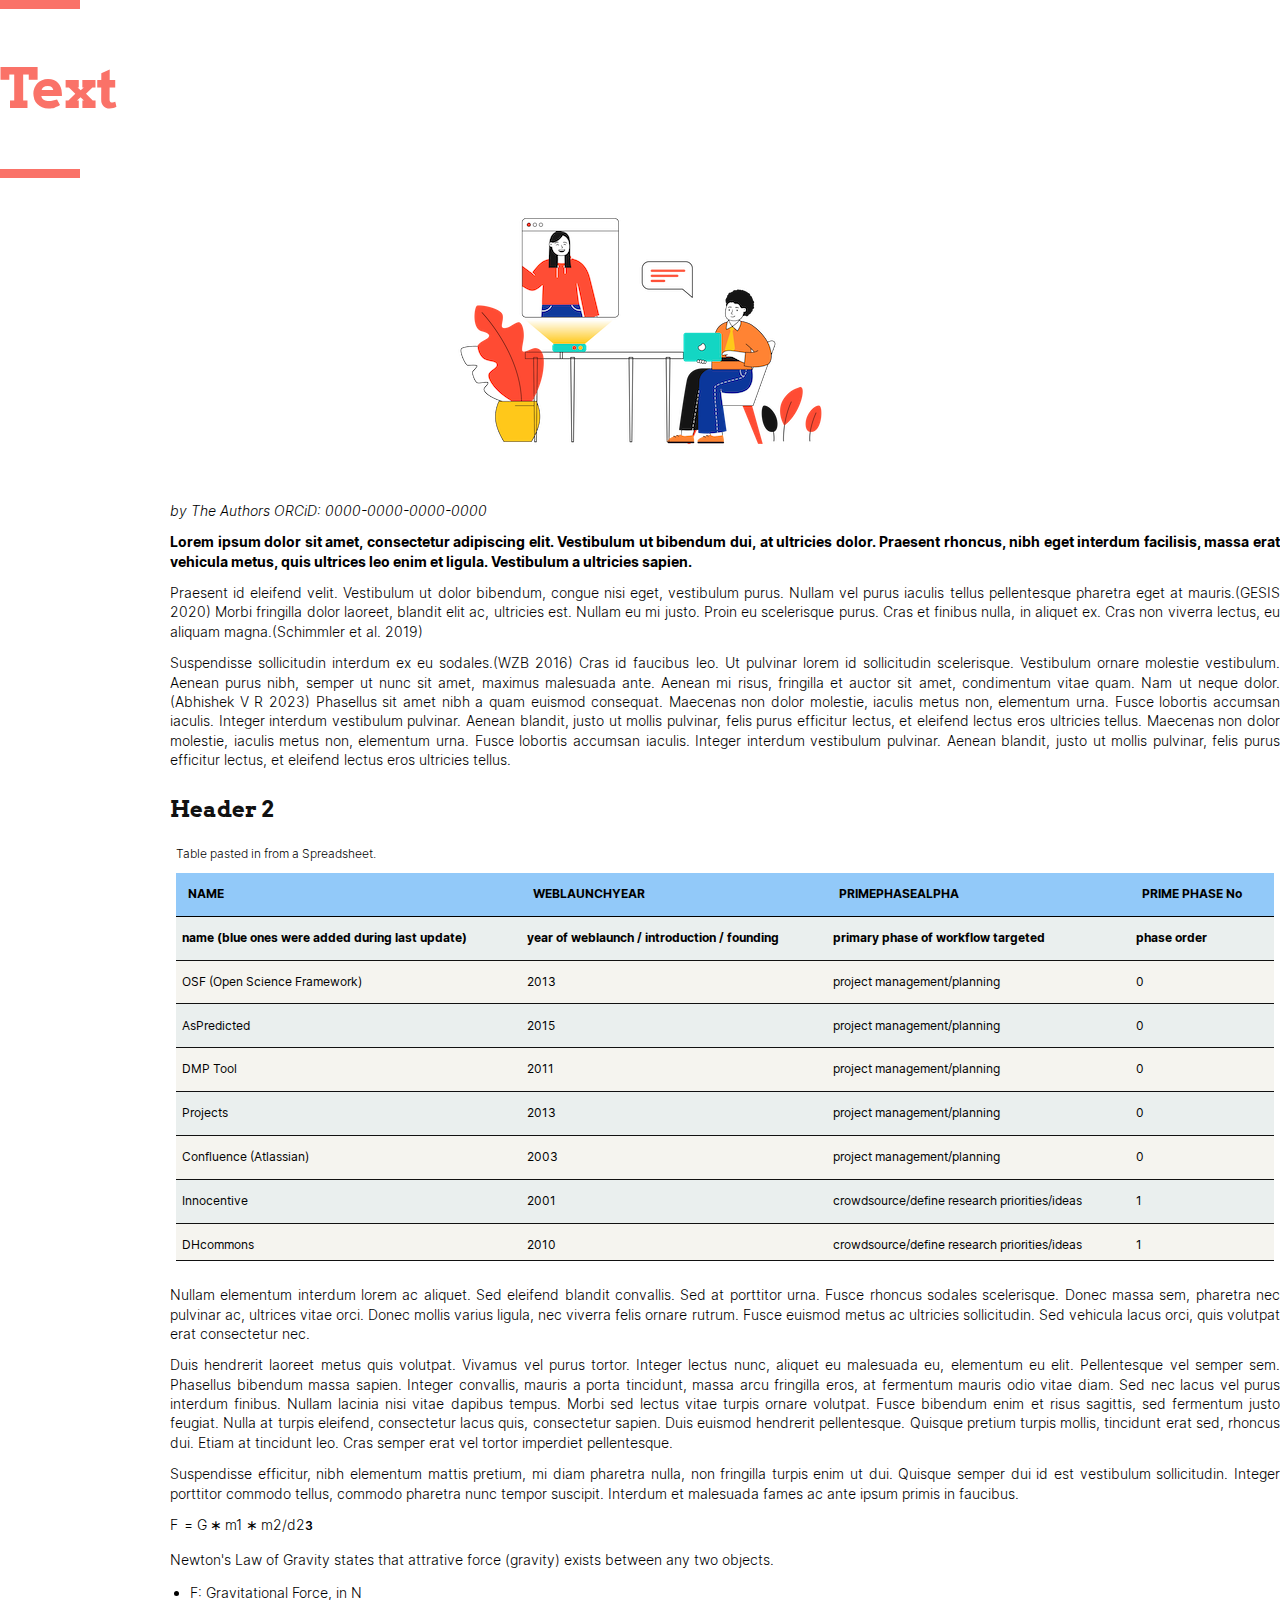
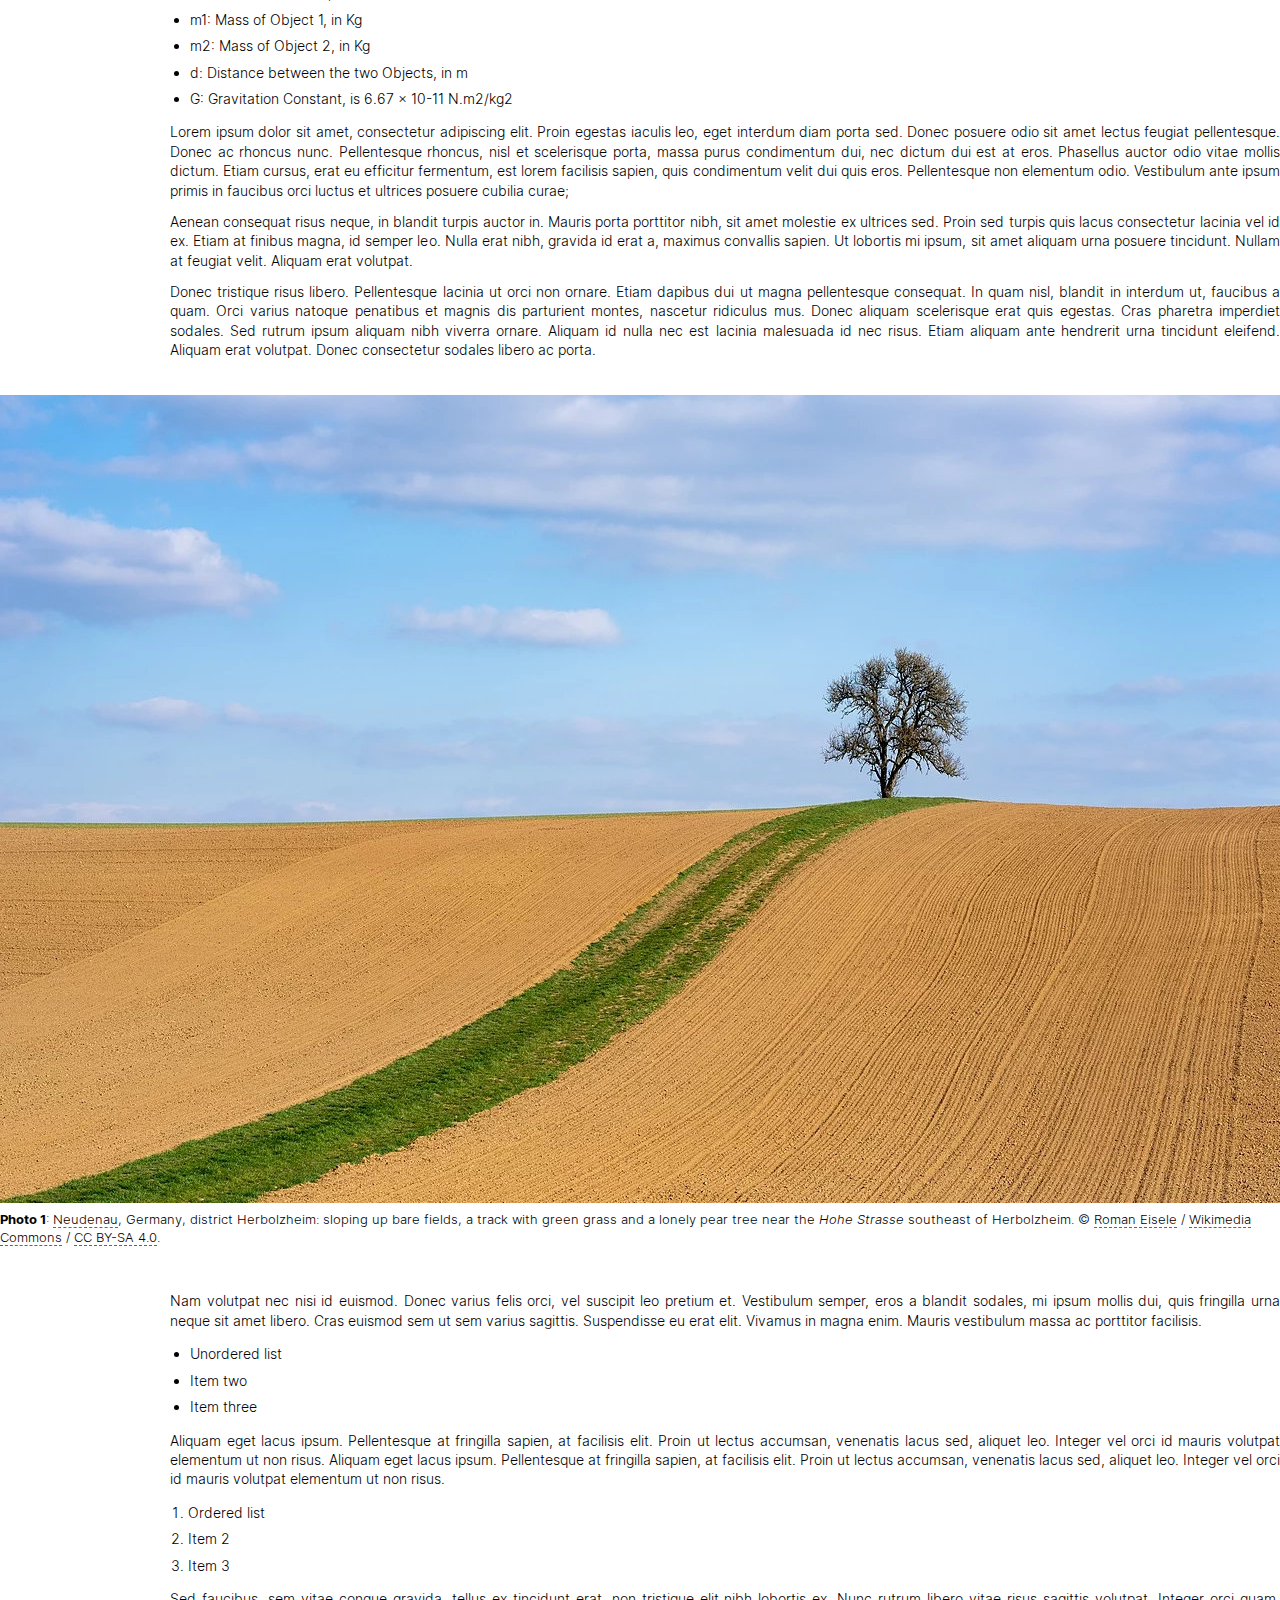
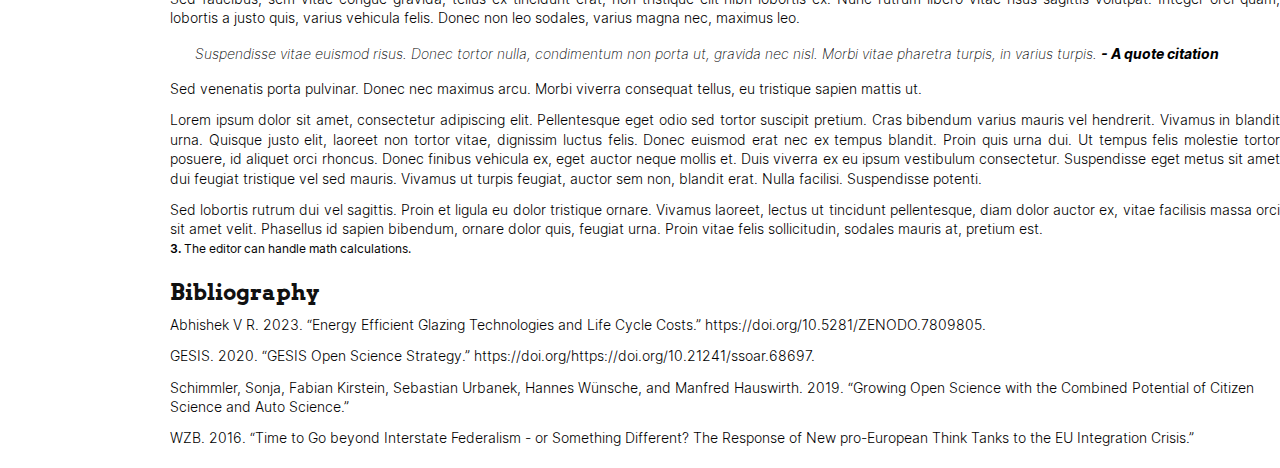
<file: html/document-3.html>
<!DOCTYPE html>
<html lang="en">
  <head>
    <meta charset="UTF-8">
    <title>Text</title>
    <link type="text/css" rel="stylesheet" href="css/book.css" />
    <link type="text/css" rel="stylesheet" href="css/appaloosa.css" />
  </head>
  <body class="book-chapter">
    <div class="article-part article-title" id="_3_0">Text</div>
    <div class="article-part article-richtext article-body">
      <figure id="F46825101" class="aligned-center image-width-100" data-aligned="center" data-width="100" data-category="none" data-caption-hidden="true"><img src="images/45ff9ba7-23db-4aef-8e66-5b46cab0740e.png"></figure>
      <p><em>by The Authors ORCiD: 0000-0000-0000-0000</em></p>
      <p><strong>Lorem ipsum dolor sit amet, consectetur adipiscing elit. Vestibulum ut bibendum dui, at ultricies dolor. Praesent rhoncus, nibh eget interdum facilisis, massa erat vehicula metus, quis ultrices leo enim et ligula. Vestibulum a ultricies sapien.</strong> </p>
      <p>Praesent id eleifend velit. Vestibulum ut dolor bibendum, congue nisi eget, vestibulum purus. Nullam vel purus iaculis tellus pellentesque pharetra eget at mauris.<span class="citation">(GESIS 2020)</span> Morbi fringilla dolor laoreet, blandit elit ac, ultricies est. Nullam eu mi justo. Proin eu scelerisque purus. Cras et finibus nulla, in aliquet ex. Cras non viverra lectus, eu aliquam magna.<span class="citation">(Schimmler et al. 2019)</span></p>
      <p>Suspendisse sollicitudin interdum ex eu sodales.<span class="citation">(WZB 2016)</span> Cras id faucibus leo. Ut pulvinar lorem id sollicitudin scelerisque. Vestibulum ornare molestie vestibulum. Aenean purus nibh, semper ut nunc sit amet, maximus malesuada ante. Aenean mi risus, fringilla et auctor sit amet, condimentum vitae quam. Nam ut neque dolor.<span class="citation">(Abhishek V R 2023)</span> Phasellus sit amet nibh a quam euismod consequat. Maecenas non dolor molestie, iaculis metus non, elementum urna. Fusce lobortis accumsan iaculis. Integer interdum vestibulum pulvinar. Aenean blandit, justo ut mollis pulvinar, felis purus efficitur lectus, et eleifend lectus eros ultricies tellus. Maecenas non dolor molestie, iaculis metus non, elementum urna. Fusce lobortis accumsan iaculis. Integer interdum vestibulum pulvinar. Aenean blandit, justo ut mollis pulvinar, felis purus efficitur lectus, et eleifend lectus eros ultricies tellus.</p>
      <h2 id="H3719843">Header 2</h2>
      <table id="T16439061" class="table-100 table-center table-auto" data-width="100" data-aligned="center" data-layout="auto" data-category="none">
        <caption><span class="label"></span><span class="text">Table pasted in from a Spreadsheet.</span></caption>
        <tbody>
          <tr>
            <th>
              <p><strong>NAME</strong></p>
            </th>
            <th>
              <p><strong>WEBLAUNCHYEAR</strong></p>
            </th>
            <th>
              <p><strong>PRIMEPHASEALPHA</strong></p>
            </th>
            <th>
              <p><strong>PRIME PHASE No</strong></p>
            </th>
          </tr>
          <tr>
            <td>
              <p><strong>name (blue ones were added during last update)</strong></p>
            </td>
            <td>
              <p><strong>year of weblaunch / introduction / founding</strong></p>
            </td>
            <td>
              <p><strong>primary phase of workflow targeted</strong></p>
            </td>
            <td>
              <p><strong>phase order</strong></p>
            </td>
          </tr>
          <tr>
            <td>
              <p>OSF (Open Science Framework)</p>
            </td>
            <td>
              <p>2013</p>
            </td>
            <td>
              <p>project management/planning</p>
            </td>
            <td>
              <p>0</p>
            </td>
          </tr>
          <tr>
            <td>
              <p>AsPredicted</p>
            </td>
            <td>
              <p>2015</p>
            </td>
            <td>
              <p>project management/planning</p>
            </td>
            <td>
              <p>0</p>
            </td>
          </tr>
          <tr>
            <td>
              <p>DMP Tool</p>
            </td>
            <td>
              <p>2011</p>
            </td>
            <td>
              <p>project management/planning</p>
            </td>
            <td>
              <p>0</p>
            </td>
          </tr>
          <tr>
            <td>
              <p>Projects</p>
            </td>
            <td>
              <p>2013</p>
            </td>
            <td>
              <p>project management/planning</p>
            </td>
            <td>
              <p>0</p>
            </td>
          </tr>
          <tr>
            <td>
              <p>Confluence (Atlassian)</p>
            </td>
            <td>
              <p>2003</p>
            </td>
            <td>
              <p>project management/planning</p>
            </td>
            <td>
              <p>0</p>
            </td>
          </tr>
          <tr>
            <td>
              <p>Innocentive</p>
            </td>
            <td>
              <p>2001</p>
            </td>
            <td>
              <p>crowdsource/define research priorities/ideas </p>
            </td>
            <td>
              <p>1</p>
            </td>
          </tr>
          <tr>
            <td>
              <p>DHcommons</p>
            </td>
            <td>
              <p>2010</p>
            </td>
            <td>
              <p>crowdsource/define research priorities/ideas </p>
            </td>
            <td>
              <p>1</p>
            </td>
          </tr>
        </tbody>
      </table>
      <p></p>
      <p>Nullam elementum interdum lorem ac aliquet. Sed eleifend blandit convallis. Sed at porttitor urna. Fusce rhoncus sodales scelerisque. Donec massa sem, pharetra nec pulvinar ac, ultrices vitae orci. Donec mollis varius ligula, nec viverra felis ornare rutrum. Fusce euismod metus ac ultricies sollicitudin. Sed vehicula lacus orci, quis volutpat erat consectetur nec.</p>
      <p>Duis hendrerit laoreet metus quis volutpat. Vivamus vel purus tortor. Integer lectus nunc, aliquet eu malesuada eu, elementum eu elit. Pellentesque vel semper sem. Phasellus bibendum massa sapien. Integer convallis, mauris a porta tincidunt, massa arcu fringilla eros, at fermentum mauris odio vitae diam. Sed nec lacus vel purus interdum finibus. Nullam lacinia nisi vitae dapibus tempus. Morbi sed lectus vitae turpis ornare volutpat. Fusce bibendum enim et risus sagittis, sed fermentum justo feugiat. Nulla at turpis eleifend, consectetur lacus quis, consectetur sapien. Duis euismod hendrerit pellentesque. Quisque pretium turpis mollis, tincidunt erat sed, rhoncus dui. Etiam at tincidunt leo. Cras semper erat vel tortor imperdiet pellentesque.</p>
      <p>Suspendisse efficitur, nibh elementum mattis pretium, mi diam pharetra nulla, non fringilla turpis enim ut dui. Quisque semper dui id est vestibulum sollicitudin. Integer porttitor commodo tellus, commodo pharetra nunc tempor suscipit. Interdum et malesuada fames ac ante ipsum primis in faucibus. </p>
      <p><span data-equation="F = G * m1 * m2 / d2" class="equation" contenteditable="false"><span class="ML__mathlive"><span class="ML__strut" style="height:0.75em"></span><span class="ML__strut--bottom" style="height:1em;vertical-align:-0.25em"></span><span class="ML__base"><span class="ML__mathit" style="margin-right:0.14em">F</span><span class="ML__cmr" style="margin-left:0.28em">=</span><span class="ML__mathit" style="margin-left:0.28em">G</span><span class="ML__cmr" style="margin-left:0.23em">∗</span><span class="ML__mathit" style="margin-left:0.23em">m</span><span class="ML__cmr">1</span><span class="ML__cmr" style="margin-left:0.23em">∗</span><span class="ML__mathit" style="margin-left:0.23em">m</span><span class="ML__cmr">2/</span><span class="ML__mathit">d</span><span class="ML__cmr">2</span></span></span></span><a href="#fn3" class="fn"><span class="footnote-counter" data-chapter-counter="1" data-book-counter="3"></span></a></p>
      <p>Newton's Law of Gravity states that attrative force (gravity) exists between any two objects.</p>
      <ul id="L43304341">
        <li>
          <p>F: Gravitational Force, in N</p>
        </li>
        <li>
          <p>m1: Mass of Object 1, in Kg</p>
        </li>
        <li>
          <p>m2: Mass of Object 2, in Kg</p>
        </li>
        <li>
          <p>d: Distance between the two Objects, in m</p>
        </li>
        <li>
          <p>G: Gravitation Constant, is 6.67 × 10-11 N.m2/kg2</p>
        </li>
      </ul>
      <p>Lorem ipsum dolor sit amet, consectetur adipiscing elit. Proin egestas iaculis leo, eget interdum diam porta sed. Donec posuere odio sit amet lectus feugiat pellentesque. Donec ac rhoncus nunc. Pellentesque rhoncus, nisl et scelerisque porta, massa purus condimentum dui, nec dictum dui est at eros. Phasellus auctor odio vitae mollis dictum. Etiam cursus, erat eu efficitur fermentum, est lorem facilisis sapien, quis condimentum velit dui quis eros. Pellentesque non elementum odio. Vestibulum ante ipsum primis in faucibus orci luctus et ultrices posuere cubilia curae;</p>
      <p>Aenean consequat risus neque, in blandit turpis auctor in. Mauris porta porttitor nibh, sit amet molestie ex ultrices sed. Proin sed turpis quis lacus consectetur lacinia vel id ex. Etiam at finibus magna, id semper leo. Nulla erat nibh, gravida id erat a, maximus convallis sapien. Ut lobortis mi ipsum, sit amet aliquam urna posuere tincidunt. Nullam at feugiat velit. Aliquam erat volutpat.</p>
      <p>Donec tristique risus libero. Pellentesque lacinia ut orci non ornare. Etiam dapibus dui ut magna pellentesque consequat. In quam nisl, blandit in interdum ut, faucibus a quam. Orci varius natoque penatibus et magnis dis parturient montes, nascetur ridiculus mus. Donec aliquam scelerisque erat quis egestas. Cras pharetra imperdiet sodales. Sed rutrum ipsum aliquam nibh viverra ornare. Aliquam id nulla nec est lacinia malesuada id nec risus. Etiam aliquam ante hendrerit urna tincidunt eleifend. Aliquam erat volutpat. Donec consectetur sodales libero ac porta.</p>
      <figure id="F6617821" class="aligned-center image-width-100" data-aligned="center" data-width="100" data-category="photo"><img src="images/9ca8919d-1362-44f1-9b69-1a9286cf1f45.jpeg">
        <figcaption><span class="label-counter" data-book-counter="1" data-chapter-counter="1">Photo</span><span class="text"><a href="https://en.wikipedia.org/wiki/Neudenau" title="en:Neudenau">Neudenau</a>, Germany, district Herbolzheim: sloping up bare fields, a track with green grass and a lonely pear tree near the <em>Hohe Strasse</em> southeast of Herbolzheim. © <a href="https://commons.wikimedia.org/wiki/User:Aristeas" title="User:Aristeas">Roman Eisele</a> / <a href="https://commons.wikimedia.org/wiki/Main_Page" title="Main Page">Wikimedia Commons</a> / <a href="https://creativecommons.org/licenses/by-sa/4.0/">CC BY-SA 4.0</a>.</span></figcaption>
      </figure>
      <p>Nam volutpat nec nisi id euismod. Donec varius felis orci, vel suscipit leo pretium et. Vestibulum semper, eros a blandit sodales, mi ipsum mollis dui, quis fringilla urna neque sit amet libero. Cras euismod sem ut sem varius sagittis. Suspendisse eu erat elit. Vivamus in magna enim. Mauris vestibulum massa ac porttitor facilisis.</p>
      <ul id="L57547371">
        <li>
          <p>Unordered list</p>
        </li>
        <li>
          <p>Item two</p>
        </li>
        <li>
          <p>Item three</p>
        </li>
      </ul>
      <p>Aliquam eget lacus ipsum. Pellentesque at fringilla sapien, at facilisis elit. Proin ut lectus accumsan, venenatis lacus sed, aliquet leo. Integer vel orci id mauris volutpat elementum ut non risus. Aliquam eget lacus ipsum. Pellentesque at fringilla sapien, at facilisis elit. Proin ut lectus accumsan, venenatis lacus sed, aliquet leo. Integer vel orci id mauris volutpat elementum ut non risus. </p>
      <ol id="L19821611">
        <li>
          <p>Ordered list</p>
        </li>
        <li>
          <p>Item 2</p>
        </li>
        <li>
          <p>Item 3</p>
        </li>
      </ol>
      <p>Sed faucibus, sem vitae congue gravida, tellus ex tincidunt erat, non tristique elit nibh lobortis ex. Nunc rutrum libero vitae risus sagittis volutpat. Integer orci quam, lobortis a justo quis, varius vehicula felis. Donec non leo sodales, varius magna nec, maximus leo. </p>
      <blockquote>
        <p>Suspendisse vitae euismod risus. Donec tortor nulla, condimentum non porta ut, gravida nec nisl. Morbi vitae pharetra turpis, in varius turpis. <strong>- A quote citation</strong></p>
      </blockquote>
      <p>Sed venenatis porta pulvinar. Donec nec maximus arcu. Morbi viverra consequat tellus, eu tristique sapien mattis ut.</p>
      <p>Lorem ipsum dolor sit amet, consectetur adipiscing elit. Pellentesque eget odio sed tortor suscipit pretium. Cras bibendum varius mauris vel hendrerit. Vivamus in blandit urna. Quisque justo elit, laoreet non tortor vitae, dignissim luctus felis. Donec euismod erat nec ex tempus blandit. Proin quis urna dui. Ut tempus felis molestie tortor posuere, id aliquet orci rhoncus. Donec finibus vehicula ex, eget auctor neque mollis et. Duis viverra ex eu ipsum vestibulum consectetur. Suspendisse eget metus sit amet dui feugiat tristique vel sed mauris. Vivamus ut turpis feugiat, auctor sem non, blandit erat. Nulla facilisi. Suspendisse potenti.</p>
      <p>Sed lobortis rutrum dui vel sagittis. Proin et ligula eu dolor tristique ornare. Vivamus laoreet, lectus ut tincidunt pellentesque, diam dolor auctor ex, vitae facilisis massa orci sit amet velit. Phasellus id sapien bibendum, ornare dolor quis, feugiat urna. Proin vitae felis sollicitudin, sodales mauris at, pretium est. </p>
    </div>
    <section class="fnlist" role="doc-footnotes">
      <section id="fn3" role="doc-footnote" data-chapter-counter="1" data-book-counter="3">
        <p><span class="footnote-counter" data-chapter-counter="1" data-book-counter="3"></span>The editor can handle math calculations. </p>
      </section>
    </section>
    <h1 class="article-bibliography-header" id="_3_1">Bibliography</h1>
    <div class="csl-bib-body">
      <div class="csl-entry">Abhishek V R. 2023. “Energy Efficient Glazing Technologies and Life Cycle Costs.” https://doi.org/10.5281/ZENODO.7809805.</div>
      <div class="csl-entry">GESIS. 2020. “GESIS Open Science Strategy.” https://doi.org/https://doi.org/10.21241/ssoar.68697.</div>
      <div class="csl-entry">Schimmler, Sonja, Fabian Kirstein, Sebastian Urbanek, Hannes Wünsche, and Manfred Hauswirth. 2019. “Growing Open Science with the Combined Potential of Citizen Science and Auto Science.”</div>
      <div class="csl-entry">WZB. 2016. “Time to Go beyond Interstate Federalism - or Something Different? The Response of New pro-European Think Tanks to the EU Integration Crisis.”</div>
    </div>
  </body>
</html>
</file>
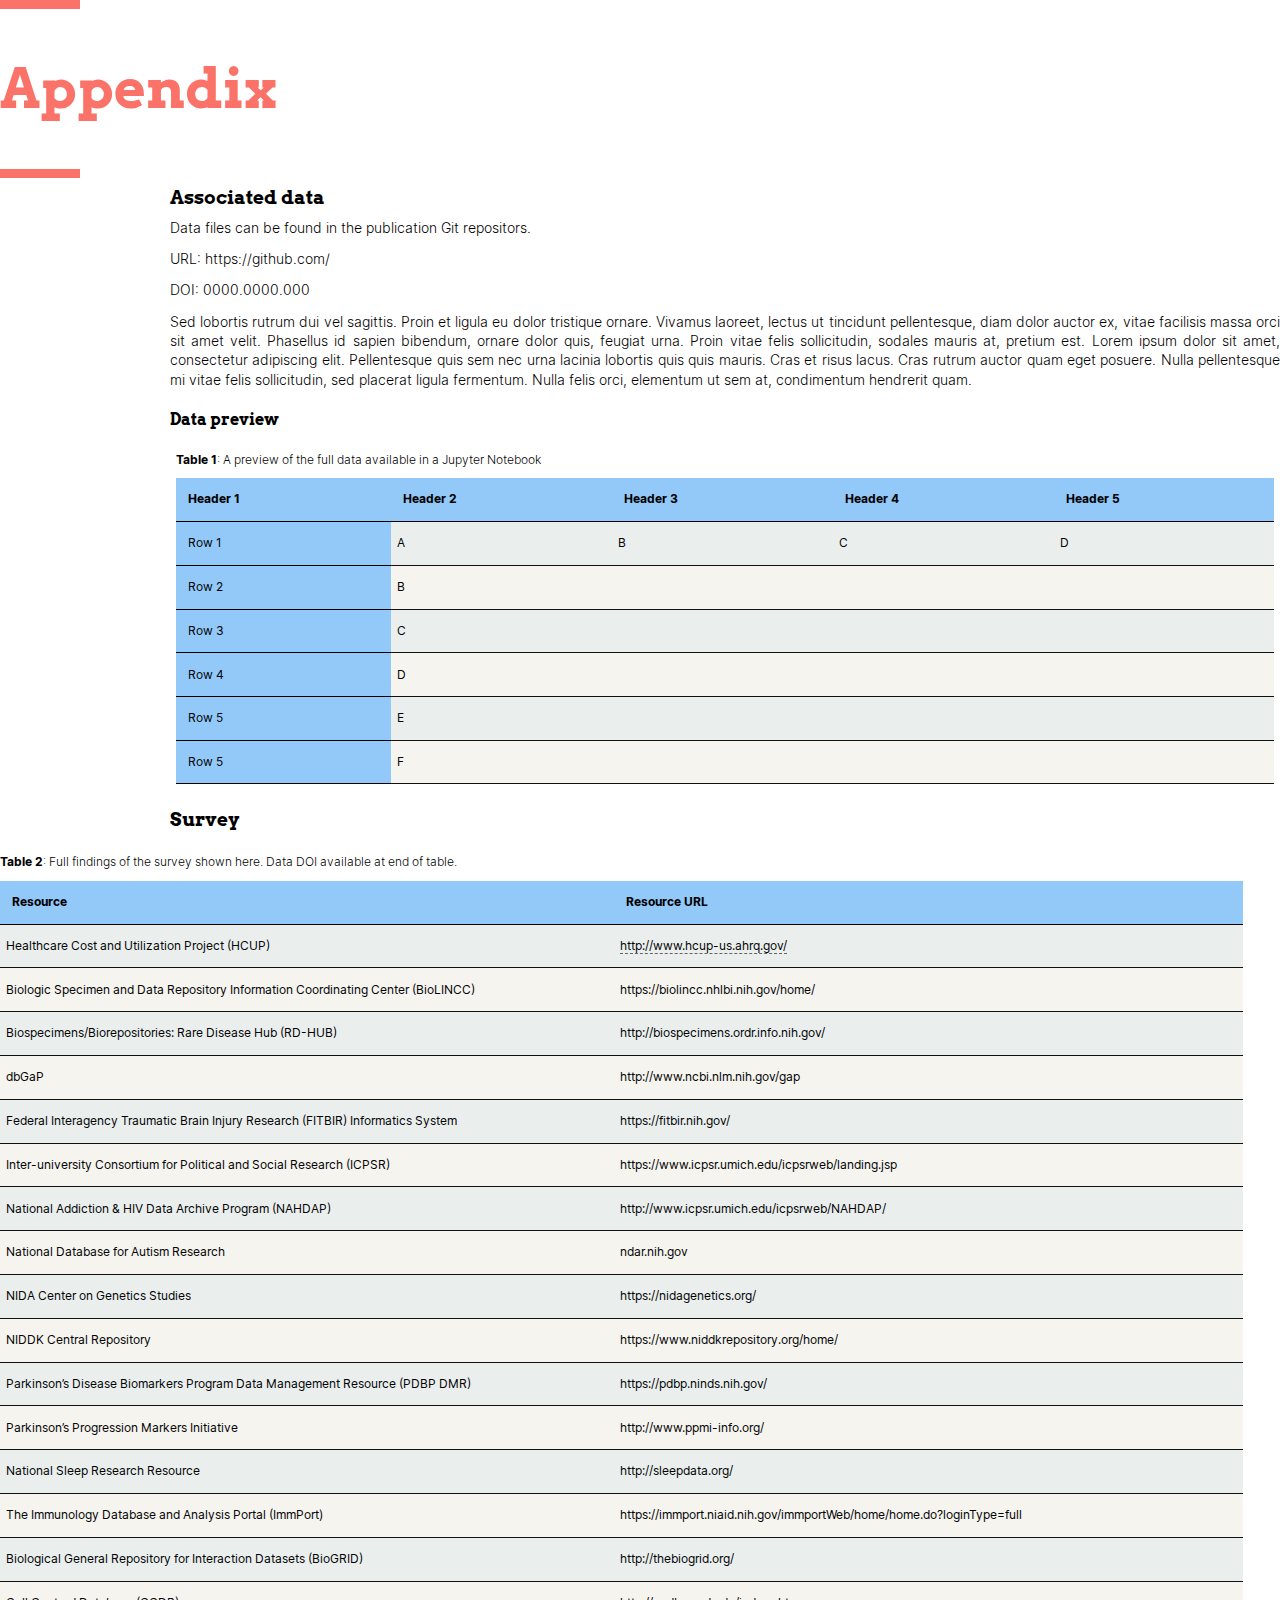
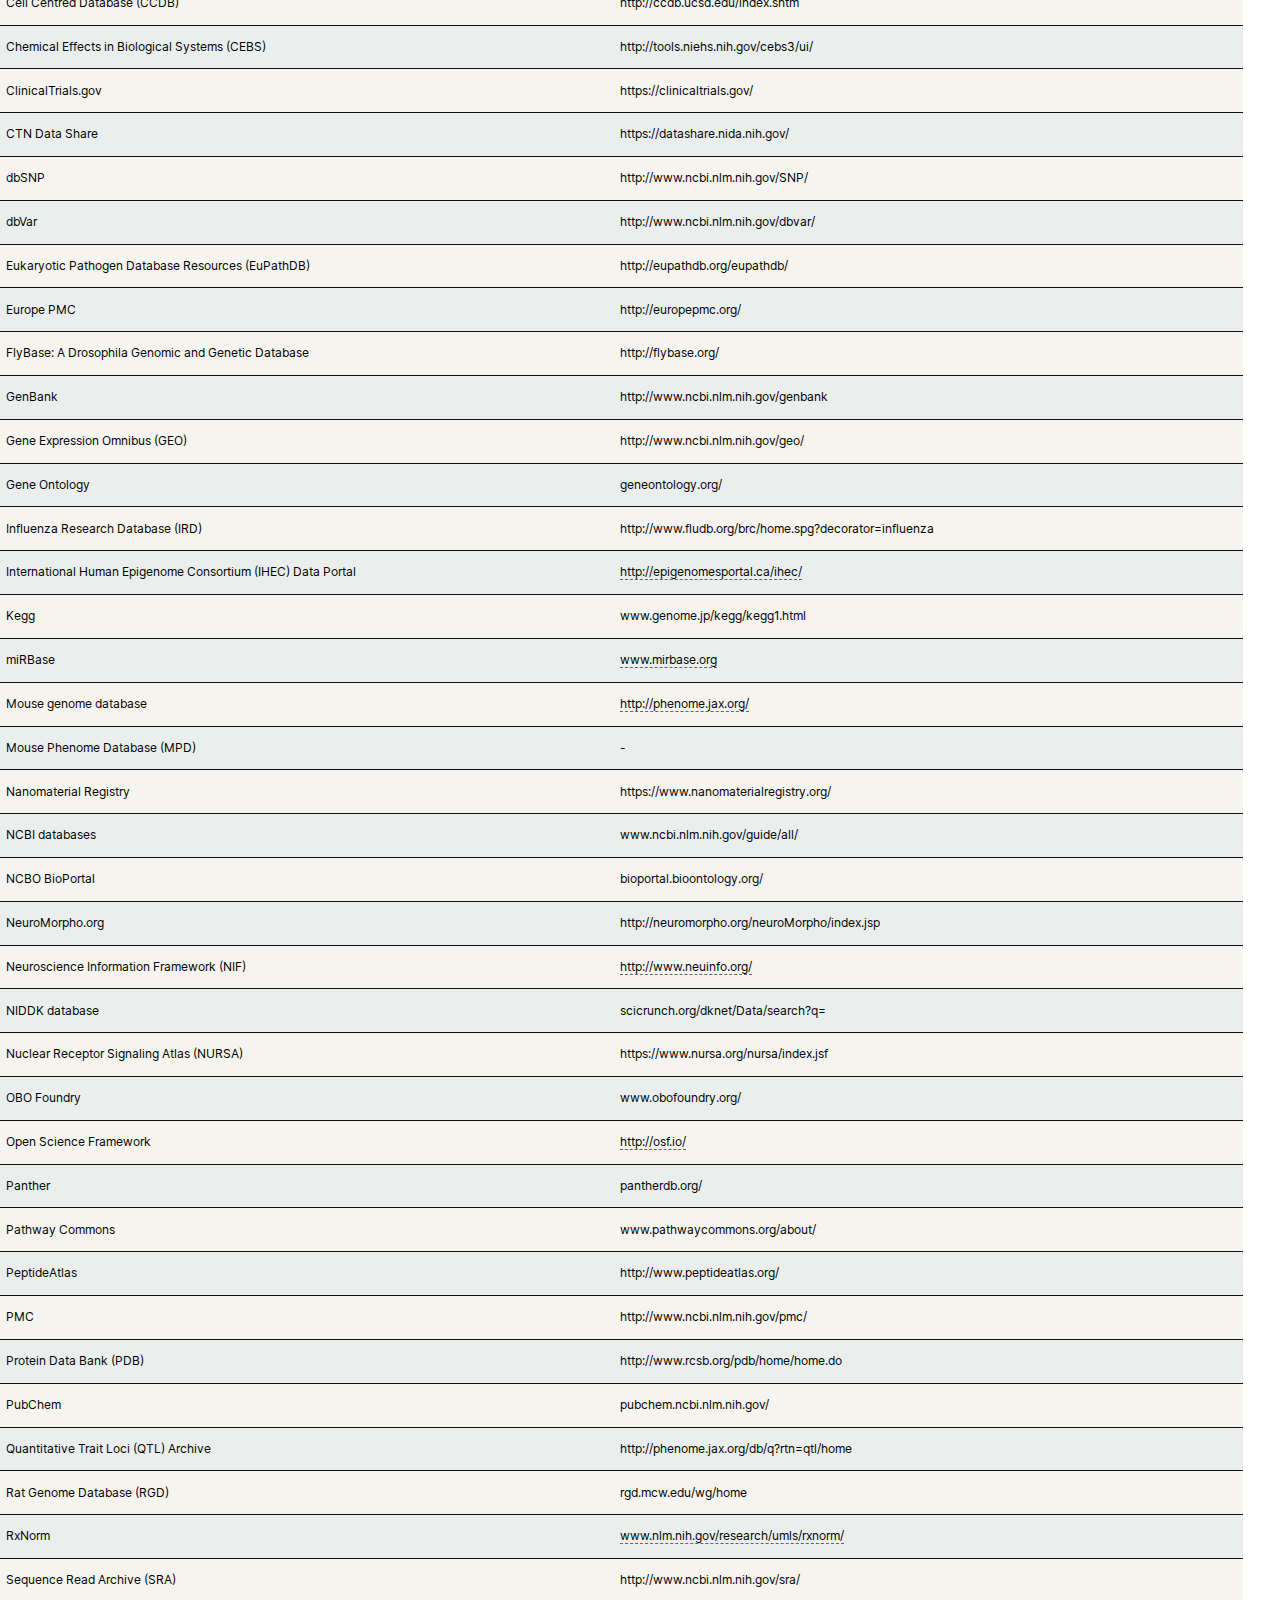
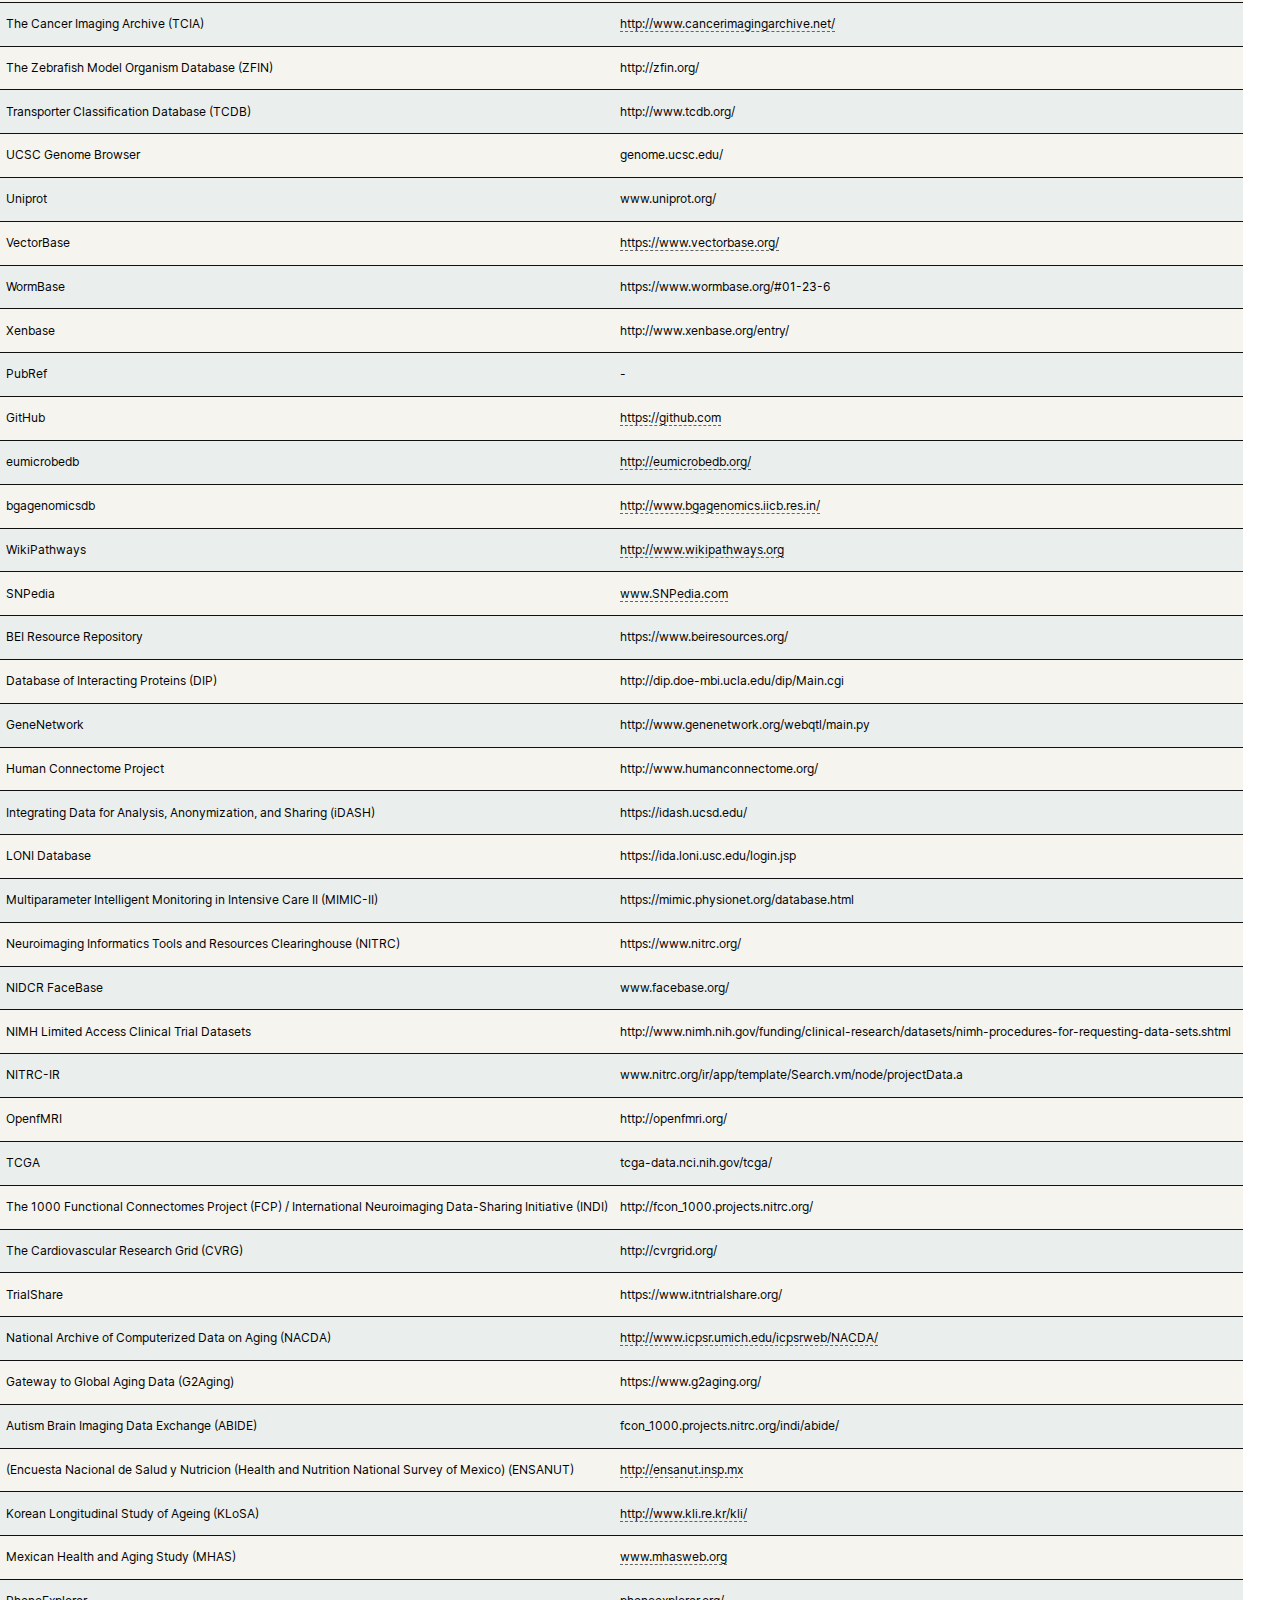
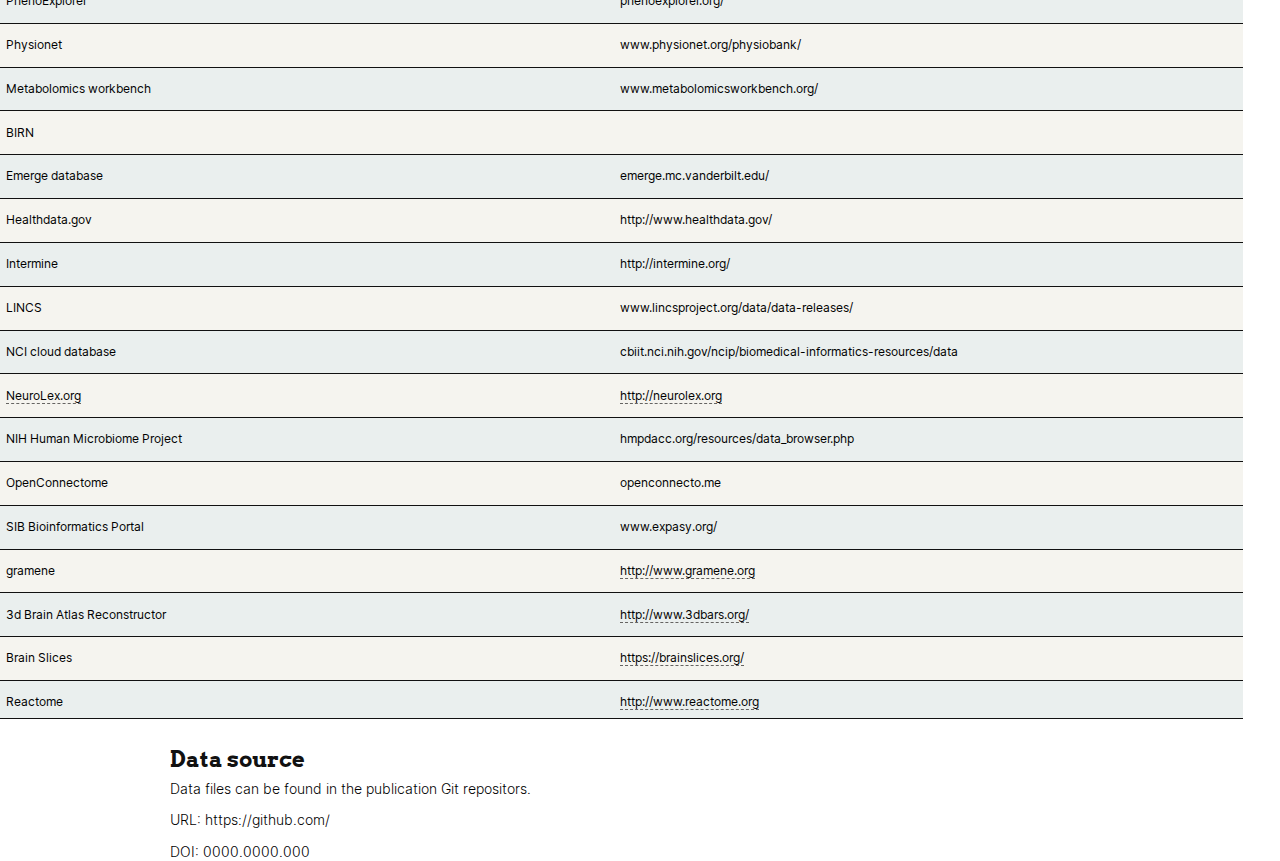
<file: html/document-4.html>
<!DOCTYPE html>
<html lang="en">
  <head>
    <meta charset="UTF-8">
    <title>Appendix</title>
    <link type="text/css" rel="stylesheet" href="css/book.css" />
    <link type="text/css" rel="stylesheet" href="css/appaloosa.css" />
  </head>
  <body class="book-chapter">
    <div class="article-part article-title" id="_4_0">Appendix</div>
    <div class="article-part article-richtext article-body">
      <h3 id="H2118760">Associated data</h3>
      <p>Data files can be found in the publication Git repositors.</p>
      <p>URL: https://github.com/</p>
      <p>DOI: 0000.0000.000</p>
      <p>Sed lobortis rutrum dui vel sagittis. Proin et ligula eu dolor tristique ornare. Vivamus laoreet, lectus ut tincidunt pellentesque, diam dolor auctor ex, vitae facilisis massa orci sit amet velit. Phasellus id sapien bibendum, ornare dolor quis, feugiat urna. Proin vitae felis sollicitudin, sodales mauris at, pretium est. Lorem ipsum dolor sit amet, consectetur adipiscing elit. Pellentesque quis sem nec urna lacinia lobortis quis quis mauris. Cras et risus lacus. Cras rutrum auctor quam eget posuere. Nulla pellentesque mi vitae felis sollicitudin, sed placerat ligula fermentum. Nulla felis orci, elementum ut sem at, condimentum hendrerit quam.</p>
      <h4 id="H298432">Data preview</h4>
      <table id="T38376431" class="table-75 table-center table-auto" data-width="75" data-aligned="center" data-layout="auto" data-category="table">
        <caption><span class="label-counter" data-book-counter="1" data-chapter-counter="1">Table</span><span class="text">A preview of the full data available in a Jupyter Notebook</span></caption>
        <tbody>
          <tr>
            <th>
              <p><strong>Header 1</strong></p>
            </th>
            <th>
              <p><strong>Header 2</strong></p>
            </th>
            <th>
              <p><strong>Header 3</strong></p>
            </th>
            <th>
              <p><strong>Header 4</strong></p>
            </th>
            <th>
              <p><strong>Header 5</strong></p>
            </th>
          </tr>
          <tr>
            <th>
              <p>Row 1</p>
            </th>
            <td>
              <p>A</p>
            </td>
            <td>
              <p>B</p>
            </td>
            <td>
              <p>C</p>
            </td>
            <td>
              <p>D</p>
            </td>
          </tr>
          <tr>
            <th>
              <p>Row 2</p>
            </th>
            <td>
              <p>B</p>
            </td>
            <td>
              <p></p>
            </td>
            <td>
              <p></p>
            </td>
            <td>
              <p></p>
            </td>
          </tr>
          <tr>
            <th>
              <p>Row 3</p>
            </th>
            <td>
              <p>C</p>
            </td>
            <td>
              <p></p>
            </td>
            <td>
              <p></p>
            </td>
            <td>
              <p></p>
            </td>
          </tr>
          <tr>
            <th>
              <p>Row 4</p>
            </th>
            <td>
              <p>D</p>
            </td>
            <td>
              <p></p>
            </td>
            <td>
              <p></p>
            </td>
            <td>
              <p></p>
            </td>
          </tr>
          <tr>
            <th>
              <p>Row 5</p>
            </th>
            <td>
              <p>E</p>
            </td>
            <td>
              <p></p>
            </td>
            <td>
              <p></p>
            </td>
            <td>
              <p></p>
            </td>
          </tr>
          <tr>
            <th>
              <p>Row 5</p>
            </th>
            <td>
              <p>F</p>
            </td>
            <td>
              <p></p>
            </td>
            <td>
              <p></p>
            </td>
            <td>
              <p></p>
            </td>
          </tr>
        </tbody>
      </table>
      <p></p>
      <h3 id="H3599814">Survey</h3>
      <table id="T21405461" class="table-100 table-center table-fixed" data-width="100" data-aligned="center" data-layout="fixed" data-category="table">
        <caption><span class="label-counter" data-book-counter="2" data-chapter-counter="2">Table</span><span class="text">Full findings of the survey shown here. Data DOI available at end of table.</span></caption>
        <tbody>
          <tr>
            <th>
              <p><strong>Resource</strong></p>
            </th>
            <th>
              <p><strong>Resource URL</strong></p>
            </th>
          </tr>
          <tr>
            <td>
              <p>Healthcare Cost and Utilization Project (HCUP)</p>
            </td>
            <td>
              <p><a href="http://www.hcup-us.ahrq.gov/">http://www.hcup-us.ahrq.gov/</a></p>
            </td>
          </tr>
          <tr>
            <td>
              <p>Biologic Specimen and Data Repository Information Coordinating Center (BioLINCC)</p>
            </td>
            <td>
              <p>https://biolincc.nhlbi.nih.gov/home/</p>
            </td>
          </tr>
          <tr>
            <td>
              <p>Biospecimens/Biorepositories: Rare Disease Hub (RD-HUB)</p>
            </td>
            <td>
              <p>http://biospecimens.ordr.info.nih.gov/</p>
            </td>
          </tr>
          <tr>
            <td>
              <p>dbGaP</p>
            </td>
            <td>
              <p>http://www.ncbi.nlm.nih.gov/gap</p>
            </td>
          </tr>
          <tr>
            <td>
              <p>Federal Interagency Traumatic Brain Injury Research (FITBIR) Informatics System</p>
            </td>
            <td>
              <p>https://fitbir.nih.gov/</p>
            </td>
          </tr>
          <tr>
            <td>
              <p>Inter-university Consortium for Political and Social Research (ICPSR)</p>
            </td>
            <td>
              <p>https://www.icpsr.umich.edu/icpsrweb/landing.jsp</p>
            </td>
          </tr>
          <tr>
            <td>
              <p>National Addiction &amp; HIV Data Archive Program (NAHDAP)</p>
            </td>
            <td>
              <p>http://www.icpsr.umich.edu/icpsrweb/NAHDAP/</p>
            </td>
          </tr>
          <tr>
            <td>
              <p>National Database for Autism Research</p>
            </td>
            <td>
              <p>ndar.nih.gov</p>
            </td>
          </tr>
          <tr>
            <td>
              <p>NIDA Center on Genetics Studies</p>
            </td>
            <td>
              <p>https://nidagenetics.org/</p>
            </td>
          </tr>
          <tr>
            <td>
              <p>NIDDK Central Repository</p>
            </td>
            <td>
              <p>https://www.niddkrepository.org/home/</p>
            </td>
          </tr>
          <tr>
            <td>
              <p>Parkinson’s Disease Biomarkers Program Data Management Resource (PDBP DMR)</p>
            </td>
            <td>
              <p>https://pdbp.ninds.nih.gov/</p>
            </td>
          </tr>
          <tr>
            <td>
              <p>Parkinson’s Progression Markers Initiative</p>
            </td>
            <td>
              <p>http://www.ppmi-info.org/</p>
            </td>
          </tr>
          <tr>
            <td>
              <p>National Sleep Research Resource</p>
            </td>
            <td>
              <p>http://sleepdata.org/</p>
            </td>
          </tr>
          <tr>
            <td>
              <p>The Immunology Database and Analysis Portal (ImmPort)</p>
            </td>
            <td>
              <p>https://immport.niaid.nih.gov/immportWeb/home/home.do?loginType=full</p>
            </td>
          </tr>
          <tr>
            <td>
              <p>Biological General Repository for Interaction Datasets (BioGRID)</p>
            </td>
            <td>
              <p>http://thebiogrid.org/</p>
            </td>
          </tr>
          <tr>
            <td>
              <p>Cell Centred Database (CCDB)</p>
            </td>
            <td>
              <p>http://ccdb.ucsd.edu/index.shtm</p>
            </td>
          </tr>
          <tr>
            <td>
              <p>Chemical Effects in Biological Systems (CEBS)</p>
            </td>
            <td>
              <p>http://tools.niehs.nih.gov/cebs3/ui/</p>
            </td>
          </tr>
          <tr>
            <td>
              <p>ClinicalTrials.gov</p>
            </td>
            <td>
              <p>https://clinicaltrials.gov/</p>
            </td>
          </tr>
          <tr>
            <td>
              <p>CTN Data Share</p>
            </td>
            <td>
              <p>https://datashare.nida.nih.gov/</p>
            </td>
          </tr>
          <tr>
            <td>
              <p>dbSNP</p>
            </td>
            <td>
              <p>http://www.ncbi.nlm.nih.gov/SNP/</p>
            </td>
          </tr>
          <tr>
            <td>
              <p>dbVar</p>
            </td>
            <td>
              <p>http://www.ncbi.nlm.nih.gov/dbvar/</p>
            </td>
          </tr>
          <tr>
            <td>
              <p>Eukaryotic Pathogen Database Resources (EuPathDB)</p>
            </td>
            <td>
              <p>http://eupathdb.org/eupathdb/</p>
            </td>
          </tr>
          <tr>
            <td>
              <p>Europe PMC</p>
            </td>
            <td>
              <p>http://europepmc.org/</p>
            </td>
          </tr>
          <tr>
            <td>
              <p>FlyBase: A Drosophila Genomic and Genetic Database</p>
            </td>
            <td>
              <p>http://flybase.org/</p>
            </td>
          </tr>
          <tr>
            <td>
              <p>GenBank</p>
            </td>
            <td>
              <p>http://www.ncbi.nlm.nih.gov/genbank</p>
            </td>
          </tr>
          <tr>
            <td>
              <p>Gene Expression Omnibus (GEO)</p>
            </td>
            <td>
              <p>http://www.ncbi.nlm.nih.gov/geo/</p>
            </td>
          </tr>
          <tr>
            <td>
              <p>Gene Ontology</p>
            </td>
            <td>
              <p>geneontology.org/</p>
            </td>
          </tr>
          <tr>
            <td>
              <p>Influenza Research Database (IRD)</p>
            </td>
            <td>
              <p>http://www.fludb.org/brc/home.spg?decorator=influenza</p>
            </td>
          </tr>
          <tr>
            <td>
              <p>International Human Epigenome Consortium (IHEC) Data Portal</p>
            </td>
            <td>
              <p><a href="http://epigenomesportal.ca/ihec/">http://epigenomesportal.ca/ihec/</a></p>
            </td>
          </tr>
          <tr>
            <td>
              <p>Kegg</p>
            </td>
            <td>
              <p>www.genome.jp/kegg/kegg1.html</p>
            </td>
          </tr>
          <tr>
            <td>
              <p>miRBase</p>
            </td>
            <td>
              <p><a href="http://www.mirbase.org/">www.mirbase.org</a></p>
            </td>
          </tr>
          <tr>
            <td>
              <p>Mouse genome database</p>
            </td>
            <td>
              <p><a href="http://phenome.jax.org/">http://phenome.jax.org/</a></p>
            </td>
          </tr>
          <tr>
            <td>
              <p>Mouse Phenome Database (MPD)</p>
            </td>
            <td>
              <p>-</p>
            </td>
          </tr>
          <tr>
            <td>
              <p>Nanomaterial Registry</p>
            </td>
            <td>
              <p>https://www.nanomaterialregistry.org/</p>
            </td>
          </tr>
          <tr>
            <td>
              <p>NCBI databases</p>
            </td>
            <td>
              <p>www.ncbi.nlm.nih.gov/guide/all/</p>
            </td>
          </tr>
          <tr>
            <td>
              <p>NCBO BioPortal</p>
            </td>
            <td>
              <p>bioportal.bioontology.org/</p>
            </td>
          </tr>
          <tr>
            <td>
              <p>NeuroMorpho.org</p>
            </td>
            <td>
              <p>http://neuromorpho.org/neuroMorpho/index.jsp</p>
            </td>
          </tr>
          <tr>
            <td>
              <p>Neuroscience Information Framework (NIF)</p>
            </td>
            <td>
              <p><a href="http://www.neuinfo.org/">http://www.neuinfo.org/</a></p>
            </td>
          </tr>
          <tr>
            <td>
              <p>NIDDK database</p>
            </td>
            <td>
              <p>scicrunch.org/dknet/Data/search?q=</p>
            </td>
          </tr>
          <tr>
            <td>
              <p>Nuclear Receptor Signaling Atlas (NURSA)</p>
            </td>
            <td>
              <p>https://www.nursa.org/nursa/index.jsf</p>
            </td>
          </tr>
          <tr>
            <td>
              <p>OBO Foundry</p>
            </td>
            <td>
              <p>www.obofoundry.org/</p>
            </td>
          </tr>
          <tr>
            <td>
              <p>Open Science Framework</p>
            </td>
            <td>
              <p><a href="http://osf.io/">http://osf.io/</a></p>
            </td>
          </tr>
          <tr>
            <td>
              <p>Panther</p>
            </td>
            <td>
              <p>pantherdb.org/</p>
            </td>
          </tr>
          <tr>
            <td>
              <p>Pathway Commons</p>
            </td>
            <td>
              <p>www.pathwaycommons.org/about/</p>
            </td>
          </tr>
          <tr>
            <td>
              <p>PeptideAtlas</p>
            </td>
            <td>
              <p>http://www.peptideatlas.org/</p>
            </td>
          </tr>
          <tr>
            <td>
              <p>PMC</p>
            </td>
            <td>
              <p>http://www.ncbi.nlm.nih.gov/pmc/</p>
            </td>
          </tr>
          <tr>
            <td>
              <p>Protein Data Bank (PDB)</p>
            </td>
            <td>
              <p>http://www.rcsb.org/pdb/home/home.do</p>
            </td>
          </tr>
          <tr>
            <td>
              <p>PubChem</p>
            </td>
            <td>
              <p>pubchem.ncbi.nlm.nih.gov/</p>
            </td>
          </tr>
          <tr>
            <td>
              <p>Quantitative Trait Loci (QTL) Archive</p>
            </td>
            <td>
              <p>http://phenome.jax.org/db/q?rtn=qtl/home</p>
            </td>
          </tr>
          <tr>
            <td>
              <p>Rat Genome Database (RGD)</p>
            </td>
            <td>
              <p>rgd.mcw.edu/wg/home</p>
            </td>
          </tr>
          <tr>
            <td>
              <p>RxNorm</p>
            </td>
            <td>
              <p><a href="http://www.nlm.nih.gov/research/umls/rxnorm/">www.nlm.nih.gov/research/umls/rxnorm/</a></p>
            </td>
          </tr>
          <tr>
            <td>
              <p>Sequence Read Archive (SRA)</p>
            </td>
            <td>
              <p>http://www.ncbi.nlm.nih.gov/sra/</p>
            </td>
          </tr>
          <tr>
            <td>
              <p>The Cancer Imaging Archive (TCIA)</p>
            </td>
            <td>
              <p><a href="http://www.cancerimagingarchive.net/">http://www.cancerimagingarchive.net/</a></p>
            </td>
          </tr>
          <tr>
            <td>
              <p>The Zebrafish Model Organism Database (ZFIN)</p>
            </td>
            <td>
              <p>http://zfin.org/</p>
            </td>
          </tr>
          <tr>
            <td>
              <p>Transporter Classification Database (TCDB)</p>
            </td>
            <td>
              <p>http://www.tcdb.org/</p>
            </td>
          </tr>
          <tr>
            <td>
              <p>UCSC Genome Browser</p>
            </td>
            <td>
              <p>genome.ucsc.edu/</p>
            </td>
          </tr>
          <tr>
            <td>
              <p>Uniprot</p>
            </td>
            <td>
              <p>www.uniprot.org/</p>
            </td>
          </tr>
          <tr>
            <td>
              <p>VectorBase</p>
            </td>
            <td>
              <p><a href="https://www.vectorbase.org/">https://www.vectorbase.org/</a></p>
            </td>
          </tr>
          <tr>
            <td>
              <p>WormBase</p>
            </td>
            <td>
              <p>https://www.wormbase.org/#01-23-6</p>
            </td>
          </tr>
          <tr>
            <td>
              <p>Xenbase</p>
            </td>
            <td>
              <p>http://www.xenbase.org/entry/</p>
            </td>
          </tr>
          <tr>
            <td>
              <p>PubRef</p>
            </td>
            <td>
              <p>-</p>
            </td>
          </tr>
          <tr>
            <td>
              <p>GitHub</p>
            </td>
            <td>
              <p><a href="https://github.com">https://github.com</a></p>
            </td>
          </tr>
          <tr>
            <td>
              <p>eumicrobedb</p>
            </td>
            <td>
              <p><a href="http://eumicrobedb.org/">http://eumicrobedb.org/</a></p>
            </td>
          </tr>
          <tr>
            <td>
              <p>bgagenomicsdb</p>
            </td>
            <td>
              <p><a href="http://www.bgagenomics.iicb.res.in/">http://www.bgagenomics.iicb.res.in/</a></p>
            </td>
          </tr>
          <tr>
            <td>
              <p>WikiPathways</p>
            </td>
            <td>
              <p><a href="http://www.wikipathways.org">http://www.wikipathways.org</a></p>
            </td>
          </tr>
          <tr>
            <td>
              <p>SNPedia</p>
            </td>
            <td>
              <p><a href="http://www.SNPedia.com">www.SNPedia.com</a></p>
            </td>
          </tr>
          <tr>
            <td>
              <p>BEI Resource Repository</p>
            </td>
            <td>
              <p>https://www.beiresources.org/</p>
            </td>
          </tr>
          <tr>
            <td>
              <p>Database of Interacting Proteins (DIP)</p>
            </td>
            <td>
              <p>http://dip.doe-mbi.ucla.edu/dip/Main.cgi</p>
            </td>
          </tr>
          <tr>
            <td>
              <p>GeneNetwork</p>
            </td>
            <td>
              <p>http://www.genenetwork.org/webqtl/main.py</p>
            </td>
          </tr>
          <tr>
            <td>
              <p>Human Connectome Project</p>
            </td>
            <td>
              <p>http://www.humanconnectome.org/</p>
            </td>
          </tr>
          <tr>
            <td>
              <p>Integrating Data for Analysis, Anonymization, and Sharing (iDASH)</p>
            </td>
            <td>
              <p>https://idash.ucsd.edu/</p>
            </td>
          </tr>
          <tr>
            <td>
              <p>LONI Database</p>
            </td>
            <td>
              <p>https://ida.loni.usc.edu/login.jsp</p>
            </td>
          </tr>
          <tr>
            <td>
              <p>Multiparameter Intelligent Monitoring in Intensive Care II (MIMIC-II)</p>
            </td>
            <td>
              <p>https://mimic.physionet.org/database.html</p>
            </td>
          </tr>
          <tr>
            <td>
              <p>Neuroimaging Informatics Tools and Resources Clearinghouse (NITRC)</p>
            </td>
            <td>
              <p>https://www.nitrc.org/</p>
            </td>
          </tr>
          <tr>
            <td>
              <p>NIDCR FaceBase</p>
            </td>
            <td>
              <p>www.facebase.org/</p>
            </td>
          </tr>
          <tr>
            <td>
              <p>NIMH Limited Access Clinical Trial Datasets</p>
            </td>
            <td>
              <p>http://www.nimh.nih.gov/funding/clinical-research/datasets/nimh-procedures-for-requesting-data-sets.shtml</p>
            </td>
          </tr>
          <tr>
            <td>
              <p>NITRC-IR</p>
            </td>
            <td>
              <p>www.nitrc.org/ir/app/template/Search.vm/node/projectData.a</p>
            </td>
          </tr>
          <tr>
            <td>
              <p>OpenfMRI</p>
            </td>
            <td>
              <p>http://openfmri.org/</p>
            </td>
          </tr>
          <tr>
            <td>
              <p>TCGA</p>
            </td>
            <td>
              <p>tcga-data.nci.nih.gov/tcga/</p>
            </td>
          </tr>
          <tr>
            <td>
              <p>The 1000 Functional Connectomes Project (FCP) / International Neuroimaging Data-Sharing Initiative (INDI)</p>
            </td>
            <td>
              <p>http://fcon_1000.projects.nitrc.org/</p>
            </td>
          </tr>
          <tr>
            <td>
              <p>The Cardiovascular Research Grid (CVRG)</p>
            </td>
            <td>
              <p>http://cvrgrid.org/</p>
            </td>
          </tr>
          <tr>
            <td>
              <p>TrialShare</p>
            </td>
            <td>
              <p>https://www.itntrialshare.org/</p>
            </td>
          </tr>
          <tr>
            <td>
              <p>National Archive of Computerized Data on Aging (NACDA)</p>
            </td>
            <td>
              <p><a href="http://www.icpsr.umich.edu/icpsrweb/NACDA/">http://www.icpsr.umich.edu/icpsrweb/NACDA/</a></p>
            </td>
          </tr>
          <tr>
            <td>
              <p>Gateway to Global Aging Data (G2Aging)</p>
            </td>
            <td>
              <p>https://www.g2aging.org/</p>
            </td>
          </tr>
          <tr>
            <td>
              <p>Autism Brain Imaging Data Exchange (ABIDE)</p>
            </td>
            <td>
              <p>fcon_1000.projects.nitrc.org/indi/abide/</p>
            </td>
          </tr>
          <tr>
            <td>
              <p>(Encuesta Nacional de Salud y Nutricion (Health and Nutrition National Survey of Mexico) (ENSANUT)</p>
            </td>
            <td>
              <p><a href="http://ensanut.insp.mx/">http://ensanut.insp.mx</a></p>
            </td>
          </tr>
          <tr>
            <td>
              <p>Korean Longitudinal Study of Ageing (KLoSA)</p>
            </td>
            <td>
              <p><a href="http://www.kli.re.kr/kli/">http://www.kli.re.kr/kli/</a></p>
            </td>
          </tr>
          <tr>
            <td>
              <p>Mexican Health and Aging Study (MHAS)</p>
            </td>
            <td>
              <p><a href="http://www.mhasweb.org/">www.mhasweb.org</a></p>
            </td>
          </tr>
          <tr>
            <td>
              <p>PhenoExplorer</p>
            </td>
            <td>
              <p>phenoexplorer.org/</p>
            </td>
          </tr>
          <tr>
            <td>
              <p>Physionet</p>
            </td>
            <td>
              <p>www.physionet.org/physiobank/</p>
            </td>
          </tr>
          <tr>
            <td>
              <p>Metabolomics workbench</p>
            </td>
            <td>
              <p>www.metabolomicsworkbench.org/</p>
            </td>
          </tr>
          <tr>
            <td>
              <p>BIRN</p>
            </td>
            <td>
              <p></p>
            </td>
          </tr>
          <tr>
            <td>
              <p>Emerge database</p>
            </td>
            <td>
              <p>emerge.mc.vanderbilt.edu/</p>
            </td>
          </tr>
          <tr>
            <td>
              <p>Healthdata.gov</p>
            </td>
            <td>
              <p>http://www.healthdata.gov/</p>
            </td>
          </tr>
          <tr>
            <td>
              <p>Intermine</p>
            </td>
            <td>
              <p>http://intermine.org/</p>
            </td>
          </tr>
          <tr>
            <td>
              <p>LINCS</p>
            </td>
            <td>
              <p>www.lincsproject.org/data/data-releases/</p>
            </td>
          </tr>
          <tr>
            <td>
              <p>NCI cloud database</p>
            </td>
            <td>
              <p>cbiit.nci.nih.gov/ncip/biomedical-informatics-resources/data</p>
            </td>
          </tr>
          <tr>
            <td>
              <p><a href="http://NeuroLex.org">NeuroLex.org</a></p>
            </td>
            <td>
              <p><a href="http://neurolex.org">http://neurolex.org</a></p>
            </td>
          </tr>
          <tr>
            <td>
              <p>NIH Human Microbiome Project</p>
            </td>
            <td>
              <p>hmpdacc.org/resources/data_browser.php</p>
            </td>
          </tr>
          <tr>
            <td>
              <p>OpenConnectome</p>
            </td>
            <td>
              <p>openconnecto.me</p>
            </td>
          </tr>
          <tr>
            <td>
              <p>SIB Bioinformatics Portal</p>
            </td>
            <td>
              <p>www.expasy.org/</p>
            </td>
          </tr>
          <tr>
            <td>
              <p>gramene</p>
            </td>
            <td>
              <p><a href="http://www.gramene.org">http://www.gramene.org</a></p>
            </td>
          </tr>
          <tr>
            <td>
              <p>3d Brain Atlas Reconstructor</p>
            </td>
            <td>
              <p><a href="http://www.3dbars.org/">http://www.3dbars.org/</a></p>
            </td>
          </tr>
          <tr>
            <td>
              <p>Brain Slices</p>
            </td>
            <td>
              <p><a href="https://brainslices.org/">https://brainslices.org/</a></p>
            </td>
          </tr>
          <tr>
            <td>
              <p>Reactome</p>
            </td>
            <td>
              <p><a href="http://www.reactome.org">http://www.reactome.org</a></p>
            </td>
          </tr>
        </tbody>
      </table>
      <h2 id="H1181349">Data source</h2>
      <p>Data files can be found in the publication Git repositors.</p>
      <p>URL: https://github.com/</p>
      <p>DOI: 0000.0000.000</p>
    </div>
    <section class="fnlist" role="doc-footnotes"></section>
  </body>
</html>
</file>
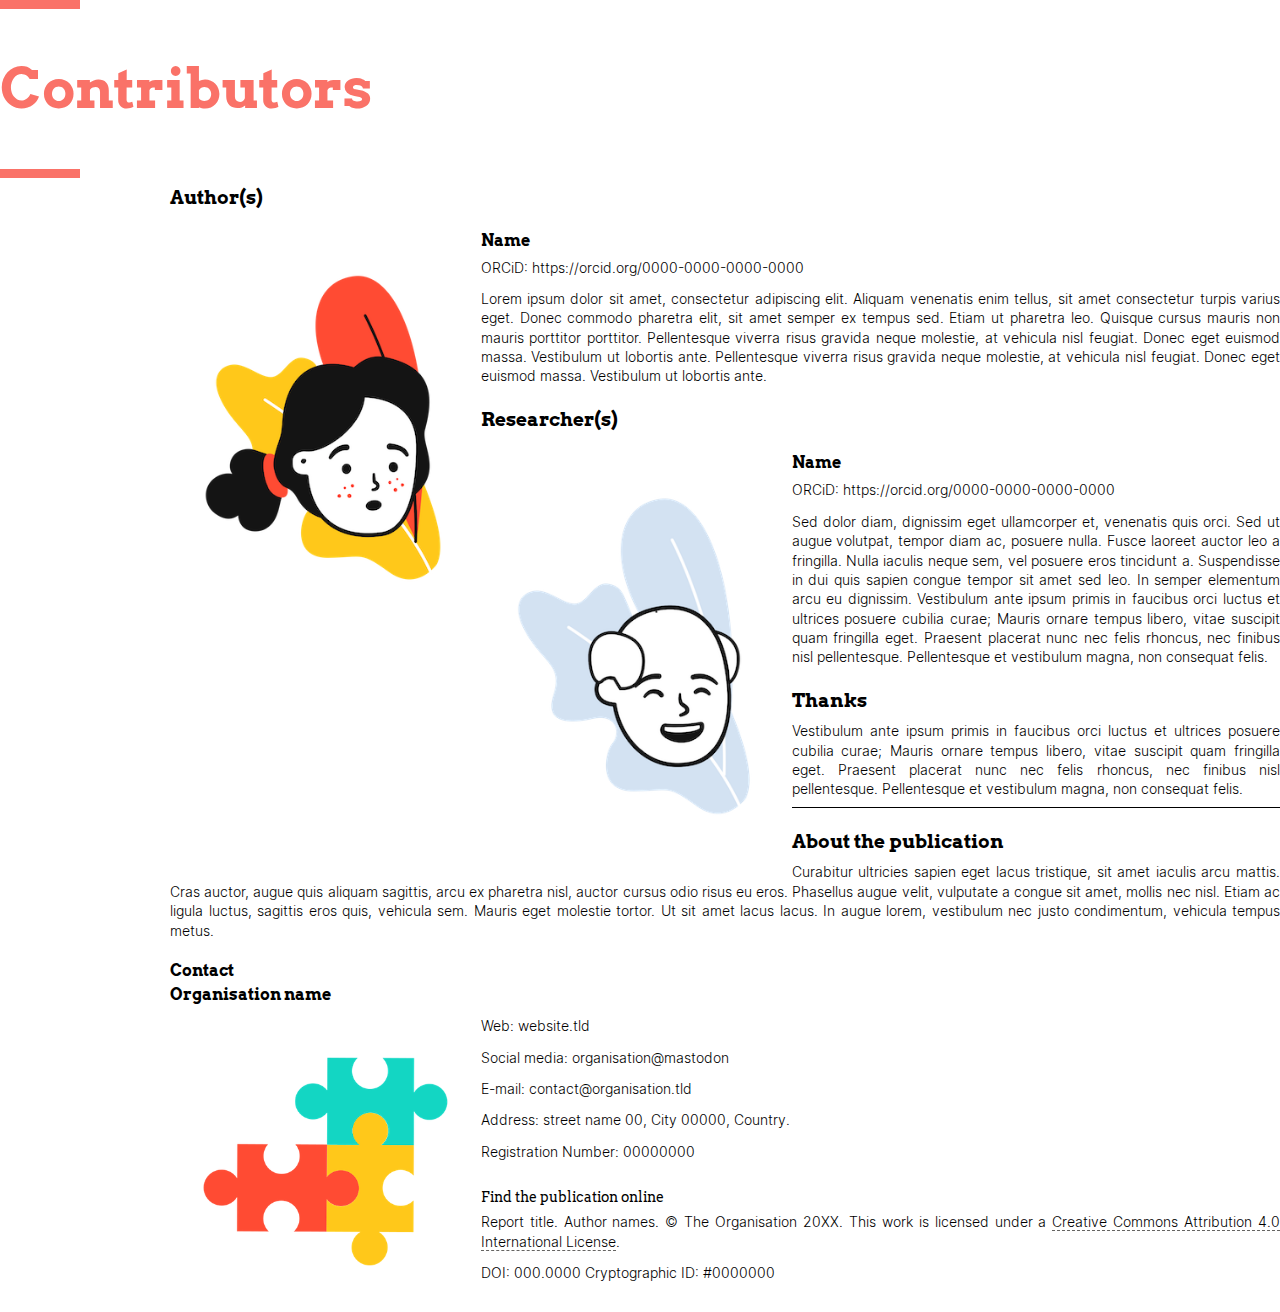
<file: html/document-5.html>
<!DOCTYPE html>
<html lang="en">
  <head>
    <meta charset="UTF-8">
    <title>Contributors</title>
    <link type="text/css" rel="stylesheet" href="css/book.css" />
    <link type="text/css" rel="stylesheet" href="css/appaloosa.css" />
  </head>
  <body class="book-chapter">
    <div class="article-part article-title" id="_5_0">Contributors</div>
    <div class="article-part article-richtext article-body">
      <h3 id="H8801368">Author(s)</h3>
      <figure id="F23538191" class="aligned-left image-width-25" data-aligned="left" data-width="25" data-category="none" data-caption-hidden="true"><img src="images/6fe34584-8d69-4802-be0e-a281121840ac.png"></figure>
      <h4 id="H7011072">Name</h4>
      <p>ORCiD: https://orcid.org/0000-0000-0000-0000</p>
      <p>Lorem ipsum dolor sit amet, consectetur adipiscing elit. Aliquam venenatis enim tellus, sit amet consectetur turpis varius eget. Donec commodo pharetra elit, sit amet semper ex tempus sed. Etiam ut pharetra leo. Quisque cursus mauris non mauris porttitor porttitor. Pellentesque viverra risus gravida neque molestie, at vehicula nisl feugiat. Donec eget euismod massa. Vestibulum ut lobortis ante. Pellentesque viverra risus gravida neque molestie, at vehicula nisl feugiat. Donec eget euismod massa. Vestibulum ut lobortis ante.</p>
      <h3 id="H319339">Researcher(s)</h3>
      <figure id="F14184921" class="aligned-left image-width-25" data-aligned="left" data-width="25" data-category="none" data-caption-hidden="true"><img src="images/1fa18e9f-eb2d-44f8-a1bc-a761a09f972e.png"></figure>
      <h4 id="H9896496">Name</h4>
      <p>ORCiD: https://orcid.org/0000-0000-0000-0000</p>
      <p>Sed dolor diam, dignissim eget ullamcorper et, venenatis quis orci. Sed ut augue volutpat, tempor diam ac, posuere nulla. Fusce laoreet auctor leo a fringilla. Nulla iaculis neque sem, vel posuere eros tincidunt a. Suspendisse in dui quis sapien congue tempor sit amet sed leo. In semper elementum arcu eu dignissim. Vestibulum ante ipsum primis in faucibus orci luctus et ultrices posuere cubilia curae; Mauris ornare tempus libero, vitae suscipit quam fringilla eget. Praesent placerat nunc nec felis rhoncus, nec finibus nisl pellentesque. Pellentesque et vestibulum magna, non consequat felis.</p>
      <h3 id="H1663104">Thanks</h3>
      <p>Vestibulum ante ipsum primis in faucibus orci luctus et ultrices posuere cubilia curae; Mauris ornare tempus libero, vitae suscipit quam fringilla eget. Praesent placerat nunc nec felis rhoncus, nec finibus nisl pellentesque. Pellentesque et vestibulum magna, non consequat felis.</p>
      <hr>
      <h3 id="H6025747">About the publication</h3>
      <p>Curabitur ultricies sapien eget lacus tristique, sit amet iaculis arcu mattis. Cras auctor, augue quis aliquam sagittis, arcu ex pharetra nisl, auctor cursus odio risus eu eros. Phasellus augue velit, vulputate a congue sit amet, mollis nec nisl. Etiam ac ligula luctus, sagittis eros quis, vehicula sem. Mauris eget molestie tortor. Ut sit amet lacus lacus. In augue lorem, vestibulum nec justo condimentum, vehicula tempus metus.</p>
      <h4 id="H5417875">Contact </h4>
      <h5 id="H4140235">Organisation name</h5>
      <figure id="F76335231" class="aligned-left image-width-25" data-aligned="left" data-width="25" data-category="none" data-caption-hidden="true"><img src="images/4d5aeba0-eccd-4039-93f8-6f576dfb284d.png"></figure>
      <p></p>
      <p></p>
      <p></p>
      <p>Web: website.tld</p>
      <p>Social media: organisation@mastodon</p>
      <p>E-mail: contact@organisation.tld</p>
      <p>Address: street name 00, City 00000, Country.</p>
      <p>Registration Number: 00000000</p>
      <h6 id="H5096991">Find the publication online</h6>
      <p>Report title. Author names. © The Organisation 20XX. This work is licensed under a <a href="https://creativecommons.org/licenses/by/4.0/">Creative Commons Attribution 4.0 International License</a>.</p>
      <p>DOI: 000.0000 Cryptographic ID: #0000000</p>
    </div>
    <section class="fnlist" role="doc-footnotes"></section>
  </body>
</html>
</file>
<file: html/css/book.css>
/* Footnote and figure/table labeling */

span.label-counter::after,
a.reference-counter::after {
    content: ' ' attr(data-book-counter); /* or data-chapter-counter */
}

.footnote-counter::before {
    content: attr(data-book-counter); /* or data-chapter-counter */
}

section[role='doc-footnote'] .footnote-counter::after {
    content: '. ';
}

/* CSL */

.csl-bib-body {
    padding-top: .5em;
    padding-bottom: .5em;
}

.csl-left-margin {
    padding-right: 1ch;
    clear: left;
    float: left;
    white-space: pre;
}

.csl-entry i {
    font-style: italic;
}

.csl-entry b {
    font-weight: bold;
}

.csl-entry sup {
    vertical-align: super;
    font-size: smaller;
}

.csl-entry sub {
    vertical-align: sub;
    font-size: smaller;
}

.csl-indent {
    padding-left: .5in;
}

.csl-entry {
    clear: left;
}

.csl-right-inline {
    padding-left: 20px;
}

span.anchor {
    text-decoration: underline;
    color: var(--cs-4-text);
}

figure figcaption {
    margin-top: 10px;
    font-size: .9em;
}

figure img {
    max-width: 100%;
}

figure {
    width: calc(80% - 12px);
    border: 1px solid black;
    padding: 5px;
    text-align: center;
    break-inside: avoid;
    cursor: pointer;
    margin: 10%;
    clear: none;
}

.aligned-right {
    float: right;
}

.aligned-left {
    float: left;
}

.aligned-center {
    float: none;
    display: block;
    margin-left: auto;
    margin-right: auto;
    align-content: center;
}

.image-width-100 {
    width: 80%;
    box-sizing: border-box;
}

.image-width-75 {
    width: 55%;
    box-sizing: border-box;
}

.image-width-50 {
    width: 40%;
    margin-left: 5%;
    margin-right: 5%;
    box-sizing: border-box;
}

.image-width-25 {
    width: 21%;
    margin-left: 2%;
    margin-right: 2%;
    box-sizing: border-box;
}


figure[data-category='table'] figcaption span.text::before,
figure[data-category='photo'] figcaption span.text::before,
figure[data-category='figure'] figcaption span.text::before,
table[data-category='table'] caption span.text::before {
    content: ': ';
}

table {
    clear: both;
}

.table-25 {
    width: 25%;
}

.table-50 {
    width: 50%;
}

.table-75 {
    width: 75%;
}

.table-100 {
    width: 100%;
}

.table-center {
    margin-left: auto !important;
    margin-right: auto !important;
    clear: both;
}

.table-left {
    float: left;
}

.table-right {
    float: right;
}

.user-contents a {
    text-decoration: underline;
}

.article table[data-layout='fixed'] {
    table-layout: fixed !important;
}

.article table[data-layout='auto'] {
    table-layout: auto !important;
}

.article-title {
    font-size: 48px;
}

.article .table-of-contents h1,
.article .table-of-contents h2,
.article .table-of-contents h3,
.article .table-of-contents h4,
.article .table-of-contents h5,
.article .table-of-contents h6 {
    font-size: 1em;
    font-weight: normal;
    margin-bottom: unset;
}

.article .table-of-contents h2 {
    padding-left: 1em;
}

.article .table-of-contents h3 {
    padding-left: 2em;
}

.article .table-of-contents h4 {
    padding-left: 3em;
}

.article .table-of-contents h5 {
    padding-left: 4em;
}

.article .table-of-contents h6 {
    padding-left: 5em;
}

.article .table-of-contents h1.toc {
    font-style: italic;
}

.underline {
    text-decoration: underline;
}
</file>
<file: html/css/appaloosa.css>
/*Appaloosa (Report) - publication style: Version: 6d7fb76 15 April 2023 14:44:44 Repo link: https://github.com/a-machine/appoloosa-report-style/blob/main/vivlio/style/css/appaloosa.css*/

/*body*/

@font-face {
  font-family: "Inter";
  font-weight: 400;
  font-style: normal;
  src: local('Inter Regular'), local('Inter-Regular'), url(media/Inter-Regular.ttf) format('truetype');
  }
  
  @font-face {
      font-family: "Inter";
      font-weight: 400;
      font-style: italic;
      src: local('Inter Italic'), local('Inter-Italic'), url(media/Inter-Italic.ttf) format('truetype');
  }
  
  @font-face {
      font-family: "Inter";
      font-weight: bold;
      font-style: normal;
      src: local('Inter Bold'), local('Inter-Bold'), url(media/Inter-Bold.ttf) format('truetype');
  }
  
  @font-face {
      font-family: "Inter";
      font-weight: bold;
      font-style: italic;
      src: local('Inter Bold Italic'), local('Inter-BoldItalic'), url(media/Inter-BoldItalic.ttf) format('truetype');
  }
  
  @font-face {
      font-family: "Inter";
      font-weight: 500;
      font-style: normal;
      src: local('Inter Medium'), local('Inter-Medium'), url(media/Inter-Medium.ttf) format('truetype');
  }
  
  @font-face {
      font-family: "Inter";
      font-weight: 500;
      font-style: italic;
      src: local('Inter Medium Italic'), local('Inter-MediumItalic'), url(media/Inter-MediumItalic.ttf) format('truetype');
  }
  
  @font-face {
      font-family: "Inter";
      font-weight: 600;
      font-style: normal;
      src: local('Inter SemiBold'), local('Inter-SemiBold'), url(media/Inter-SemiBold.ttf) format('truetype');
  }
  
  @font-face {
      font-family: "Inter";
      font-weight: 600;
      font-style: italic;
      src: local('Inter SemiBold Italic'), local('Inter-SemiBoldItalic'), url(media/Inter-SemiBoldItalic.ttf) format('truetype');
  }
  
  @font-face {
      font-family: "Inter";
      font-weight: 300;
      font-style: normal;
      src: local('Inter Light'), local('Inter-Light'), url(media/Inter-Light.ttf) format('truetype');
  }
  
  @font-face {
      font-family: "Inter";
      font-weight: 300;
      font-style: italic;
      src: local('Inter Light Italic'), local('Inter-LightItalic'), url(media/Inter-LightItalic.ttf) format('truetype');
  }
  
  @font-face {
      font-family: "Inter";
      font-weight: 200;
      font-style: normal;
      src: local('Inter ExtraLight'), local('Inter-ExtraLight'), url(media/Inter-ExtraLight.ttf) format('truetype');
  }
  
  @font-face {
      font-family: "Inter";
      font-weight: 200;
      font-style: italic;
      src: local('Inter ExtraLight Italic'), local('Inter-ExtraLightItalic'), url(media/Inter-ExtraLightItalic.ttf) format('truetype');
  }

    /*Headers ALT #1*/
  
    @font-face {
      font-family: "Arvo";
      font-weight: bold;
      font-style: normal;
      src: local('Arvo Bold'), local('Arvo-Bold'), url(media/Arvo-Bold.ttf) format('truetype');
      }
    
      @font-face {
        font-family: "Arvo";
        font-weight: 600;
        font-style: normal;
        src: local('Arvo Bold'), local('Arvo-Bold'), url(media/Arvo-Bold.ttf) format('truetype');
    }
    
    @font-face {
        font-family: "Arvo";
        font-weight: 500;
        font-style: normal;
        src: local('Arvo Bold'), local('Arvo-Bold'), url(media/Arvo-Bold.ttf) format('truetype');
    }
    
    @font-face {
        font-family: "Arvo";
        font-weight: 400;
        font-style: normal;
        src: local('Arvo Regular'), local('Arvo-Regular'), url(media/Arvo-Regular.ttf) format('truetype');
    }
  
  /*Secondary headers*/
  
  @font-face {
      font-family: "Roboto Slab";
      font-weight: 600;
      font-style: normal;
      src: local('Roboto Slab SemiBold'), local('RobotoSlab-SemiBold'), url(media/RobotoSlab-SemiBold.ttf) format('truetype');
  }
  
  @font-face {
      font-family: "Roboto Slab";
      font-weight: 500;
      font-style: normal;
      src: local('Roboto Slab Medium'), local('RobotoSlab-Medium'), url(media/RobotoSlab-Medium.ttf) format('truetype');
  }
  
  @font-face {
      font-family: "Roboto Slab";
      font-weight: 400;
      font-style: normal;
      src: local('Roboto Slab Regular'), local('RobotoSlab-Regular'), url(media/RobotoSlab-Regular.ttf) format('truetype');
  }
  
  @font-face {
      font-family: "Roboto Slab";
      font-weight: 300;
      font-style: normal;
      src: local('Roboto Slab Light'), local('RobotoSlab-Light'), url(media/RobotoSlab-Light.ttf) format('truetype');
  }
  
  @font-face {
      font-family: "Roboto Slab";
      font-weight: 200;
      font-style: normal;
      src: local('Roboto Slab ExtraLight'), local('RobotoSlab-ExtraLight'), url(media/RobotoSlab-ExtraLight.ttf) format('truetype');
  }
  
  *{
    font-family: "Inter", sans-serif;
  }

/*Page size*/

@page {
    size: 210mm 297mm;
    margin-top: 20mm;
    margin-bottom: 30mm;
  }

 /*Cover*/ 
  
  @page: first {
    size: 210mm 297mm;
    background-image: linear-gradient(#F5F4EF,#F5F4EF 73%,#56ACF6, #9dcef8 27%);
    background-size: 210mm 297mm;
    display: flex;
    margin-top: 30mm;
    color: #FA7268;
    page-break-after: always;
    @bottom-left { content: normal; }
    @bottom-center { content: normal; }
    @bottom-right { content: normal; }
    @top-left { content: normal; }
    @top-right { content: normal;}
    @top-center { content: normal;}
  }

/*Verso - left page*/ 

@page: left {
    margin-left: 15mm;
    margin-right: 20mm;
    @top-left {
      content: " ";
    }
    @top-center {
      content: " ";
    }
    @bottom-left {
      content: counter(page) " "" | "" "  env(doc-title);
      font-family: "Inter", sans-serif;
      font-weight: 400;
      font-size: 12px;
      line-height: 1.4;
      color: #000000;
      letter-spacing: 0.1pt;
      /*word-spacing: 1px;*/
      background-image: linear-gradient(45deg, #FA7268,#FA7268);
      background-repeat: no-repeat;
      background-size: 80px 9px;
      background-position: 0 55%;
      padding-top: 20px;
      vertical-align: top;
      width: 75%;
      }
      @bottom-center {
          content: " ";
          width: 10%;
        }
        @bottom-right { width: 15%; }
    }

    /*Recto - right page*/
  
@page: right {
    margin-left: 20mm;
    margin-right: 15mm;
    @top-right {
       content: "";
    }
    @top-center {
      content: " ";
    }
    @bottom-left { width: 15%; }
    @bottom-center {
      content: " ";
      width: 10%;
    }
    @bottom-right {
      content: string(chapter-title, start) " "" | "" " counter(page);
      font-family: "Inter", sans-serif;
      font-weight: 400;
      font-size: 12px;
      line-height: 1.4;
      color: #000;
      letter-spacing: 0.1pt;
      background-image: linear-gradient(45deg, #FA7268,#FA7268);
      background-repeat: no-repeat;
      background-size: 80px 9px;
      background-position: 100% 55%;
      padding-top: 20px;
      vertical-align: top;
      width: 75%;
    }
  }

/*Blank page*/ 
 
@page: blank {
    @bottom-left {content: normal;}
    @bottom-right {content: normal;}
    @top-center {content: normal;}
    @top-left {content: normal;}
    @top-right {content: normal;}
  }

/*HTML basics*/ 

html {
    font-size: 18px;
    font-weight: 300;
    color: #000;
    text-rendering: optimizeLegibility;
    overflow-wrap: break-word;
    word-wrap: break-word;
  }
html body { background-color: transparent!important;}
body {
    counter-reset: chapter figure-cat-figure figure-cat-photo figure-cat-table footnote-counter footnote-marker-counter;
    overflow-wrap: break-word;
  }
  
  html,
  body,
  div,
  span,
  object,
  iframe,
  h1,
  h2,
  h3,
  h4,
  h5,
  h6,
  p,
  blockquote,
  pre,
  abbr,
  address,
  cite,
  code,
  del,
  dfn,
  em,
  img,
  ins,
  kbd,
  q,
  samp,
  small,
  strong,
  sub,
  sup,
  var,
  b,
  i,
  dl,
  dt,
  dd,
  ol,
  ul,
  li,
  fieldset,
  form,
  label,
  legend,
  table,
  caption,
  tbody,
  tfoot,
  thead,
  tr,
  th,
  td,
  article,
  aside,
  canvas,
  details,
  figcaption,
  figure,
  footer,
  header,
  hgroup,
  menu,
  nav,
  section,
  summary,
  time,
  mark,
  audio,
  video {
    margin: 0;
    padding: 0;
    border: 0;
    font-size: 100%;
    vertical-align: baseline;
  }
  .copyrightpage p {
    font-family: "Inter", sans-serif;
    color: #000;
  }
  nav::before {
    content: "Contents";
    font-family: "Arvo", serif;
    font-size: 55px;
    color: #FA7268;
    font-weight: 600;
  }
  nav {
    margin: 2em 0;
    break-before: always;
    page-break-before: always;
    width: 80%;
    font-family: "Roboto Slab", sans-serif;
  }
  nav ol {
    margin-top: 2em;
    list-style: none;
  }
  nav li a {
    display: inline-flex;
    width: 100%;
    text-decoration: none;
    color: currentColor;
    align-items: baseline;
    border: none;
    /*font-size: 9pt;*/
    border-bottom: 1px solid;
    line-height: 1.8em;
  }
  /*nav li a:hover {
    border-bottom: 0px;
  }*/
  nav li a::before {
    margin-right: 0.5em;
    /*border-bottom: 1px dotted;*/
    content: "";
    order: 1;
    flex: auto;
  }
  nav li {
    font-weight: 500;
  }
  
  nav li ol {
    margin-top: 0.5em;
  }
  
  nav li ol li {
    padding-left: 1.2em;
    font-weight: 300;
  }
  
  nav li ol li ol li ol li {
    display: none;
  }
  
  nav li a::after {
   text-align: right;
   content: target-counter(attr(href), page);
   align-self: flex-end;
   flex: none;
   order: 2;
  }

/*Docsify*/

/*Review*/

/*QR code for content URL*/

div.titlepage {
  height: 100vh;
  background-image: url("media/qr.png");
  /*-webkit-filter: drop-shadow( -5px 5px 5px rgb(165, 165, 165) );
  filter: drop-shadow( -5px 5px 5px rgb(146, 8, 8)); */
  background-position: 0% 100%;
  background-size: 15%;
  background-repeat: no-repeat; /*logo cover image*/
  margin-top: 0em;
  margin-bottom: 0em;
}

.booktitle {
    /*text-align: center;*/
    font-family: "Arvo", serif;
    font-size: 55px;
    color:#111111;
    page-break-inside: avoid;
    page-break-after: avoid;
    text-transform: none;
    hyphens: manual;
    white-space: pre-line;
    letter-spacing: 0pt;
    word-spacing: 1px;
    font-weight: 600;
    max-width: 100%;
    margin: 0;
    text-align: left;
  }

.booktitle:before {
    display: block;
    text-transform: none;
    counter-increment: chapter;
    height: 7em;
    background-image: linear-gradient(45deg, #FA7268,#FA7268);
    background-repeat: no-repeat;
    background-size: 80px 9px;
    background-position: 0% 0%;
    padding-top: 0.5em;
    color: #0a0a0a;
    content:" ";/*here goes text*/
    font-size: 18px;
  }
  
h2.booksubtitle {
    font-family: "Roboto Slab", sans-serif;
    font-size: 30px;
    font-weight: 400!important;
    color: #0a0a0a;
    padding-top: 0.7em;
    margin: 0;
  }

h3.bookauthor {
    font-family: "Roboto Slab", sans-serif;
    font-size: 20px;
    color: #0a0a0a;
    padding-top: 2em;
    font-weight: 400!important;
    margin: 0;
  }

h4.bookversion {
    font-family: "Roboto Slab", sans-serif;
    font-size: 12px;
    color: #0a0a0a;
    font-weight: 400!important;
    padding-top: 44em;
    margin: 0;
    text-align: right;
  }
  
h1.part {
    page-break-before: always!important;
    page-break-after: always!important;
    color: #111111;
    margin-top:0;
  }
h1.part:before {
    display: block;
    text-transform: none;
    counter-increment: chapter;
    height: 1em;
    background-image: linear-gradient(45deg, #FA7268,#FA7268);
    background-repeat: no-repeat;
    background-size: 80px 9px;
    background-position: 0% 0%;
    content:"";
  }

.article-part.article-title {
    page-break-before: always!important;
  }
.article-title {
    font-family: "Arvo", serif;
    string-set: chapter-title content(text);
    font-size: 55px;
    color:#FA7268;
    /*margin-top: 2em;*/
    page-break-before: always!important;
    page-break-inside: avoid;
    page-break-after: avoid;
    text-transform: none;
    hyphens: manual;
    white-space: pre-line;
    letter-spacing: 0pt;
    word-spacing: 1px;
    font-weight: 600;
    max-width: 70%;
  }

.article-title strong { font-weight: 600;}
  
.article-title:before {
    display: block;
    text-transform: none;
    counter-increment: chapter;
    height: 1em;
    background-image: linear-gradient(45deg, #FA7268,#FA7268);
    background-repeat: no-repeat;
    background-size: 80px 9px;
    background-position: 0% 0%;
    content:"";
  }
.article-title:after{
    display: block;
    background-image: linear-gradient(45deg, #FA7268,#FA7268);
    background-repeat: no-repeat;
    background-size: 80px 9px;
    background-position: 0% 100%;
    content:"";
    height:1em;
  }
.article-contributors, .article-authors {
    font-size:  0.8837rem;
    font-weight: 300;
    margin: 20px 0;
  }
.article-abstract {
    margin: 10px 0 80px 0;
  }
.article-abstract p {
    font-size:  1.3rem;
    font-weight: 400;
    margin: 10px 0 80px 0;
  }
  
.article-body {
     margin-top: -15px;
     margin-left: 170px;
   }
  
   section.fnlist {
     margin-left: 170px;
   }
  
/*Literaturverzeichnis*/

h1.article-bibliography-header {
    font-family: "Arvo", serif;
    font-size: 1.395rem;
    text-align: left;
    margin-bottom: 0;
    page-break-inside: avoid;
    page-break-after: avoid;
    text-transform: none;
    hyphens: manual;
    white-space: pre-line;
    /*letter-spacing: 0pt;
    word-spacing: 1px;*/
    margin-left: 170px;
    font-weight: 600;
  }
  div.csl-bib-body {
    margin-left: 170px;
  }

.csl-entry {
    font-family: "Inter", sans-serif;
    font-weight: 300;
    font-size:  0.8837rem;
    line-height: 1.37;
    margin-bottom: 9pt;
    /*letter-spacing: 0.2pt;
    word-spacing: 0.2pt;*/
  }

.article-body > figure.image-width-100 {
    margin-left: -170px;
    width: auto !important;
  }
  
.image-width-100 {
      width: 99%;
      box-sizing:border-box;
  }
  
  .image-width-90 {
      width: 89%;
      box-sizing:border-box;
  }
  
  .image-width-75 {
      width: 74%;
      box-sizing:border-box;
  }
  
  .image-width-50 {
      width: 49%;
      margin-left:5%;
      margin-right:5%;
      box-sizing:border-box;
  }
  
  .image-width-25 {
      width: 24%;
      margin-left:2%;
      margin-right:2%;
      box-sizing:border-box;
  }
  
  p {
    font-size:  0.8837rem; /* 0.8837rem */
    line-height: 1.37; /* 1.3954rem */
    margin-bottom: 0pt;
    text-align: justify;
    /*letter-spacing: 0.2pt;
    /*word-spacing: 0.2pt;*/
    orphans: 2;
    widows: 2;
  }
  
  p + p {
    text-indent: 0;
    margin-top: 9pt; }
  
  div.table-cell-container p + p {
    margin-top: 0pt;}
  
  li p {
     display: inline;
  }
  
  p strong,
  p .bold,
  p .Bold,
  p b,
  li strong,
  li .bold,
  li .Bold,
  li b {
    font-weight: 700;
  }
  
  table li strong,
  table li .bold,
  table li .Bold,
  table li b {
    font-family: "Inter", sans-serif;
    font-weight: 700;
  }
  
  em,
  .italic {
    font-family: inherit;
    font-style: italic;
  }
  
  pre {
    max-width: 80.1266666667mm;
  }
  
  a, .csl-bib-body a {
    color: #000;
    text-decoration: none !important;
    border-bottom: 1px dashed rgb(101,100,98);
  }
  
  a:hover {
    border-bottom: 1px solid rgb(101,100,98);
  }
  
  strong em {
    font-weight: bold;
    font-style: italic;
  }
  
  var {
    font-family: "Inter", sans-serif;
    font-weight: normal;
  }
  
  var em,
  var .Italic {
    font-weight: normal;
    font-style: normal;
  }
  
  sup {
    font-size: 9.75pt;
    font-weight: inherit;
    position: relative;
    top: -3px;
    vertical-align: baseline;
  }
  
  .references p {
    line-height: 10.8pt;
    font-size: 9pt;
  }
  
  blockquote {
    display: block;
    width: 95%;
    position: relative;
    font-family: "Inter", sans-serif;
    font-size:  11pt; /* 1.023rem */
    vertical-align: baseline;
    margin-top: 12pt;
    margin-bottom: 12pt;
    margin-left: 20px;/* 3.3241rem*/
    padding-left: 5px;
    margin-right: 10px;
  
  }
  
  /*blockquote:before {
    font-family: "noto serif", serif;
    content: "“";
    font-size: 4em;
    left: -45px;
    top: -10px;
    z-index: 5;
    position: absolute;
    color: rgb(0,22,104);
    opacity: 1;
  }*/
  
  blockquote p {
    font-family: inherit;
    text-align: left;
    font-weight: 200;
    line-height: 1.37;
    font-style: italic;
  }
  
  blockquote strong {
    font-weight: 700;
  }
  
  blockquote  p.att { text-align: right; }
  
  h2, h2 strong {
  font-family: "Arvo", serif;
  margin-top: 1.5em;
  color:#111111; /*rgb(25,43,83);*/
  }
  h3, h3 strong,
  h4, h4 strong,
  h5,
  h6 {
    font-family: "Arvo", serif;
    margin-top: 1.5em;
    color: #000; /*rgb(25,43,83);*/
  }
  
  h1 {
    font-family: "Arvo", serif;
    font-size: 55px; /* 2.233rem */
    color:#111111; /*rgb(25,43,83);*/
    margin-bottom: 1em;
    margin-top: 1em;
    page-break-inside: avoid;
    page-break-after: avoid;
    text-transform: none;
    hyphens: manual;
    white-space: pre-line;
    letter-spacing: 0pt;
    word-spacing: 1px;
    font-weight: 600
  }
  
  h1 strong {font-weight: 400;}
  
  h2 {
    font-size: 1.395rem; 
    font-family: "Arvo", serif;
    text-transform: none;
    font-weight: 600;
    /*margin: 1.5em 0 1.2em 0;*/
    margin-top: 20pt;
    margin-bottom: 9pt;
    page-break-inside: avoid;
    page-break-after: avoid;
  }
  
  h3 {
    font-size: 1.18rem; /* 1.209rem */
    font-family: "Arvo", serif;
    margin-top: 17pt;
    page-break-inside: avoid;
    page-break-after: avoid;
    font-weight: 600;
    margin-bottom: 9pt;
  }
  
  h4 {
    font-size: 1.01rem; /* 1.023rem */
    font-family: "Arvo", serif;
    margin-top: 15pt;
    margin-bottom: 9pt;
    font-weight: 600;
    page-break-inside: avoid;
    page-break-after: avoid;
  }
  
  h5 {
    font-family: "Arvo", serif;
    font-weight: 500;
    font-size: 0.97rem; /* 0.930rem*/
    margin-top: 18px;
    margin-bottom: 5pt;
    page-break-inside: avoid;
    page-break-after: avoid;
  }
  
  h6 {
    font-family: "Arvo", serif;
    font-weight: 400;
    font-size: 0.89rem;
    margin-top: 20pt;
    margin-bottom: 5pt;
    page-break-inside: avoid;
    page-break-after: avoid;
  }
  
  hr {
      border: 0;
      height: 1px;
      background: #000;
      }
  
  hr.br { border:0; height: 0px; }
  
  .one ol li {
    list-style-type: decimal;
  }
  
  .article-body a.fn {
    left: 0.2em;
    border-bottom: none;
    font-family: "Inter", sans-serif;
  }
  .footnotes ol li p a {
    text-wrap: word-break;
  }
  .footnote-counter {font-size: 12px; font-weight: 600;}
  
  /*li[id*="fn"] {
    text-indent: 0;
    font-weight: 400;
    font-size: 80%;
    margin-left: 1.3pc;
    font-family: "Inter", sans-serif;
  }*/
  .fnlist p {
    text-indent: 0;
    font-weight: 400;
    line-height: 1.3;
    margin: 0.2em 0 0.5em 0;
    font-size: 12px;/*0.76rem*/
    font-family: "Inter", sans-serif;
    text-align: left;
  }
  
  /*epub*/

  .footnote-content {
    color: #000;
    text-indent: 0;
    font-size: 0.7rem;
    font-family: "Inter", sans-serif;
  }
  
  .footnote-content span {
    margin-left: 1.3pc;
  }
  
  a.footnoteRef {
    border-bottom: 0;
    line-height: 0;
    background: none;
    display: inline;
  }
  
  figure {
    text-indent: 0;
    width: 100%;
    text-align: center;
    margin-top: 27pt;
    margin-bottom: 27pt;
  }
  
  figure img {
    display: block;
    height: auto;
    margin: auto;
  }
  
  figure figcaption {
    font-family: "Inter", sans-serif;
    margin: 8px 0;
    font-weight: 300;
    font-size:  0.82rem;
    line-height: 1.37;
    text-indent: 0;
    text-align: left;
  }
  
  .label-counter {
    font-weight: 700;
  }

  /*From Fidus writer*/

  .figure-cat-figure::after {
      counter-increment: figure-cat-figure;
      content: ' ' counter(figure-cat-figure);
  }
  
  .figure-cat-photo::after {
      counter-increment: figure-cat-photo;
      content: ' ' counter(figure-cat-photo);
  }
  
  .figure-cat-table::after {
      counter-increment: figure-cat-table;
      content: ' ' counter(figure-cat-table);
  }
  
  .figure-cat-figure + span::before, .figure-cat-photo + span::before, .figure-cat-table + span::before {
      content: ': ';
  }
  
  ul {
    display: block;
    list-style-type: disc;
    margin-top: 1em;
    margin-bottom: 1em;
    margin-left: 0;
    margin-right: 0;
    padding-left: 20px;
    font-size:  0.8837rem!important;
    line-height: 1.37;
    hyphens: none;
  }
  ul li {
    margin-bottom: 0.5em;
    height: auto;
  }
  
  ul.dashed {
    list-style-type: none;
  }
  ul.dashed > li {
    text-indent: -15px;
  }
  ul.dashed > li:before {
    content: "-";
    text-indent: -20px;
    color:#111111;
    font-size: 120%;
    font-weight: 700;
  }

  /*#page-navigation ol {
      margin: 0;
      padding: 0;
      list-style-type: decimal;
      float: left;
  }*/
  
   .article-body ol {
    display: block;
    list-style: decimal;
    /*counter-reset: ol-counter;*/
    margin-top: 1em;
    margin-bottom: 1em;
    margin-left: 0;
    margin-right: 0;
    padding-left: 18px;
    font-size:  0.8837rem!important;
    line-height: 1.37;
    hyphens: none;
  }
  ol li {
    margin-bottom: 0.5em;
  }
  
  table {
    margin: 0 auto;
    width: 99% !important;
    font-family: "Inter", sans-serif;
    background-size: 8pt;
    page-break-inside: avoid;
    margin-top: 9pt;
    margin-bottom: 18pt;
    border-collapse: collapse;
    /*border-bottom: 1pt solid #000;*/
    border-left: 0;
    border-right: 0;
    text-align: left;
    font-size: 9pt;
  }
  
  .article-body > table.table-100.table-fixed {
    margin-left: -170px !important;
    width: auto !important;
  }
  .article-body + table caption {
    padding-top: 80px!important;
    /*background-color: blue!important;*/
  }
  
  table.tbnostyle tr:first-of-type td {
    font-style: normal!important;
    background-color: transparent !important;
    border-bottom: 1px solid rgb(231,231,231)!important;
  }
  
  table caption {
    /*border-top: 1px solid rgb(231,231,231);
    border-bottom: 1px solid #435772;*/
    padding: 1em 0;
    font-size: 0.72rem;
    text-align: left;
    margin: 0 auto;
    vertical-align: middle;
  }
  
  table td {
    width: auto;
    border-left: 0;
    border-right: 0;
    /*text-align: right;*/
    border-bottom: 1px solid #111111;
    padding: 1.1em 0.5em;
  }
  
  table td a {
   /*word-break: break-all; break words url*/
   word-wrap: break-word;
   overflow-wrap: break-word;
  }
  
  table td:last-of-type {
    padding-right: 1em;
  }
  
  table p,
  table ul,
  table li,
  table ol {
    font-size: 9pt;
    font-weight: 400;
    line-height: 1.37;
    margin: 0;
    font-family: "Inter", sans-serif;
    text-align: left;
    text-indent: 0;
     /*list-style-position: outside;*/
  }
  
  table li {
    vertical-align:top;
  }
  
  tr:first-of-type th {
    padding-top: 1.1em;
    padding-bottom: 1.1em;
  }
  
  tr:first-of-type td {
    font-style: italic;
    /*background-color: rgb(241,248,250);
    border-bottom: 2px solid rgb(15,100,167);*/
  }
  tr:nth-child(odd) {
    background-color: #F5F4EF;
  }
  tr:nth-child(even) {
    background-color: #EAEFEE;
  }
  tr:last-of-type td {
    padding-bottom: 0.6em;
  }
  
  table + p {
    text-indent: 0;
  }
  
  th {
    border-left: 0;
    border-right: 0;
    padding: 1em;
    font-weight: 600;
    background-color: #92C9F9;/*#111111*/
    border-bottom: 1px solid #000000;
  }
  
  th p { color: #000000; }
  
  tr:first-of-type {
      font-weight: normal;
  }
  
  tr.head + tr td {
    padding-top: 0.8em;
  }
  
  table + p {
    margin: 0 auto;
    width: 95% !important;
    margin-top: 0;
  }
  
  table + p + p {
    margin-top: 18pt;
  }
  
  /*ul numeric*/
  ul.numeric-decimals { counter-reset:section -1; list-style-type:none; list-style-position: outside; padding-left: 0; font-size: 9pt;}
  ul.numeric-decimals li { list-style-type:none;
    margin-top: 0.3em;
    color: #000;
    margin-left: 0;
    margin-left: 0;
    text-indent: 0;
    letter-spacing: 0.2pt;
    word-spacing: 0px; }
  ul.numeric-decimals li ul { counter-reset:subsection; }
  ul.numeric-decimals li:before{
      counter-increment:section;
      content:counter(section) ". ";/*content:"Section " counter(section) ". ";*/
  }
  ul.numeric-decimals li ul li:before {
      counter-increment:subsection;
      content:counter(section) "." counter(subsection) " ";
  }
  
  /*3 level*/
  ul.numeric-decimals li ul li ul { counter-reset:subsubsection; }
  ul.numeric-decimals li ul li:before{
      counter-increment:subsection;
      content:counter(section) "." counter(subsection) " ";
  }
  ul.numeric-decimals li ul li ul li:before {
      counter-increment:subsubsection;
      content:counter(section) "." counter(subsection) "." counter(subsubsection) " ";
  }
  
  /*None level*/
  ul.numeric-decimals li.none:before {
      content: " ";
  }
  
  div.article-body > h2:first-child, div.Kolophon > h2:first-child {
    margin-top: 0pt;
  }
  
  h2 + h2, h2 + h3, h3 + h4, h4 + h5 {
    margin-top: -5pt;
  }
  
  h2 + p {
    margin-top: -5pt;
  }
  
  h3 + p, h4 + p, h5 + p {
   margin-top: -3pt;
  }
  
  h2 + p /* h3+p*/ {
      page-break-after: avoid;
  }
  
  .txtnospace p, p.txtnospace {
    letter-spacing: 0.1pt !important;
    word-spacing: 0.2pt !important;
  }
  
  ol.upper-latin {
    list-style-type: upper-latin;
  }

  @media print {
    a {
      color: #000;
      text-decoration: none !important;
      border-bottom: 1px dotted rgb(101,100,98);
    }
  
    @page {
      size: 210mm 297mm;
    }
  
  }
  
  @media screen and (min-width: 400px) and (max-width: 700px) {
      .article-body, section.fnlist , h1.article-bibliography-header, div.csl-bib-body, .article-body > figure.image-width-100, .article-body > table.table-100.table-fixed, blockquote  {
       margin-left: 0px!important;
      }
      .article-body {
        margin-top: 15px;
      }
      .article-title, h1.part, nav::before {
       max-width: 100%;
       font-size: 40px;
      }
      nav {
       width: 100%;
       font-size: 0.7rem;
      }
      nav li a {
       line-height: 1.2em;
      }
  
  }

  /* EPUB overwrites */

   .epub .article-body {
     margin-top: 15px;
   }
  
   .epub .article-body p {
     text-align: left;
   }
  
   .epub .article-body, .epub section.fnlist , .epub h1.article-bibliography-header, .epub div.csl-bib-body, .epub .article-body > figure.image-width-100, .epub .article-body > table.table-100.table-fixed, .epub blockquote  {
    margin-left: 0px!important;
  }
   .epub .article-title, .epub h1.part, .epub nav::before {
    max-width: 100%;
    font-size: 40px;
  }
  .epub nav {
    width: 100%;
    font-size: 0.7rem;
  }
  .epub nav li a {
    line-height: 1.2em;
  }
  .epub .figure-cat-figure + span::before, .epub .figure-cat-photo + span::before, .epub .figure-cat-table + span::before {
      content: ' ';
  }
  
  /*section[role=doc-endnotes]:first-of-type::before {
      content: 'Footnotes';
      display: block;
      font-family: "Inter", sans-serif;
      font-size: 1.395rem;
      color:#111111;
      font-weight: 600;
      border-bottom: 1px solid black;
      height: 2em;
      margin-bottom: 1em;
    }*/
  /*.epub nav li a:hover {
    border-bottom: 1px solid;
  }*/
</file>
<file: uhtml/css/book.css>
/* Footnote and figure/table labeling */

span.label-counter::after,
a.reference-counter::after {
    content: ' ' attr(data-book-counter); /* or data-chapter-counter */
}

.footnote-counter::before {
    content: attr(data-book-counter); /* or data-chapter-counter */
}

section[role='doc-footnote'] .footnote-counter::after {
    content: '. ';
}

/* CSL */

.csl-bib-body {
    padding-top: .5em;
    padding-bottom: .5em;
}

.csl-left-margin {
    padding-right: 1ch;
    clear: left;
    float: left;
    white-space: pre;
}

.csl-entry i {
    font-style: italic;
}

.csl-entry b {
    font-weight: bold;
}

.csl-entry sup {
    vertical-align: super;
    font-size: smaller;
}

.csl-entry sub {
    vertical-align: sub;
    font-size: smaller;
}

.csl-indent {
    padding-left: .5in;
}

.csl-entry {
    clear: left;
}

.csl-right-inline {
    padding-left: 20px;
}

span.anchor {
    text-decoration: underline;
    color: var(--cs-4-text);
}

figure figcaption {
    margin-top: 10px;
    font-size: .9em;
}

figure img {
    max-width: 100%;
}

figure {
    width: calc(80% - 12px);
    border: 1px solid black;
    padding: 5px;
    text-align: center;
    break-inside: avoid;
    cursor: pointer;
    margin: 10%;
    clear: none;
}

.aligned-right {
    float: right;
}

.aligned-left {
    float: left;
}

.aligned-center {
    float: none;
    display: block;
    margin-left: auto;
    margin-right: auto;
    align-content: center;
}

.image-width-100 {
    width: 80%;
    box-sizing: border-box;
}

.image-width-75 {
    width: 55%;
    box-sizing: border-box;
}

.image-width-50 {
    width: 40%;
    margin-left: 5%;
    margin-right: 5%;
    box-sizing: border-box;
}

.image-width-25 {
    width: 21%;
    margin-left: 2%;
    margin-right: 2%;
    box-sizing: border-box;
}


figure[data-category='table'] figcaption span.text::before,
figure[data-category='photo'] figcaption span.text::before,
figure[data-category='figure'] figcaption span.text::before,
table[data-category='table'] caption span.text::before {
    content: ': ';
}

table {
    clear: both;
}

.table-25 {
    width: 25%;
}

.table-50 {
    width: 50%;
}

.table-75 {
    width: 75%;
}

.table-100 {
    width: 100%;
}

.table-center {
    margin-left: auto !important;
    margin-right: auto !important;
    clear: both;
}

.table-left {
    float: left;
}

.table-right {
    float: right;
}

.user-contents a {
    text-decoration: underline;
}

.article table[data-layout='fixed'] {
    table-layout: fixed !important;
}

.article table[data-layout='auto'] {
    table-layout: auto !important;
}

.article-title {
    font-size: 48px;
}

.article .table-of-contents h1,
.article .table-of-contents h2,
.article .table-of-contents h3,
.article .table-of-contents h4,
.article .table-of-contents h5,
.article .table-of-contents h6 {
    font-size: 1em;
    font-weight: normal;
    margin-bottom: unset;
}

.article .table-of-contents h2 {
    padding-left: 1em;
}

.article .table-of-contents h3 {
    padding-left: 2em;
}

.article .table-of-contents h4 {
    padding-left: 3em;
}

.article .table-of-contents h5 {
    padding-left: 4em;
}

.article .table-of-contents h6 {
    padding-left: 5em;
}

.article .table-of-contents h1.toc {
    font-style: italic;
}

.underline {
    text-decoration: underline;
}
</file>
<file: uhtml/css/appaloosa.css>
/*Appaloosa (Report) - publication style: Version: 6d7fb76 15 April 2023 14:44:44 Repo link: https://github.com/a-machine/appoloosa-report-style/blob/main/vivlio/style/css/appaloosa.css*/

/*body*/

@font-face {
  font-family: "Inter";
  font-weight: 400;
  font-style: normal;
  src: local('Inter Regular'), local('Inter-Regular'), url(media/Inter-Regular.ttf) format('truetype');
  }
  
  @font-face {
      font-family: "Inter";
      font-weight: 400;
      font-style: italic;
      src: local('Inter Italic'), local('Inter-Italic'), url(media/Inter-Italic.ttf) format('truetype');
  }
  
  @font-face {
      font-family: "Inter";
      font-weight: bold;
      font-style: normal;
      src: local('Inter Bold'), local('Inter-Bold'), url(media/Inter-Bold.ttf) format('truetype');
  }
  
  @font-face {
      font-family: "Inter";
      font-weight: bold;
      font-style: italic;
      src: local('Inter Bold Italic'), local('Inter-BoldItalic'), url(media/Inter-BoldItalic.ttf) format('truetype');
  }
  
  @font-face {
      font-family: "Inter";
      font-weight: 500;
      font-style: normal;
      src: local('Inter Medium'), local('Inter-Medium'), url(media/Inter-Medium.ttf) format('truetype');
  }
  
  @font-face {
      font-family: "Inter";
      font-weight: 500;
      font-style: italic;
      src: local('Inter Medium Italic'), local('Inter-MediumItalic'), url(media/Inter-MediumItalic.ttf) format('truetype');
  }
  
  @font-face {
      font-family: "Inter";
      font-weight: 600;
      font-style: normal;
      src: local('Inter SemiBold'), local('Inter-SemiBold'), url(media/Inter-SemiBold.ttf) format('truetype');
  }
  
  @font-face {
      font-family: "Inter";
      font-weight: 600;
      font-style: italic;
      src: local('Inter SemiBold Italic'), local('Inter-SemiBoldItalic'), url(media/Inter-SemiBoldItalic.ttf) format('truetype');
  }
  
  @font-face {
      font-family: "Inter";
      font-weight: 300;
      font-style: normal;
      src: local('Inter Light'), local('Inter-Light'), url(media/Inter-Light.ttf) format('truetype');
  }
  
  @font-face {
      font-family: "Inter";
      font-weight: 300;
      font-style: italic;
      src: local('Inter Light Italic'), local('Inter-LightItalic'), url(media/Inter-LightItalic.ttf) format('truetype');
  }
  
  @font-face {
      font-family: "Inter";
      font-weight: 200;
      font-style: normal;
      src: local('Inter ExtraLight'), local('Inter-ExtraLight'), url(media/Inter-ExtraLight.ttf) format('truetype');
  }
  
  @font-face {
      font-family: "Inter";
      font-weight: 200;
      font-style: italic;
      src: local('Inter ExtraLight Italic'), local('Inter-ExtraLightItalic'), url(media/Inter-ExtraLightItalic.ttf) format('truetype');
  }

    /*Headers ALT #1*/
  
    @font-face {
      font-family: "Arvo";
      font-weight: bold;
      font-style: normal;
      src: local('Arvo Bold'), local('Arvo-Bold'), url(media/Arvo-Bold.ttf) format('truetype');
      }
    
      @font-face {
        font-family: "Arvo";
        font-weight: 600;
        font-style: normal;
        src: local('Arvo Bold'), local('Arvo-Bold'), url(media/Arvo-Bold.ttf) format('truetype');
    }
    
    @font-face {
        font-family: "Arvo";
        font-weight: 500;
        font-style: normal;
        src: local('Arvo Bold'), local('Arvo-Bold'), url(media/Arvo-Bold.ttf) format('truetype');
    }
    
    @font-face {
        font-family: "Arvo";
        font-weight: 400;
        font-style: normal;
        src: local('Arvo Regular'), local('Arvo-Regular'), url(media/Arvo-Regular.ttf) format('truetype');
    }
  
  /*Secondary headers*/
  
  @font-face {
      font-family: "Roboto Slab";
      font-weight: 600;
      font-style: normal;
      src: local('Roboto Slab SemiBold'), local('RobotoSlab-SemiBold'), url(media/RobotoSlab-SemiBold.ttf) format('truetype');
  }
  
  @font-face {
      font-family: "Roboto Slab";
      font-weight: 500;
      font-style: normal;
      src: local('Roboto Slab Medium'), local('RobotoSlab-Medium'), url(media/RobotoSlab-Medium.ttf) format('truetype');
  }
  
  @font-face {
      font-family: "Roboto Slab";
      font-weight: 400;
      font-style: normal;
      src: local('Roboto Slab Regular'), local('RobotoSlab-Regular'), url(media/RobotoSlab-Regular.ttf) format('truetype');
  }
  
  @font-face {
      font-family: "Roboto Slab";
      font-weight: 300;
      font-style: normal;
      src: local('Roboto Slab Light'), local('RobotoSlab-Light'), url(media/RobotoSlab-Light.ttf) format('truetype');
  }
  
  @font-face {
      font-family: "Roboto Slab";
      font-weight: 200;
      font-style: normal;
      src: local('Roboto Slab ExtraLight'), local('RobotoSlab-ExtraLight'), url(media/RobotoSlab-ExtraLight.ttf) format('truetype');
  }
  
  *{
    font-family: "Inter", sans-serif;
  }

/*Page size*/

@page {
    size: 210mm 297mm;
    margin-top: 20mm;
    margin-bottom: 30mm;
  }

 /*Cover*/ 
  
  @page: first {
    size: 210mm 297mm;
    background-image: linear-gradient(#F5F4EF,#F5F4EF 73%,#56ACF6, #9dcef8 27%);
    background-size: 210mm 297mm;
    display: flex;
    margin-top: 30mm;
    color: #FA7268;
    page-break-after: always;
    @bottom-left { content: normal; }
    @bottom-center { content: normal; }
    @bottom-right { content: normal; }
    @top-left { content: normal; }
    @top-right { content: normal;}
    @top-center { content: normal;}
  }

/*Verso - left page*/ 

@page: left {
    margin-left: 15mm;
    margin-right: 20mm;
    @top-left {
      content: " ";
    }
    @top-center {
      content: " ";
    }
    @bottom-left {
      content: counter(page) " "" | "" "  env(doc-title);
      font-family: "Inter", sans-serif;
      font-weight: 400;
      font-size: 12px;
      line-height: 1.4;
      color: #000000;
      letter-spacing: 0.1pt;
      /*word-spacing: 1px;*/
      background-image: linear-gradient(45deg, #FA7268,#FA7268);
      background-repeat: no-repeat;
      background-size: 80px 9px;
      background-position: 0 55%;
      padding-top: 20px;
      vertical-align: top;
      width: 75%;
      }
      @bottom-center {
          content: " ";
          width: 10%;
        }
        @bottom-right { width: 15%; }
    }

    /*Recto - right page*/
  
@page: right {
    margin-left: 20mm;
    margin-right: 15mm;
    @top-right {
       content: "";
    }
    @top-center {
      content: " ";
    }
    @bottom-left { width: 15%; }
    @bottom-center {
      content: " ";
      width: 10%;
    }
    @bottom-right {
      content: string(chapter-title, start) " "" | "" " counter(page);
      font-family: "Inter", sans-serif;
      font-weight: 400;
      font-size: 12px;
      line-height: 1.4;
      color: #000;
      letter-spacing: 0.1pt;
      background-image: linear-gradient(45deg, #FA7268,#FA7268);
      background-repeat: no-repeat;
      background-size: 80px 9px;
      background-position: 100% 55%;
      padding-top: 20px;
      vertical-align: top;
      width: 75%;
    }
  }

/*Blank page*/ 
 
@page: blank {
    @bottom-left {content: normal;}
    @bottom-right {content: normal;}
    @top-center {content: normal;}
    @top-left {content: normal;}
    @top-right {content: normal;}
  }

/*HTML basics*/ 

html {
    font-size: 18px;
    font-weight: 300;
    color: #000;
    text-rendering: optimizeLegibility;
    overflow-wrap: break-word;
    word-wrap: break-word;
  }
html body { background-color: transparent!important;}
body {
    counter-reset: chapter figure-cat-figure figure-cat-photo figure-cat-table footnote-counter footnote-marker-counter;
    overflow-wrap: break-word;
  }
  
  html,
  body,
  div,
  span,
  object,
  iframe,
  h1,
  h2,
  h3,
  h4,
  h5,
  h6,
  p,
  blockquote,
  pre,
  abbr,
  address,
  cite,
  code,
  del,
  dfn,
  em,
  img,
  ins,
  kbd,
  q,
  samp,
  small,
  strong,
  sub,
  sup,
  var,
  b,
  i,
  dl,
  dt,
  dd,
  ol,
  ul,
  li,
  fieldset,
  form,
  label,
  legend,
  table,
  caption,
  tbody,
  tfoot,
  thead,
  tr,
  th,
  td,
  article,
  aside,
  canvas,
  details,
  figcaption,
  figure,
  footer,
  header,
  hgroup,
  menu,
  nav,
  section,
  summary,
  time,
  mark,
  audio,
  video {
    margin: 0;
    padding: 0;
    border: 0;
    font-size: 100%;
    vertical-align: baseline;
  }
  .copyrightpage p {
    font-family: "Inter", sans-serif;
    color: #000;
  }
  nav::before {
    content: "Contents";
    font-family: "Arvo", serif;
    font-size: 55px;
    color: #FA7268;
    font-weight: 600;
  }
  nav {
    margin: 2em 0;
    break-before: always;
    page-break-before: always;
    width: 80%;
    font-family: "Roboto Slab", sans-serif;
  }
  nav ol {
    margin-top: 2em;
    list-style: none;
  }
  nav li a {
    display: inline-flex;
    width: 100%;
    text-decoration: none;
    color: currentColor;
    align-items: baseline;
    border: none;
    /*font-size: 9pt;*/
    border-bottom: 1px solid;
    line-height: 1.8em;
  }
  /*nav li a:hover {
    border-bottom: 0px;
  }*/
  nav li a::before {
    margin-right: 0.5em;
    /*border-bottom: 1px dotted;*/
    content: "";
    order: 1;
    flex: auto;
  }
  nav li {
    font-weight: 500;
  }
  
  nav li ol {
    margin-top: 0.5em;
  }
  
  nav li ol li {
    padding-left: 1.2em;
    font-weight: 300;
  }
  
  nav li ol li ol li ol li {
    display: none;
  }
  
  nav li a::after {
   text-align: right;
   content: target-counter(attr(href), page);
   align-self: flex-end;
   flex: none;
   order: 2;
  }

/*Docsify*/

/*Review*/

/*QR code for content URL*/

div.titlepage {
  height: 100vh;
  background-image: url("media/qr.png");
  /*-webkit-filter: drop-shadow( -5px 5px 5px rgb(165, 165, 165) );
  filter: drop-shadow( -5px 5px 5px rgb(146, 8, 8)); */
  background-position: 0% 100%;
  background-size: 15%;
  background-repeat: no-repeat; /*logo cover image*/
  margin-top: 0em;
  margin-bottom: 0em;
}

.booktitle {
    /*text-align: center;*/
    font-family: "Arvo", serif;
    font-size: 55px;
    color:#111111;
    page-break-inside: avoid;
    page-break-after: avoid;
    text-transform: none;
    hyphens: manual;
    white-space: pre-line;
    letter-spacing: 0pt;
    word-spacing: 1px;
    font-weight: 600;
    max-width: 100%;
    margin: 0;
    text-align: left;
  }

.booktitle:before {
    display: block;
    text-transform: none;
    counter-increment: chapter;
    height: 7em;
    background-image: linear-gradient(45deg, #FA7268,#FA7268);
    background-repeat: no-repeat;
    background-size: 80px 9px;
    background-position: 0% 0%;
    padding-top: 0.5em;
    color: #0a0a0a;
    content:" ";/*here goes text*/
    font-size: 18px;
  }
  
h2.booksubtitle {
    font-family: "Roboto Slab", sans-serif;
    font-size: 30px;
    font-weight: 400!important;
    color: #0a0a0a;
    padding-top: 0.7em;
    margin: 0;
  }

h3.bookauthor {
    font-family: "Roboto Slab", sans-serif;
    font-size: 20px;
    color: #0a0a0a;
    padding-top: 2em;
    font-weight: 400!important;
    margin: 0;
  }

h4.bookversion {
    font-family: "Roboto Slab", sans-serif;
    font-size: 12px;
    color: #0a0a0a;
    font-weight: 400!important;
    padding-top: 44em;
    margin: 0;
    text-align: right;
  }
  
h1.part {
    page-break-before: always!important;
    page-break-after: always!important;
    color: #111111;
    margin-top:0;
  }
h1.part:before {
    display: block;
    text-transform: none;
    counter-increment: chapter;
    height: 1em;
    background-image: linear-gradient(45deg, #FA7268,#FA7268);
    background-repeat: no-repeat;
    background-size: 80px 9px;
    background-position: 0% 0%;
    content:"";
  }

.article-part.article-title {
    page-break-before: always!important;
  }
.article-title {
    font-family: "Arvo", serif;
    string-set: chapter-title content(text);
    font-size: 55px;
    color:#FA7268;
    /*margin-top: 2em;*/
    page-break-before: always!important;
    page-break-inside: avoid;
    page-break-after: avoid;
    text-transform: none;
    hyphens: manual;
    white-space: pre-line;
    letter-spacing: 0pt;
    word-spacing: 1px;
    font-weight: 600;
    max-width: 70%;
  }

.article-title strong { font-weight: 600;}
  
.article-title:before {
    display: block;
    text-transform: none;
    counter-increment: chapter;
    height: 1em;
    background-image: linear-gradient(45deg, #FA7268,#FA7268);
    background-repeat: no-repeat;
    background-size: 80px 9px;
    background-position: 0% 0%;
    content:"";
  }
.article-title:after{
    display: block;
    background-image: linear-gradient(45deg, #FA7268,#FA7268);
    background-repeat: no-repeat;
    background-size: 80px 9px;
    background-position: 0% 100%;
    content:"";
    height:1em;
  }
.article-contributors, .article-authors {
    font-size:  0.8837rem;
    font-weight: 300;
    margin: 20px 0;
  }
.article-abstract {
    margin: 10px 0 80px 0;
  }
.article-abstract p {
    font-size:  1.3rem;
    font-weight: 400;
    margin: 10px 0 80px 0;
  }
  
.article-body {
     margin-top: -15px;
     margin-left: 170px;
   }
  
   section.fnlist {
     margin-left: 170px;
   }
  
/*Literaturverzeichnis*/

h1.article-bibliography-header {
    font-family: "Arvo", serif;
    font-size: 1.395rem;
    text-align: left;
    margin-bottom: 0;
    page-break-inside: avoid;
    page-break-after: avoid;
    text-transform: none;
    hyphens: manual;
    white-space: pre-line;
    /*letter-spacing: 0pt;
    word-spacing: 1px;*/
    margin-left: 170px;
    font-weight: 600;
  }
  div.csl-bib-body {
    margin-left: 170px;
  }

.csl-entry {
    font-family: "Inter", sans-serif;
    font-weight: 300;
    font-size:  0.8837rem;
    line-height: 1.37;
    margin-bottom: 9pt;
    /*letter-spacing: 0.2pt;
    word-spacing: 0.2pt;*/
  }

.article-body > figure.image-width-100 {
    margin-left: -170px;
    width: auto !important;
  }
  
.image-width-100 {
      width: 99%;
      box-sizing:border-box;
  }
  
  .image-width-90 {
      width: 89%;
      box-sizing:border-box;
  }
  
  .image-width-75 {
      width: 74%;
      box-sizing:border-box;
  }
  
  .image-width-50 {
      width: 49%;
      margin-left:5%;
      margin-right:5%;
      box-sizing:border-box;
  }
  
  .image-width-25 {
      width: 24%;
      margin-left:2%;
      margin-right:2%;
      box-sizing:border-box;
  }
  
  p {
    font-size:  0.8837rem; /* 0.8837rem */
    line-height: 1.37; /* 1.3954rem */
    margin-bottom: 0pt;
    text-align: justify;
    /*letter-spacing: 0.2pt;
    /*word-spacing: 0.2pt;*/
    orphans: 2;
    widows: 2;
  }
  
  p + p {
    text-indent: 0;
    margin-top: 9pt; }
  
  div.table-cell-container p + p {
    margin-top: 0pt;}
  
  li p {
     display: inline;
  }
  
  p strong,
  p .bold,
  p .Bold,
  p b,
  li strong,
  li .bold,
  li .Bold,
  li b {
    font-weight: 700;
  }
  
  table li strong,
  table li .bold,
  table li .Bold,
  table li b {
    font-family: "Inter", sans-serif;
    font-weight: 700;
  }
  
  em,
  .italic {
    font-family: inherit;
    font-style: italic;
  }
  
  pre {
    max-width: 80.1266666667mm;
  }
  
  a, .csl-bib-body a {
    color: #000;
    text-decoration: none !important;
    border-bottom: 1px dashed rgb(101,100,98);
  }
  
  a:hover {
    border-bottom: 1px solid rgb(101,100,98);
  }
  
  strong em {
    font-weight: bold;
    font-style: italic;
  }
  
  var {
    font-family: "Inter", sans-serif;
    font-weight: normal;
  }
  
  var em,
  var .Italic {
    font-weight: normal;
    font-style: normal;
  }
  
  sup {
    font-size: 9.75pt;
    font-weight: inherit;
    position: relative;
    top: -3px;
    vertical-align: baseline;
  }
  
  .references p {
    line-height: 10.8pt;
    font-size: 9pt;
  }
  
  blockquote {
    display: block;
    width: 95%;
    position: relative;
    font-family: "Inter", sans-serif;
    font-size:  11pt; /* 1.023rem */
    vertical-align: baseline;
    margin-top: 12pt;
    margin-bottom: 12pt;
    margin-left: 20px;/* 3.3241rem*/
    padding-left: 5px;
    margin-right: 10px;
  
  }
  
  /*blockquote:before {
    font-family: "noto serif", serif;
    content: "“";
    font-size: 4em;
    left: -45px;
    top: -10px;
    z-index: 5;
    position: absolute;
    color: rgb(0,22,104);
    opacity: 1;
  }*/
  
  blockquote p {
    font-family: inherit;
    text-align: left;
    font-weight: 200;
    line-height: 1.37;
    font-style: italic;
  }
  
  blockquote strong {
    font-weight: 700;
  }
  
  blockquote  p.att { text-align: right; }
  
  h2, h2 strong {
  font-family: "Arvo", serif;
  margin-top: 1.5em;
  color:#111111; /*rgb(25,43,83);*/
  }
  h3, h3 strong,
  h4, h4 strong,
  h5,
  h6 {
    font-family: "Arvo", serif;
    margin-top: 1.5em;
    color: #000; /*rgb(25,43,83);*/
  }
  
  h1 {
    font-family: "Arvo", serif;
    font-size: 55px; /* 2.233rem */
    color:#111111; /*rgb(25,43,83);*/
    margin-bottom: 1em;
    margin-top: 1em;
    page-break-inside: avoid;
    page-break-after: avoid;
    text-transform: none;
    hyphens: manual;
    white-space: pre-line;
    letter-spacing: 0pt;
    word-spacing: 1px;
    font-weight: 600
  }
  
  h1 strong {font-weight: 400;}
  
  h2 {
    font-size: 1.395rem; 
    font-family: "Arvo", serif;
    text-transform: none;
    font-weight: 600;
    /*margin: 1.5em 0 1.2em 0;*/
    margin-top: 20pt;
    margin-bottom: 9pt;
    page-break-inside: avoid;
    page-break-after: avoid;
  }
  
  h3 {
    font-size: 1.18rem; /* 1.209rem */
    font-family: "Arvo", serif;
    margin-top: 17pt;
    page-break-inside: avoid;
    page-break-after: avoid;
    font-weight: 600;
    margin-bottom: 9pt;
  }
  
  h4 {
    font-size: 1.01rem; /* 1.023rem */
    font-family: "Arvo", serif;
    margin-top: 15pt;
    margin-bottom: 9pt;
    font-weight: 600;
    page-break-inside: avoid;
    page-break-after: avoid;
  }
  
  h5 {
    font-family: "Arvo", serif;
    font-weight: 500;
    font-size: 0.97rem; /* 0.930rem*/
    margin-top: 18px;
    margin-bottom: 5pt;
    page-break-inside: avoid;
    page-break-after: avoid;
  }
  
  h6 {
    font-family: "Arvo", serif;
    font-weight: 400;
    font-size: 0.89rem;
    margin-top: 20pt;
    margin-bottom: 5pt;
    page-break-inside: avoid;
    page-break-after: avoid;
  }
  
  hr {
      border: 0;
      height: 1px;
      background: #000;
      }
  
  hr.br { border:0; height: 0px; }
  
  .one ol li {
    list-style-type: decimal;
  }
  
  .article-body a.fn {
    left: 0.2em;
    border-bottom: none;
    font-family: "Inter", sans-serif;
  }
  .footnotes ol li p a {
    text-wrap: word-break;
  }
  .footnote-counter {font-size: 12px; font-weight: 600;}
  
  /*li[id*="fn"] {
    text-indent: 0;
    font-weight: 400;
    font-size: 80%;
    margin-left: 1.3pc;
    font-family: "Inter", sans-serif;
  }*/
  .fnlist p {
    text-indent: 0;
    font-weight: 400;
    line-height: 1.3;
    margin: 0.2em 0 0.5em 0;
    font-size: 12px;/*0.76rem*/
    font-family: "Inter", sans-serif;
    text-align: left;
  }
  
  /*epub*/

  .footnote-content {
    color: #000;
    text-indent: 0;
    font-size: 0.7rem;
    font-family: "Inter", sans-serif;
  }
  
  .footnote-content span {
    margin-left: 1.3pc;
  }
  
  a.footnoteRef {
    border-bottom: 0;
    line-height: 0;
    background: none;
    display: inline;
  }
  
  figure {
    text-indent: 0;
    width: 100%;
    text-align: center;
    margin-top: 27pt;
    margin-bottom: 27pt;
  }
  
  figure img {
    display: block;
    height: auto;
    margin: auto;
  }
  
  figure figcaption {
    font-family: "Inter", sans-serif;
    margin: 8px 0;
    font-weight: 300;
    font-size:  0.82rem;
    line-height: 1.37;
    text-indent: 0;
    text-align: left;
  }
  
  .label-counter {
    font-weight: 700;
  }

  /*From Fidus writer*/

  .figure-cat-figure::after {
      counter-increment: figure-cat-figure;
      content: ' ' counter(figure-cat-figure);
  }
  
  .figure-cat-photo::after {
      counter-increment: figure-cat-photo;
      content: ' ' counter(figure-cat-photo);
  }
  
  .figure-cat-table::after {
      counter-increment: figure-cat-table;
      content: ' ' counter(figure-cat-table);
  }
  
  .figure-cat-figure + span::before, .figure-cat-photo + span::before, .figure-cat-table + span::before {
      content: ': ';
  }
  
  ul {
    display: block;
    list-style-type: disc;
    margin-top: 1em;
    margin-bottom: 1em;
    margin-left: 0;
    margin-right: 0;
    padding-left: 20px;
    font-size:  0.8837rem!important;
    line-height: 1.37;
    hyphens: none;
  }
  ul li {
    margin-bottom: 0.5em;
    height: auto;
  }
  
  ul.dashed {
    list-style-type: none;
  }
  ul.dashed > li {
    text-indent: -15px;
  }
  ul.dashed > li:before {
    content: "-";
    text-indent: -20px;
    color:#111111;
    font-size: 120%;
    font-weight: 700;
  }

  /*#page-navigation ol {
      margin: 0;
      padding: 0;
      list-style-type: decimal;
      float: left;
  }*/
  
   .article-body ol {
    display: block;
    list-style: decimal;
    /*counter-reset: ol-counter;*/
    margin-top: 1em;
    margin-bottom: 1em;
    margin-left: 0;
    margin-right: 0;
    padding-left: 18px;
    font-size:  0.8837rem!important;
    line-height: 1.37;
    hyphens: none;
  }
  ol li {
    margin-bottom: 0.5em;
  }
  
  table {
    margin: 0 auto;
    width: 99% !important;
    font-family: "Inter", sans-serif;
    background-size: 8pt;
    page-break-inside: avoid;
    margin-top: 9pt;
    margin-bottom: 18pt;
    border-collapse: collapse;
    /*border-bottom: 1pt solid #000;*/
    border-left: 0;
    border-right: 0;
    text-align: left;
    font-size: 9pt;
  }
  
  .article-body > table.table-100.table-fixed {
    margin-left: -170px !important;
    width: auto !important;
  }
  .article-body + table caption {
    padding-top: 80px!important;
    /*background-color: blue!important;*/
  }
  
  table.tbnostyle tr:first-of-type td {
    font-style: normal!important;
    background-color: transparent !important;
    border-bottom: 1px solid rgb(231,231,231)!important;
  }
  
  table caption {
    /*border-top: 1px solid rgb(231,231,231);
    border-bottom: 1px solid #435772;*/
    padding: 1em 0;
    font-size: 0.72rem;
    text-align: left;
    margin: 0 auto;
    vertical-align: middle;
  }
  
  table td {
    width: auto;
    border-left: 0;
    border-right: 0;
    /*text-align: right;*/
    border-bottom: 1px solid #111111;
    padding: 1.1em 0.5em;
  }
  
  table td a {
   /*word-break: break-all; break words url*/
   word-wrap: break-word;
   overflow-wrap: break-word;
  }
  
  table td:last-of-type {
    padding-right: 1em;
  }
  
  table p,
  table ul,
  table li,
  table ol {
    font-size: 9pt;
    font-weight: 400;
    line-height: 1.37;
    margin: 0;
    font-family: "Inter", sans-serif;
    text-align: left;
    text-indent: 0;
     /*list-style-position: outside;*/
  }
  
  table li {
    vertical-align:top;
  }
  
  tr:first-of-type th {
    padding-top: 1.1em;
    padding-bottom: 1.1em;
  }
  
  tr:first-of-type td {
    font-style: italic;
    /*background-color: rgb(241,248,250);
    border-bottom: 2px solid rgb(15,100,167);*/
  }
  tr:nth-child(odd) {
    background-color: #F5F4EF;
  }
  tr:nth-child(even) {
    background-color: #EAEFEE;
  }
  tr:last-of-type td {
    padding-bottom: 0.6em;
  }
  
  table + p {
    text-indent: 0;
  }
  
  th {
    border-left: 0;
    border-right: 0;
    padding: 1em;
    font-weight: 600;
    background-color: #92C9F9;/*#111111*/
    border-bottom: 1px solid #000000;
  }
  
  th p { color: #000000; }
  
  tr:first-of-type {
      font-weight: normal;
  }
  
  tr.head + tr td {
    padding-top: 0.8em;
  }
  
  table + p {
    margin: 0 auto;
    width: 95% !important;
    margin-top: 0;
  }
  
  table + p + p {
    margin-top: 18pt;
  }
  
  /*ul numeric*/
  ul.numeric-decimals { counter-reset:section -1; list-style-type:none; list-style-position: outside; padding-left: 0; font-size: 9pt;}
  ul.numeric-decimals li { list-style-type:none;
    margin-top: 0.3em;
    color: #000;
    margin-left: 0;
    margin-left: 0;
    text-indent: 0;
    letter-spacing: 0.2pt;
    word-spacing: 0px; }
  ul.numeric-decimals li ul { counter-reset:subsection; }
  ul.numeric-decimals li:before{
      counter-increment:section;
      content:counter(section) ". ";/*content:"Section " counter(section) ". ";*/
  }
  ul.numeric-decimals li ul li:before {
      counter-increment:subsection;
      content:counter(section) "." counter(subsection) " ";
  }
  
  /*3 level*/
  ul.numeric-decimals li ul li ul { counter-reset:subsubsection; }
  ul.numeric-decimals li ul li:before{
      counter-increment:subsection;
      content:counter(section) "." counter(subsection) " ";
  }
  ul.numeric-decimals li ul li ul li:before {
      counter-increment:subsubsection;
      content:counter(section) "." counter(subsection) "." counter(subsubsection) " ";
  }
  
  /*None level*/
  ul.numeric-decimals li.none:before {
      content: " ";
  }
  
  div.article-body > h2:first-child, div.Kolophon > h2:first-child {
    margin-top: 0pt;
  }
  
  h2 + h2, h2 + h3, h3 + h4, h4 + h5 {
    margin-top: -5pt;
  }
  
  h2 + p {
    margin-top: -5pt;
  }
  
  h3 + p, h4 + p, h5 + p {
   margin-top: -3pt;
  }
  
  h2 + p /* h3+p*/ {
      page-break-after: avoid;
  }
  
  .txtnospace p, p.txtnospace {
    letter-spacing: 0.1pt !important;
    word-spacing: 0.2pt !important;
  }
  
  ol.upper-latin {
    list-style-type: upper-latin;
  }

  @media print {
    a {
      color: #000;
      text-decoration: none !important;
      border-bottom: 1px dotted rgb(101,100,98);
    }
  
    @page {
      size: 210mm 297mm;
    }
  
  }
  
  @media screen and (min-width: 400px) and (max-width: 700px) {
      .article-body, section.fnlist , h1.article-bibliography-header, div.csl-bib-body, .article-body > figure.image-width-100, .article-body > table.table-100.table-fixed, blockquote  {
       margin-left: 0px!important;
      }
      .article-body {
        margin-top: 15px;
      }
      .article-title, h1.part, nav::before {
       max-width: 100%;
       font-size: 40px;
      }
      nav {
       width: 100%;
       font-size: 0.7rem;
      }
      nav li a {
       line-height: 1.2em;
      }
  
  }

  /* EPUB overwrites */

   .epub .article-body {
     margin-top: 15px;
   }
  
   .epub .article-body p {
     text-align: left;
   }
  
   .epub .article-body, .epub section.fnlist , .epub h1.article-bibliography-header, .epub div.csl-bib-body, .epub .article-body > figure.image-width-100, .epub .article-body > table.table-100.table-fixed, .epub blockquote  {
    margin-left: 0px!important;
  }
   .epub .article-title, .epub h1.part, .epub nav::before {
    max-width: 100%;
    font-size: 40px;
  }
  .epub nav {
    width: 100%;
    font-size: 0.7rem;
  }
  .epub nav li a {
    line-height: 1.2em;
  }
  .epub .figure-cat-figure + span::before, .epub .figure-cat-photo + span::before, .epub .figure-cat-table + span::before {
      content: ' ';
  }
  
  /*section[role=doc-endnotes]:first-of-type::before {
      content: 'Footnotes';
      display: block;
      font-family: "Inter", sans-serif;
      font-size: 1.395rem;
      color:#111111;
      font-weight: 600;
      border-bottom: 1px solid black;
      height: 2em;
      margin-bottom: 1em;
    }*/
  /*.epub nav li a:hover {
    border-bottom: 1px solid;
  }*/
</file>
